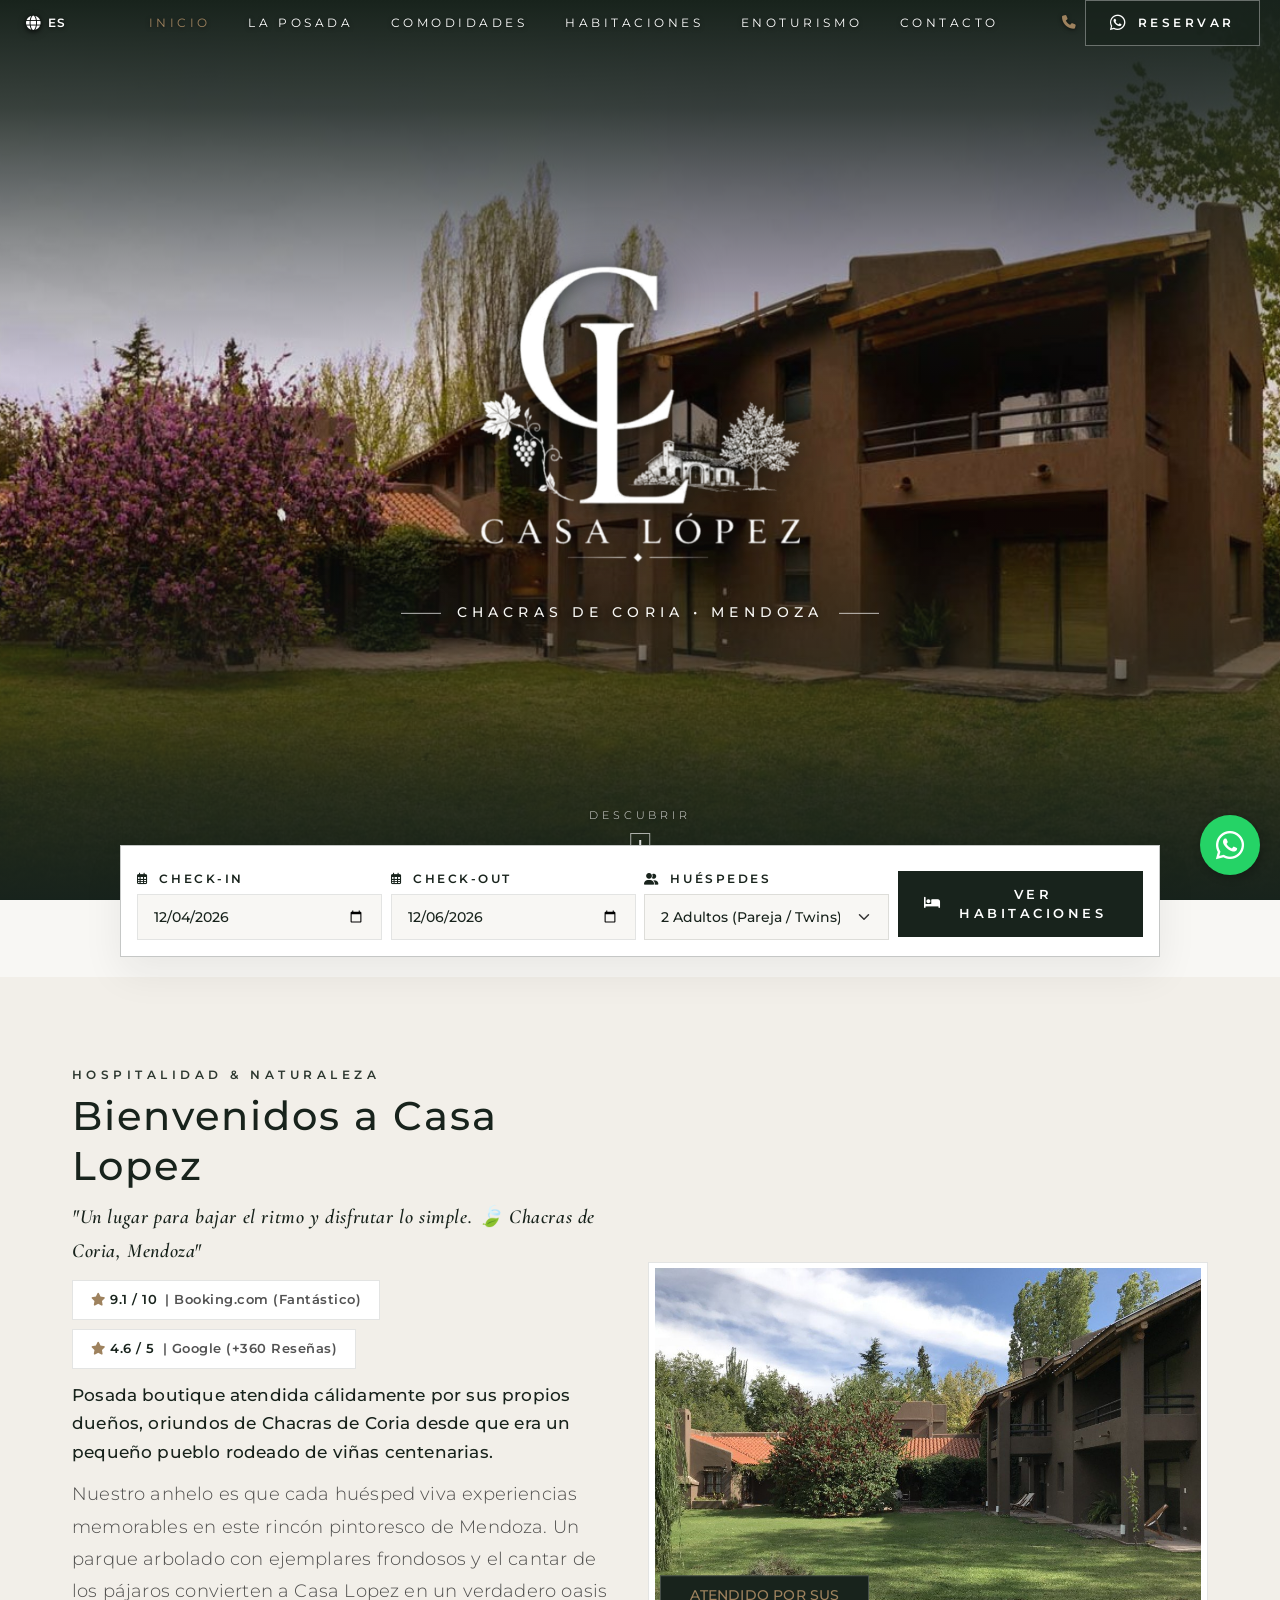
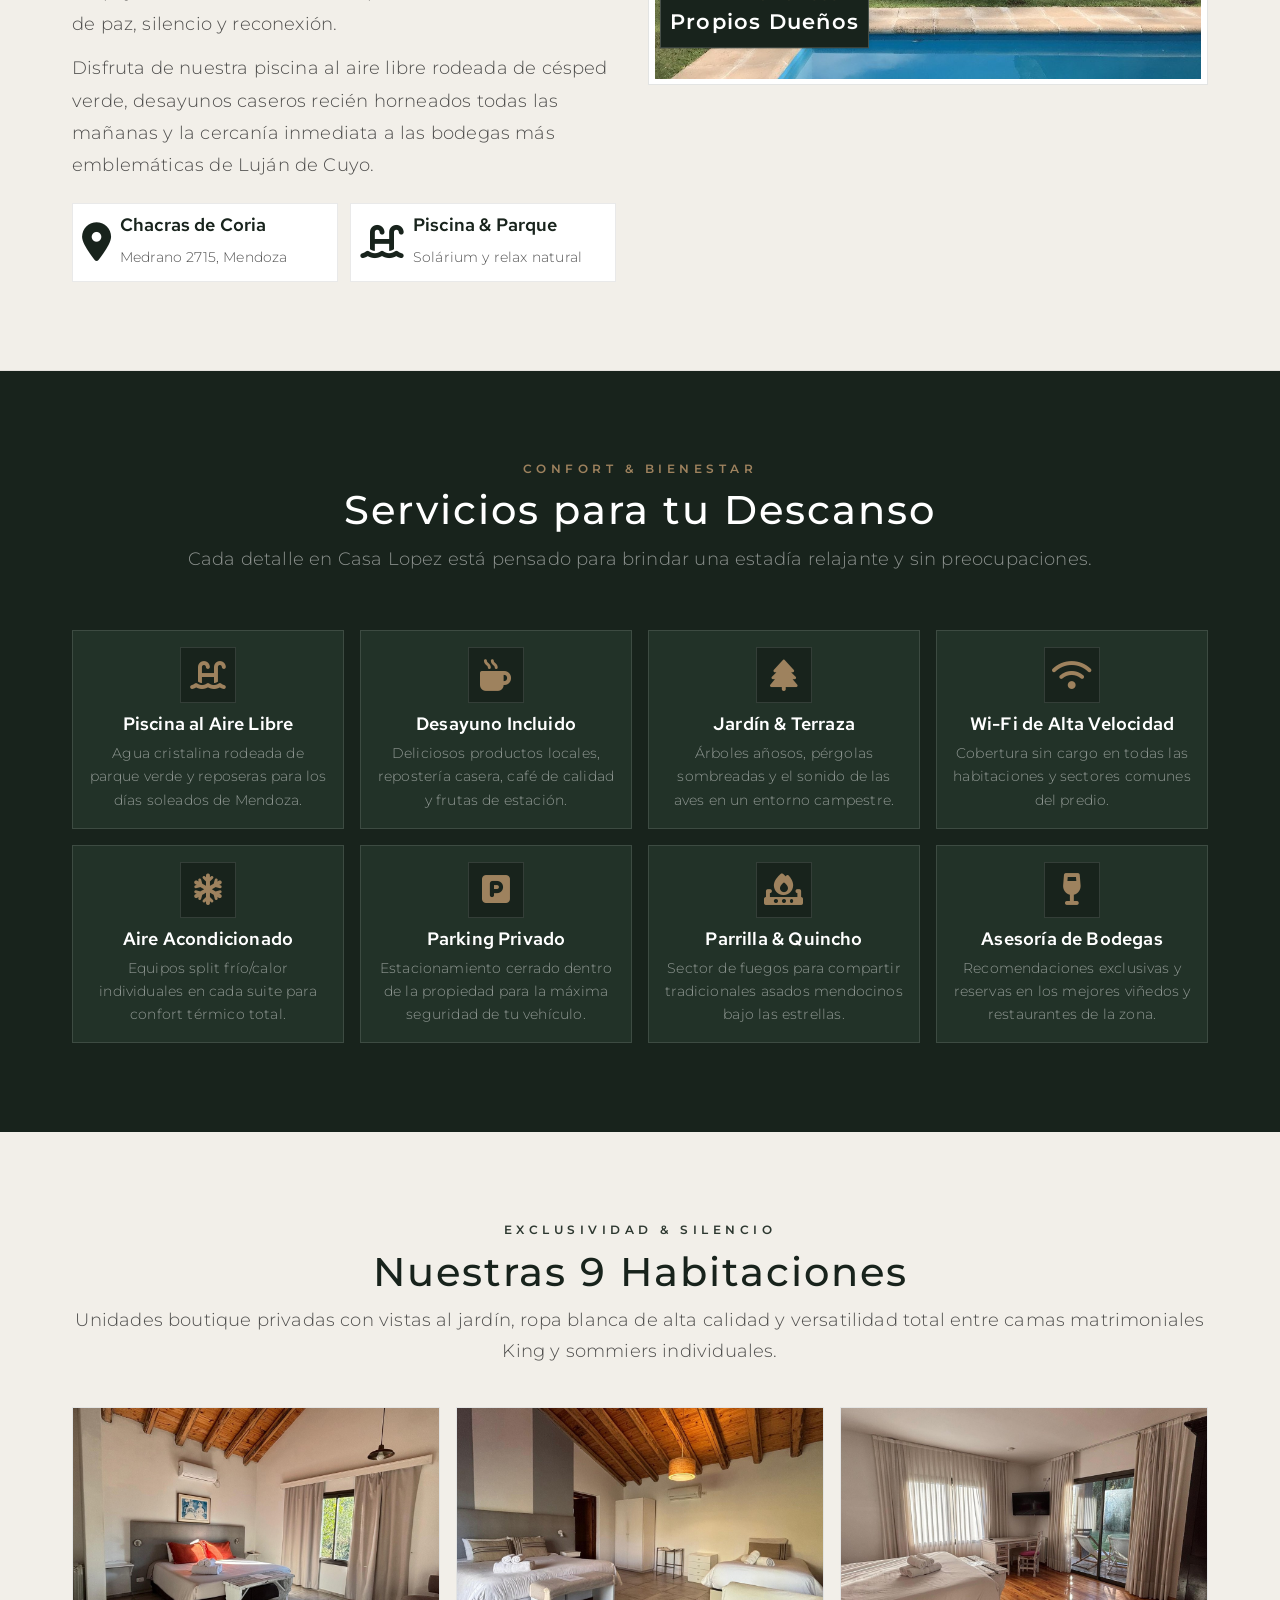
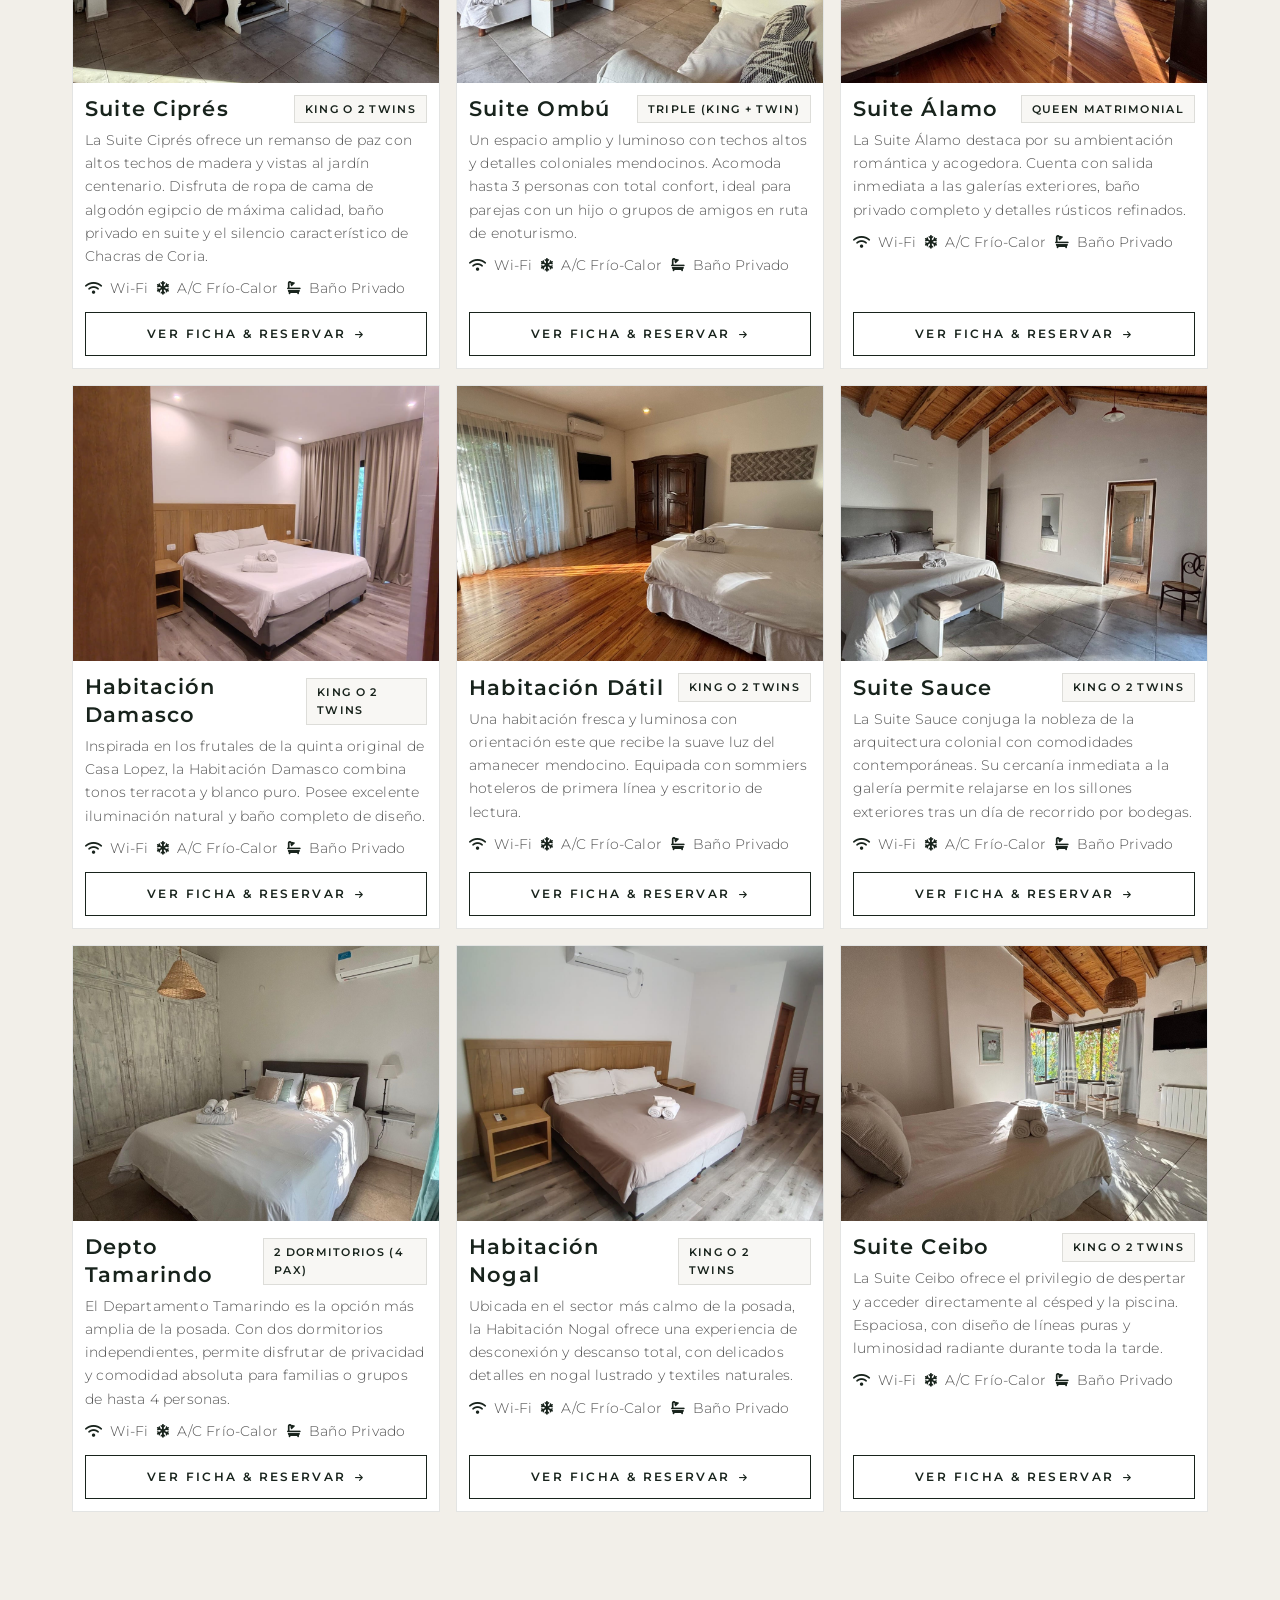
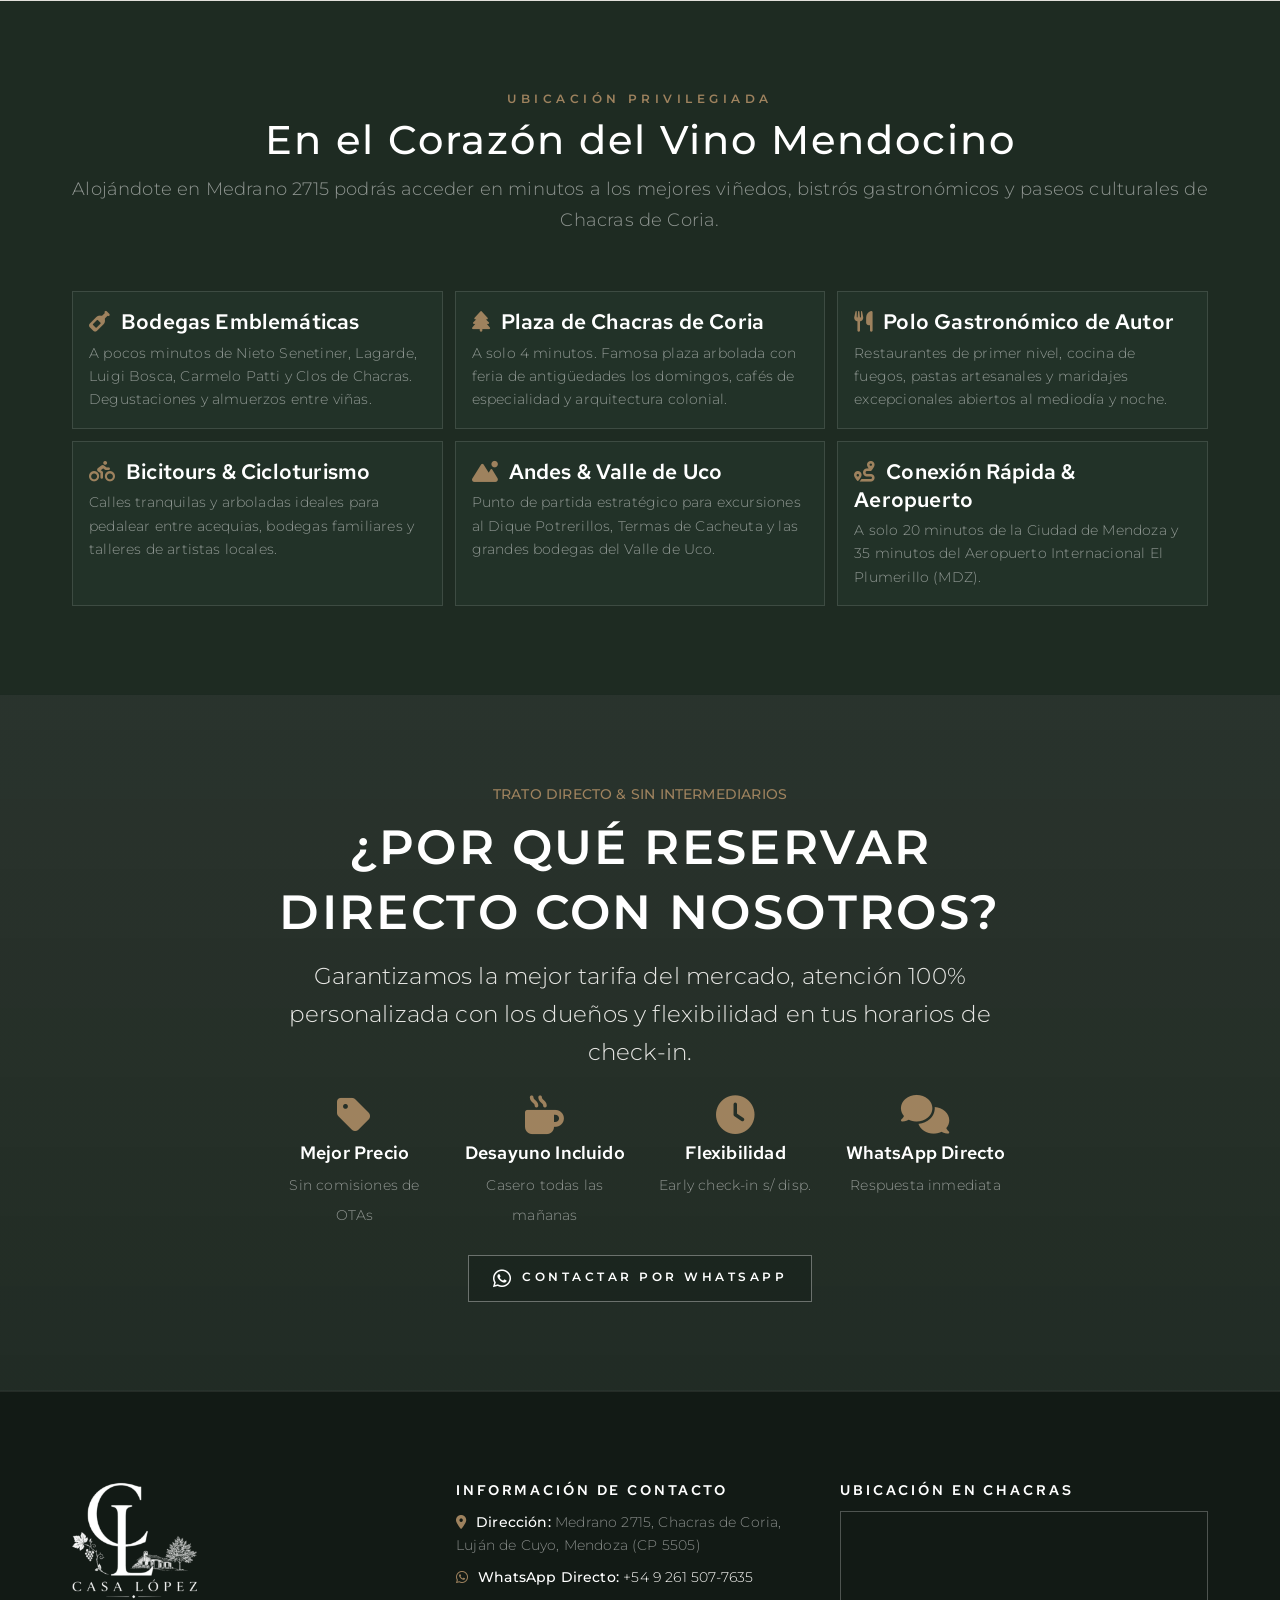
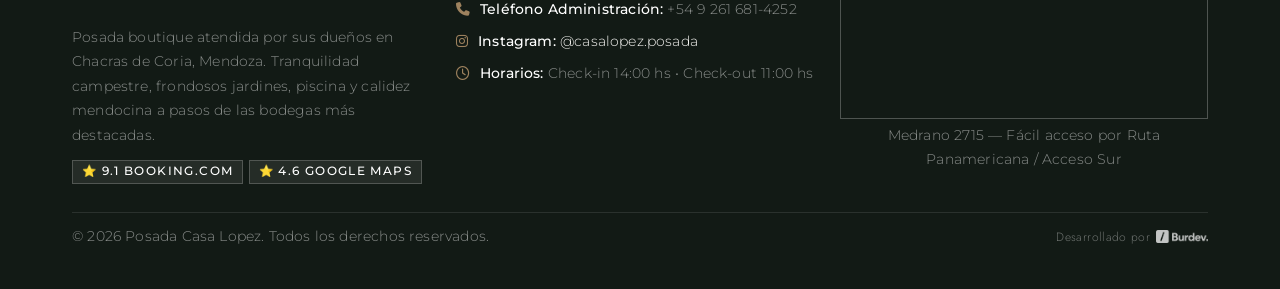
<file: index.html>
<!DOCTYPE html>
<html lang="es" data-bs-theme="light">
<head>
    <meta charset="utf-8">
    <meta name="viewport" content="width=device-width, initial-scale=1.0">
    <title>Casa Lopez — Posada Boutique en Chacras de Coria, Mendoza</title>
    <meta name="description" content="Posada Casa Lopez en Chacras de Coria, Mendoza. Un lugar para bajar el ritmo y disfrutar lo simple. Atendida por sus dueños entre viñedos y árboles añosos. 9 habitaciones exclusivas, piscina, solárium y desayuno casero.">
    <meta name="keywords" content="Casa Lopez, Posada Casa Lopez, hotel Chacras de Coria, posada Mendoza, enoturismo Mendoza, alojamiento Lujan de Cuyo, bodegas Mendoza">
    <meta name="author" content="Burdev.">
    
    <!-- Favicon -->
    <link href="assets/img/logos/casa_lopez_completo_hd.png" rel="shortcut icon" type="image/png">
    
    <!-- Open Graph & Social Share -->
    <meta property="og:title" content="Casa Lopez — Posada Boutique en Chacras de Coria, Mendoza">
    <meta property="og:description" content="Un lugar para bajar el ritmo y disfrutar lo simple. Posada boutique atendida por sus dueños entre viñedos centenarios.">
    <meta property="og:image" content="assets/img/hero/posada-pano.jpg">
    <meta property="og:type" content="website">
    
    <!-- Google Fonts: Cormorant Garamond & Montserrat -->
    <link rel="preconnect" href="https://fonts.googleapis.com">
    <link rel="preconnect" href="https://fonts.gstatic.com" crossorigin>
    <link href="https://fonts.googleapis.com/css2?family=Cormorant+Garamond:ital,wght@0,400;0,500;0,600;0,700;1,400;1,600&family=Montserrat:wght@300;400;500;600;700&family=Jost:ital,wght@0,300;0,400;0,500;0,600;1,400&display=swap" rel="stylesheet">
    
    <!-- Icons & Theme Stylesheets -->
    <link href="assets/fonts/hotel-icons/hotel-icons.min.css" rel="stylesheet">
    <link rel="stylesheet" href="https://cdnjs.cloudflare.com/ajax/libs/font-awesome/6.4.2/css/all.min.css">
    <link href="assets/css/plugins.css" rel="stylesheet">
    <link href="assets/css/theme.css" rel="stylesheet">
    <!-- Estilos Sharp Architectural & Nature-Luxury -->
    <link href="assets/css/crillon-luxury.css" rel="stylesheet">
</head>

<body class="vh-100 vw-100">
    <!-- Preloader Luxury -->
    <div id="preloader" class="preloader-luxury">
        <div class="preloader-ambient-glow"></div>
        <div class="preloader-content">
            <div class="preloader-logo-wrap">
                <img src="assets/img/logos/casa_lopez_completo_hd.png" alt="Posada Casa Lopez" class="preloader-luxury-logo">
            </div>
            <div class="preloader-progress-track">
                <div class="preloader-progress-bar"></div>
            </div>
            <p class="preloader-caption">CHACRAS DE CORIA &bull; MENDOZA</p>
        </div>
    </div>
    <!-- /Preloader Luxury -->

    <!-- Header / Navbar Principal (Estilo Crillon Le Brave) -->
    <header id="header" class="fixed-top">
        <div class="header-navbar d-flex align-items-center">
            <div class="container-fluid px-lg-6">
                <nav class="navbar navbar-expand-xl py-0">
                    <!-- Selector de Idioma (Desktop Izquierda en Hero / Móvil) -->
                    <div class="lang-switch-desktop-left align-items-center me-3 me-xl-4">
                        <div class="dropdown lang-dropdown d-inline-flex align-items-center">
                            <button class="btn btn-lang-clean dropdown-toggle" type="button" aria-expanded="false" aria-label="Seleccionar idioma">
                                <i class="fa-solid fa-globe lang-globe"></i>
                                <span class="active-lang-text">ES</span>
                            </button>
                            <ul class="dropdown-menu dropdown-menu-dark lang-dropdown-menu">
                                <li><button type="button" class="dropdown-item lang-btn active" data-lang="es">Español (ES)</button></li>
                                <li><button type="button" class="dropdown-item lang-btn" data-lang="en">English (EN)</button></li>
                                <li><button type="button" class="dropdown-item lang-btn" data-lang="pt">Português (PT)</button></li>
                            </ul>
                        </div>
                    </div>

                    <!-- Brand (Visible en Scroll / Móvil) -->
                    <a class="navbar-brand d-inline-flex align-items-center me-4" href="#hero">
                        <img src="assets/img/logos/casa_lopez_completo_hd.png" alt="Posada Casa Lopez" class="brand-text-logo" style="width: auto; filter: drop-shadow(0px 2px 8px rgba(0,0,0,0.7));">
                    </a>

                    <!-- Mobile Toggler -->
                    <button class="navbar-toggler border-0 shadow-none" type="button" data-bs-toggle="offcanvas" data-bs-target="#offcanvasNavbar" aria-controls="offcanvasNavbar">
                        <i class="fa-solid fa-bars fs-3 text-white"></i>
                    </button>

                    <!-- Offcanvas / Desktop Nav Menu -->
                    <div class="offcanvas offcanvas-navbar offcanvas-start border-end-0" tabindex="-1" id="offcanvasNavbar">
                        <div class="offcanvas-header border-bottom d-flex justify-content-between align-items-center" style="border-color: rgba(255, 255, 255, 0.12) !important;">
                            <a href="#hero" class="d-inline-flex align-items-center">
                                <img src="assets/img/logos/casa_lopez_completo_hd.png" alt="Casa Lopez" style="max-height: 42px; width: auto; filter: drop-shadow(0 2px 6px rgba(0,0,0,0.6));">
                            </a>
                            <div class="d-flex align-items-center gap-3">
                                <div class="dropdown lang-dropdown d-inline-flex align-items-center">
                                    <button class="btn btn-lang-clean dropdown-toggle" type="button" aria-expanded="false" aria-label="Seleccionar idioma">
                                        <i class="fa-solid fa-globe lang-globe"></i>
                                        <span class="active-lang-text">ES</span>
                                    </button>
                                    <ul class="dropdown-menu dropdown-menu-dark dropdown-menu-end lang-dropdown-menu">
                                        <li><button type="button" class="dropdown-item lang-btn active" data-lang="es">Español (ES)</button></li>
                                        <li><button type="button" class="dropdown-item lang-btn" data-lang="en">English (EN)</button></li>
                                        <li><button type="button" class="dropdown-item lang-btn" data-lang="pt">Português (PT)</button></li>
                                    </ul>
                                </div>
                                <button type="button" class="btn-close btn-close-white" data-bs-dismiss="offcanvas" aria-label="Cerrar"></button>
                            </div>
                        </div>
                        <div class="offcanvas-body align-items-center">
                            <ul class="navbar-nav mx-auto gap-2 gap-xl-3">
                                <li class="nav-item">
                                    <a class="nav-link active" href="#hero" data-i18n="nav_home">Inicio</a>
                                </li>
                                <li class="nav-item">
                                    <a class="nav-link" href="#about" data-i18n="nav_about">La Posada</a>
                                </li>
                                <li class="nav-item">
                                    <a class="nav-link" href="#facilities" data-i18n="nav_facilities">Comodidades</a>
                                </li>
                                <li class="nav-item">
                                    <a class="nav-link" href="#rooms" data-i18n="nav_rooms">Habitaciones</a>
                                </li>
                                <li class="nav-item">
                                    <a class="nav-link" href="#services" data-i18n="nav_wine">Enoturismo</a>
                                </li>
                                <li class="nav-item">
                                    <a class="nav-link" href="#footer" data-i18n="nav_contact">Contacto</a>
                                </li>
                            </ul>

                            <!-- Header Actions / Direct CTA -->
                            <div class="d-flex align-items-center gap-3 mt-4 mt-xl-0">
                                <!-- Selector de Idioma (Desktop Derecha al hacer Scroll) -->
                                <div class="lang-switch-desktop-right align-items-center me-1">
                                    <div class="dropdown lang-dropdown d-inline-flex align-items-center">
                                        <button class="btn btn-lang-clean dropdown-toggle" type="button" aria-expanded="false" aria-label="Seleccionar idioma">
                                            <i class="fa-solid fa-globe lang-globe"></i>
                                            <span class="active-lang-text">ES</span>
                                        </button>
                                        <ul class="dropdown-menu dropdown-menu-dark dropdown-menu-end lang-dropdown-menu">
                                            <li><button type="button" class="dropdown-item lang-btn active" data-lang="es">Español (ES)</button></li>
                                            <li><button type="button" class="dropdown-item lang-btn" data-lang="en">English (EN)</button></li>
                                            <li><button type="button" class="dropdown-item lang-btn" data-lang="pt">Português (PT)</button></li>
                                        </ul>
                                    </div>
                                </div>
                                <a href="tel:+5492615077635" class="header-phone-link text-white text-decoration-none d-none d-md-flex align-items-center gap-2 small">
                                    <i class="fa-solid fa-phone text-gold"></i>
                                    <span class="d-none d-xxl-inline">+54 9 261 507-7635</span>
                                </a>
                                <a href="https://wa.me/5492615077635?text=Hola%20Posada%20Casa%20Lopez!%20Quisiera%20consultar%20disponibilidad%20para%20una%20estadia." target="_blank" rel="noopener" class="btn-clb-reserve">
                                    <i class="fa-brands fa-whatsapp fs-6"></i>
                                    <span data-i18n="btn_reserve">Reservar</span>
                                </a>
                            </div>
                        </div>
                    </div>
                </nav>
            </div>
        </div>
    </header>
    <!-- /Header -->

    <main>
        <!-- ==============================================================
             HERO SECTION (EXTRAÍDO DE CRILLON LE BRAVE)
             - Slider fotográfico continuo en fade
             - Sin texto "The art of living in Provence"
             - Logo en HD centrado en el medio
             ============================================================== -->
        <section id="hero">
            <!-- Slider Slides -->
            <div class="hero-crillon-slider">
                <div class="hero-slide-item active" style="background-image: url('assets/img/hero/posada-pano.jpg');"></div>
                <div class="hero-slide-item" style="background-image: url('assets/img/hero/hero-slide-2.jpg');"></div>
                <div class="hero-slide-item" style="background-image: url('assets/img/hero/posada-garden.jpg');"></div>
                <div class="hero-slide-item" style="background-image: url('assets/img/hero/hero-slide-3.jpg');"></div>
                <div class="hero-slide-item" style="background-image: url('assets/img/hero/posada-main.jpg');"></div>
            </div>

            <!-- Overlay Cinematográfico Crillon Le Brave -->
            <div class="hero-crillon-overlay"></div>

            <!-- Center Stage: LOGO Y SUBTÍTULO CENTRADOS AL MEDIO -->
            <div class="hero-center-stage">
                <div class="hero-logo-wrapper">
                    <img src="assets/img/logos/casa_lopez_completo_hd.png" alt="Posada Casa Lopez - Chacras de Coria" class="hero-main-logo">
                    <p class="hero-sub-subtitle" data-i18n="hero_subtitle">Chacras de Coria • Mendoza</p>
                </div>
            </div>

            <!-- Indicador Scroll hacia abajo -->
            <a href="#bookingBar" class="hero-scroll-indicator">
                <span data-i18n="hero_discover">Descubrir</span>
                <div class="hero-scroll-icon"></div>
            </a>
        </section>
        <!-- /Hero Section -->

        <!-- ==============================================================
             BARRA DE RESERVAS FLOTANTE & STICKY (ESTILO CRILLON LE BRAVE)
             ============================================================== -->
        <div id="bookingBar" class="booking-placeholder"></div>
        <div id="checkRoomTop" class="check-room-top pb-6">
            <div class="container">
                <div class="row justify-content-center">
                    <div class="col-12 col-xl-11">
                        <div class="card booking-luxury-card p-4 p-md-5">
                            <form id="bookingInquiryForm" class="row g-3 align-items-center" onsubmit="handleViewRooms(event)">
                                <!-- Check-in -->
                                <div class="col-12 col-md-4 col-lg-3">
                                    <label class="form-label small text-uppercase fw-semibold mb-1">
                                        <i class="fa-regular fa-calendar-days me-1"></i> <span data-i18n="book_checkin">Check-in</span>
                                    </label>
                                    <input type="date" id="inputCheckIn" class="form-control" required>
                                </div>

                                <!-- Check-out -->
                                <div class="col-12 col-md-4 col-lg-3">
                                    <label class="form-label small text-uppercase fw-semibold mb-1">
                                        <i class="fa-regular fa-calendar-days me-1"></i> <span data-i18n="book_checkout">Check-out</span>
                                    </label>
                                    <input type="date" id="inputCheckOut" class="form-control" required>
                                </div>

                                <!-- Huéspedes & Habitación -->
                                <div class="col-12 col-md-4 col-lg-3">
                                    <label class="form-label small text-uppercase fw-semibold mb-1">
                                        <i class="fa-solid fa-user-group me-1"></i> <span data-i18n="book_guests">Huéspedes</span>
                                    </label>
                                    <select id="selectGuests" class="form-select">
                                        <option value="1 Huésped">1 Adulto</option>
                                        <option value="2 Huéspedes (Pareja)" selected>2 Adultos (Pareja / Twins)</option>
                                        <option value="3 Huéspedes">3 Adultos</option>
                                        <option value="4 Huéspedes (Familia)">4 Personas (Familia)</option>
                                        <option value="Grupo / Evento">+5 Personas (Grupo)</option>
                                    </select>
                                </div>

                                <!-- Botón Ver Habitaciones -->
                                <div class="col-12 col-lg-3 mt-md-4 mt-lg-3 pt-md-2">
                                    <button type="submit" class="btn btn-search-booking w-100 d-flex align-items-center justify-content-center gap-2">
                                        <i class="fa-solid fa-bed"></i>
                                        <span data-i18n="book_btn">Ver Habitaciones</span>
                                    </button>
                                </div>
                            </form>
                        </div>
                    </div>
                </div>
            </div>
        </div>
        <!-- /Barra de Reservas -->

        <!-- ==============================================================
             SECCIÓN NOSOTROS: LA POSADA CASA LOPEZ
             ============================================================== -->
        <section id="about" class="pt-16 pb-16 bg-stone-surface">
            <div class="container">
                <div class="row align-items-center g-5">
                    <div class="col-lg-6">
                        <div class="pe-lg-5">
                            <span class="section-tag d-block mb-2" data-i18n="about_tag">Hospitalidad & Naturaleza</span>
                            <h2 class="section-title mb-3" data-i18n="about_title">Bienvenidos a Casa Lopez</h2>
                            
                            <!-- Frase Identitaria de Instagram @casalopez.posada -->
                            <p class="fst-italic text-navy mb-4 title-editorial" style="font-size: 1.25rem;">
                                <span data-i18n="about_quote">"Un lugar para bajar el ritmo y disfrutar lo simple. 🍃 Chacras de Coria, Mendoza"</span>
                            </p>

                            <!-- Badges de Reputación Reales -->
                            <div class="d-flex flex-wrap gap-3 mb-4">
                                <div class="badge-rating">
                                    <span class="text-navy"><i class="fa-solid fa-star text-gold"></i> 9.1 / 10</span>
                                    <span class="text-muted">| Booking.com (Fantástico)</span>
                                </div>
                                <div class="badge-rating">
                                    <span class="text-navy"><i class="fa-solid fa-star text-gold"></i> 4.6 / 5</span>
                                    <span class="text-muted">| Google (+360 Reseñas)</span>
                                </div>
                            </div>

                            <p class="lead mb-4" style="font-size: 1.05rem; line-height: 1.7; color: var(--clb-text-navy); font-weight: 500;">
                                <span data-i18n="about_lead">Posada boutique atendida cálidamente por sus propios dueños, oriundos de Chacras de Coria desde que era un pequeño pueblo rodeado de viñas centenarias.</span>
                            </p>
                            <p class="text-muted mb-4" style="line-height: 1.8;">
                                <span data-i18n="about_p1">Nuestro anhelo es que cada huésped viva experiencias memorables en este rincón pintoresco de Mendoza. Un parque arbolado con ejemplares frondosos y el cantar de los pájaros convierten a Casa Lopez en un verdadero oasis de paz, silencio y reconexión.</span>
                            </p>
                            <p class="text-muted mb-5" style="line-height: 1.8;">
                                <span data-i18n="about_p2">Disfruta de nuestra piscina al aire libre rodeada de césped verde, desayunos caseros recién horneados todas las mañanas y la cercanía inmediata a las bodegas más emblemáticas de Luján de Cuyo.</span>
                            </p>

                            <!-- Mini Features -->
                            <div class="row g-4 pt-2">
                                <div class="col-sm-6">
                                    <div class="d-flex align-items-center p-3 bg-white border border-opacity-10 shadow-none">
                                        <i class="fa-solid fa-location-dot fs-2 text-navy me-3"></i>
                                        <div>
                                            <h6 class="fw-bold mb-1 text-navy">Chacras de Coria</h6>
                                            <small class="text-muted">Medrano 2715, Mendoza</small>
                                        </div>
                                    </div>
                                </div>
                                <div class="col-sm-6">
                                    <div class="d-flex align-items-center p-3 bg-white border border-opacity-10 shadow-none">
                                        <i class="fa-solid fa-water-ladder fs-2 text-navy me-3"></i>
                                        <div>
                                            <h6 class="fw-bold mb-1 text-navy" data-i18n="about_feat_pool_title">Piscina & Parque</h6>
                                            <small class="text-muted" data-i18n="about_feat_pool_sub">Solárium y relax natural</small>
                                        </div>
                                    </div>
                                </div>
                            </div>
                        </div>
                    </div>

                    <!-- Foto Destacada de la Posada -->
                    <div class="col-lg-6">
                        <div class="position-relative">
                            <div class="card-luxury overflow-hidden p-2">
                                <img src="assets/img/rooms/posada-main.jpg" class="img-fluid w-100" alt="Jardín y fachada de Casa Lopez" style="max-height: 520px; object-fit: cover;">
                            </div>
                            <!-- Floating Seal -->
                            <div class="position-absolute bottom-0 start-0 translate-middle-y p-3 shadow-sm ms-4 border text-center" style="background: var(--clb-primary); border-color: rgba(255, 255, 255, 0.2) !important;">
                                <span class="d-block text-gold text-uppercase small letter-spacing-1 fw-semibold" data-i18n="about_owners_badge_1">Atendido por sus</span>
                                <span class="h5 fw-bold text-white mb-0 serif-font" data-i18n="about_owners_badge_2">Propios Dueños</span>
                            </div>
                        </div>
                    </div>
                </div>
            </div>
        </section>
        <!-- /Sección Nosotros -->

        <!-- ==============================================================
             SECCIÓN COMODIDADES & INSTALACIONES (FONDO VERDE BOTÁNICO)
             ============================================================== -->
        <section id="facilities" class="pt-16 pb-16 text-center position-relative bg-botanical-dark text-white">
            <div class="container">
                <div class="max-w-2xl mx-auto mb-12">
                    <span class="section-tag text-gold d-block mb-2" data-i18n="fac_tag">Confort & Bienestar</span>
                    <h2 class="section-title text-white mb-3" data-i18n="fac_title">Servicios para tu Descanso</h2>
                    <p class="text-white-50 fs-6"><span data-i18n="fac_desc">Cada detalle en Casa Lopez está pensado para brindar una estadía relajante y sin preocupaciones.</span></p>
                </div>

                <div class="row g-4 g-lg-5 justify-content-center">
                    <!-- Facility 1: Piscina -->
                    <div class="col-6 col-md-4 col-lg-3">
                        <div class="facility-card-dark h-100 p-4 p-lg-5 text-center">
                            <div class="facility-icon-badge-dark mx-auto mb-3">
                                <i class="fa-solid fa-water-ladder fs-3"></i>
                            </div>
                            <h5 class="fw-bold mb-2 text-white fs-6" data-i18n="fac_pool_title">Piscina al Aire Libre</h5>
                            <p class="text-white-50 small mb-0 d-none d-sm-block"><span data-i18n="fac_pool_desc">Agua cristalina rodeada de parque verde y reposeras para los días soleados de Mendoza.</span></p>
                        </div>
                    </div>

                    <!-- Facility 2: Desayuno -->
                    <div class="col-6 col-md-4 col-lg-3">
                        <div class="facility-card-dark h-100 p-4 p-lg-5 text-center">
                            <div class="facility-icon-badge-dark mx-auto mb-3">
                                <i class="fa-solid fa-mug-hot fs-3"></i>
                            </div>
                            <h5 class="fw-bold mb-2 text-white fs-6" data-i18n="fac_breakfast_title">Desayuno Incluido</h5>
                            <p class="text-white-50 small mb-0 d-none d-sm-block"><span data-i18n="fac_breakfast_desc">Deliciosos productos locales, repostería casera, café de calidad y frutas de estación.</span></p>
                        </div>
                    </div>

                    <!-- Facility 3: Parque & Jardín -->
                    <div class="col-6 col-md-4 col-lg-3">
                        <div class="facility-card-dark h-100 p-4 p-lg-5 text-center">
                            <div class="facility-icon-badge-dark mx-auto mb-3">
                                <i class="fa-solid fa-tree fs-3"></i>
                            </div>
                            <h5 class="fw-bold mb-2 text-white fs-6" data-i18n="fac_garden_title">Jardín & Terraza</h5>
                            <p class="text-white-50 small mb-0 d-none d-sm-block"><span data-i18n="fac_garden_desc">Árboles añosos, pérgolas sombreadas y el sonido de las aves en un entorno campestre.</span></p>
                        </div>
                    </div>

                    <!-- Facility 4: WiFi -->
                    <div class="col-6 col-md-4 col-lg-3">
                        <div class="facility-card-dark h-100 p-4 p-lg-5 text-center">
                            <div class="facility-icon-badge-dark mx-auto mb-3">
                                <i class="fa-solid fa-wifi fs-3"></i>
                            </div>
                            <h5 class="fw-bold mb-2 text-white fs-6" data-i18n="fac_wifi_title">Wi-Fi de Alta Velocidad</h5>
                            <p class="text-white-50 small mb-0 d-none d-sm-block"><span data-i18n="fac_wifi_desc">Cobertura sin cargo en todas las habitaciones y sectores comunes del predio.</span></p>
                        </div>
                    </div>

                    <!-- Facility 5: Climatización -->
                    <div class="col-6 col-md-4 col-lg-3">
                        <div class="facility-card-dark h-100 p-4 p-lg-5 text-center">
                            <div class="facility-icon-badge-dark mx-auto mb-3">
                                <i class="fa-solid fa-snowflake fs-3"></i>
                            </div>
                            <h5 class="fw-bold mb-2 text-white fs-6" data-i18n="fac_ac_title">Aire Acondicionado</h5>
                            <p class="text-white-50 small mb-0 d-none d-sm-block"><span data-i18n="fac_ac_desc">Equipos split frío/calor individuales en cada suite para confort térmico total.</span></p>
                        </div>
                    </div>

                    <!-- Facility 6: Parking -->
                    <div class="col-6 col-md-4 col-lg-3">
                        <div class="facility-card-dark h-100 p-4 p-lg-5 text-center">
                            <div class="facility-icon-badge-dark mx-auto mb-3">
                                <i class="fa-solid fa-square-parking fs-3"></i>
                            </div>
                            <h5 class="fw-bold mb-2 text-white fs-6" data-i18n="fac_parking_title">Parking Privado</h5>
                            <p class="text-white-50 small mb-0 d-none d-sm-block"><span data-i18n="fac_parking_desc">Estacionamiento cerrado dentro de la propiedad para la máxima seguridad de tu vehículo.</span></p>
                        </div>
                    </div>

                    <!-- Facility 7: Parrilla -->
                    <div class="col-6 col-md-4 col-lg-3">
                        <div class="facility-card-dark h-100 p-4 p-lg-5 text-center">
                            <div class="facility-icon-badge-dark mx-auto mb-3">
                                <i class="fa-solid fa-fire-burner fs-3"></i>
                            </div>
                            <h5 class="fw-bold mb-2 text-white fs-6">Parrilla & Quincho</h5>
                            <p class="text-white-50 small mb-0 d-none d-sm-block">Sector de fuegos para compartir tradicionales asados mendocinos bajo las estrellas.</p>
                        </div>
                    </div>

                    <!-- Facility 8: Enoturismo -->
                    <div class="col-6 col-md-4 col-lg-3">
                        <div class="facility-card-dark h-100 p-4 p-lg-5 text-center">
                            <div class="facility-icon-badge-dark mx-auto mb-3">
                                <i class="fa-solid fa-wine-glass fs-3"></i>
                            </div>
                            <h5 class="fw-bold mb-2 text-white fs-6" data-i18n="fac_wine_title">Asesoría de Bodegas</h5>
                            <p class="text-white-50 small mb-0 d-none d-sm-block">Recomendaciones exclusivas y reservas en los mejores viñedos y restaurantes de la zona.</p>
                        </div>
                    </div>
                </div>
            </div>
        </section>
        <!-- /Sección Comodidades -->

        <!-- ==============================================================
             SECCIÓN HABITACIONES: CATÁLOGO DE LAS 9 UNIDADES REALES
             ============================================================== -->
        <section id="rooms" class="pt-16 pb-16 bg-stone-surface">
            <div class="container">
                <div class="text-center max-w-2xl mx-auto mb-10">
                    <span class="section-tag d-block mb-2">Exclusividad & Silencio</span>
                    <h2 class="section-title mb-3">Nuestras 9 Habitaciones</h2>
                    <p class="text-muted">Unidades boutique privadas con vistas al jardín, ropa blanca de alta calidad y versatilidad total entre camas matrimoniales King y sommiers individuales.</p>
                </div>

                <!-- Banner dinámico de fechas activas -->
                <div id="availabilityBanner" class="alert d-none align-items-center justify-content-between mb-8 p-3 p-md-4 bg-white border border-dark border-opacity-10 shadow-sm" style="border-left: 5px solid var(--clb-primary) !important;">
                    <div class="d-flex align-items-center gap-3">
                        <i class="fa-solid fa-calendar-check text-gold fs-4"></i>
                        <span id="availabilityBannerText" class="small fw-semibold text-navy"></span>
                    </div>
                    <span class="badge bg-botanical-dark text-white text-uppercase py-2 px-3 d-none d-md-inline-block" style="letter-spacing: 0.12em; font-size: 0.72rem;">Mejor Tarifa Online</span>
                </div>

                <div class="row g-4 g-lg-5">
                    <!-- Room 1: Suite Ciprés -->
                    <div class="col-md-6 col-lg-4">
                        <div class="card card-luxury room-card-clickable h-100 overflow-hidden" onclick="goToRoomDetail('cipres')">
                            <div class="overflow-hidden">
                                <img src="assets/img/rooms/cypres.jpg" class="card-img-top room-card-img w-100" alt="Suite Ciprés">
                            </div>
                            <div class="card-body p-4 d-flex flex-column justify-content-between">
                                <div>
                                    <div class="d-flex justify-content-between align-items-center mb-2">
                                        <h4 class="h5 fw-bold mb-0 text-navy">Suite Ciprés</h4>
                                        <span class="room-badge-bed">King o 2 Twins</span>
                                    </div>
                                    <p class="text-muted small mb-3">Dos cómodos sommiers individuales unibles en Cama King matrimonial. Vista directa al parque y calma ininterrumpida.</p>
                                    <ul class="list-unstyled d-flex flex-wrap gap-3 text-muted small mb-4">
                                        <li><i class="fa-solid fa-wifi text-navy me-1"></i> Wi-Fi</li>
                                        <li><i class="fa-solid fa-snowflake text-navy me-1"></i> A/C Frío-Calor</li>
                                        <li><i class="fa-solid fa-bath text-navy me-1"></i> Baño Privado</li>
                                    </ul>
                                </div>
                                <a href="javascript:void(0)" onclick="goToRoomDetail('cipres'); event.stopPropagation();" class="btn-room-action w-100 justify-content-center">
                                    <span data-i18n="room_btn_view">Ver Ficha & Reservar</span>
                                    <i class="fa-solid fa-arrow-right small"></i>
                                </a>
                            </div>
                        </div>
                    </div>

                    <!-- Room 2: Suite Ombú -->
                    <div class="col-md-6 col-lg-4">
                        <div class="card card-luxury room-card-clickable h-100 overflow-hidden" onclick="goToRoomDetail('ombu')">
                            <div class="overflow-hidden">
                                <img src="assets/img/rooms/ombu.jpg" class="card-img-top room-card-img w-100" alt="Suite Ombú">
                            </div>
                            <div class="card-body p-4 d-flex flex-column justify-content-between">
                                <div>
                                    <div class="d-flex justify-content-between align-items-center mb-2">
                                        <h4 class="h5 fw-bold mb-0 text-navy">Suite Ombú</h4>
                                        <span class="room-badge-bed">Hasta 3 Pax</span>
                                    </div>
                                    <p class="text-muted small mb-3">1 Cama Matrimonial King separable + 1 Cama Individual de plaza y media. Gran amplitud, ideal para familias reducidas o amigos.</p>
                                    <ul class="list-unstyled d-flex flex-wrap gap-3 text-muted small mb-4">
                                        <li><i class="fa-solid fa-wifi text-navy me-1"></i> Wi-Fi</li>
                                        <li><i class="fa-solid fa-snowflake text-navy me-1"></i> A/C Frío-Calor</li>
                                        <li><i class="fa-solid fa-bath text-navy me-1"></i> Baño Privado</li>
                                    </ul>
                                </div>
                                <a href="javascript:void(0)" onclick="goToRoomDetail('ombu'); event.stopPropagation();" class="btn-room-action w-100 justify-content-center">
                                    <span data-i18n="room_btn_view">Ver Ficha & Reservar</span>
                                    <i class="fa-solid fa-arrow-right small"></i>
                                </a>
                            </div>
                        </div>
                    </div>

                    <!-- Room 3: Suite Álamo -->
                    <div class="col-md-6 col-lg-4">
                        <div class="card card-luxury room-card-clickable h-100 overflow-hidden" onclick="goToRoomDetail('alamo')">
                            <div class="overflow-hidden">
                                <img src="assets/img/rooms/alamo.jpg" class="card-img-top room-card-img w-100" alt="Suite Álamo">
                            </div>
                            <div class="card-body p-4 d-flex flex-column justify-content-between">
                                <div>
                                    <div class="d-flex justify-content-between align-items-center mb-2">
                                        <h4 class="h5 fw-bold mb-0 text-navy">Suite Álamo</h4>
                                        <span class="room-badge-bed">Queen Matrimonial</span>
                                    </div>
                                    <p class="text-muted small mb-3">1 Cama Queen matrimonial fija. Nuestra suite más íntima y romántica, perfecta para parejas en viaje de bodas o escapada de enoturismo.</p>
                                    <ul class="list-unstyled d-flex flex-wrap gap-3 text-muted small mb-4">
                                        <li><i class="fa-solid fa-wifi text-navy me-1"></i> Wi-Fi</li>
                                        <li><i class="fa-solid fa-snowflake text-navy me-1"></i> A/C Frío-Calor</li>
                                        <li><i class="fa-solid fa-bath text-navy me-1"></i> Baño Privado</li>
                                    </ul>
                                </div>
                                <a href="javascript:void(0)" onclick="goToRoomDetail('alamo'); event.stopPropagation();" class="btn-room-action w-100 justify-content-center">
                                    <span data-i18n="room_btn_view">Ver Ficha & Reservar</span>
                                    <i class="fa-solid fa-arrow-right small"></i>
                                </a>
                            </div>
                        </div>
                    </div>

                    <!-- Room 4: Habitación Damasco -->
                    <div class="col-md-6 col-lg-4">
                        <div class="card card-luxury room-card-clickable h-100 overflow-hidden" onclick="goToRoomDetail('damasco')">
                            <div class="overflow-hidden">
                                <img src="assets/img/rooms/damasco.jpg" class="card-img-top room-card-img w-100" alt="Habitación Damasco">
                            </div>
                            <div class="card-body p-4 d-flex flex-column justify-content-between">
                                <div>
                                    <div class="d-flex justify-content-between align-items-center mb-2">
                                        <h4 class="h5 fw-bold mb-0 text-navy">Habitación Damasco</h4>
                                        <span class="room-badge-bed">King o 2 Twins</span>
                                    </div>
                                    <p class="text-muted small mb-3">1 Cama King separable en 2 camas individuales sommier. Cálidos tonos terrosos y ventanal con ventilación natural.</p>
                                    <ul class="list-unstyled d-flex flex-wrap gap-3 text-muted small mb-4">
                                        <li><i class="fa-solid fa-wifi text-navy me-1"></i> Wi-Fi</li>
                                        <li><i class="fa-solid fa-snowflake text-navy me-1"></i> A/C Frío-Calor</li>
                                        <li><i class="fa-solid fa-bath text-navy me-1"></i> Baño Privado</li>
                                    </ul>
                                </div>
                                <a href="javascript:void(0)" onclick="goToRoomDetail('damasco'); event.stopPropagation();" class="btn-room-action w-100 justify-content-center">
                                    <span data-i18n="room_btn_view">Ver Ficha & Reservar</span>
                                    <i class="fa-solid fa-arrow-right small"></i>
                                </a>
                            </div>
                        </div>
                    </div>

                    <!-- Room 5: Habitación Dátil -->
                    <div class="col-md-6 col-lg-4">
                        <div class="card card-luxury room-card-clickable h-100 overflow-hidden" onclick="goToRoomDetail('datil')">
                            <div class="overflow-hidden">
                                <img src="assets/img/rooms/datil.jpg" class="card-img-top room-card-img w-100" alt="Habitación Dátil">
                            </div>
                            <div class="card-body p-4 d-flex flex-column justify-content-between">
                                <div>
                                    <div class="d-flex justify-content-between align-items-center mb-2">
                                        <h4 class="h5 fw-bold mb-0 text-navy">Habitación Dátil</h4>
                                        <span class="room-badge-bed">King o 2 Twins</span>
                                    </div>
                                    <p class="text-muted small mb-3">1 Cama King separable en 2 sommiers individuales. Gran entrada de luz solar matutina y tranquilidad sonora.</p>
                                    <ul class="list-unstyled d-flex flex-wrap gap-3 text-muted small mb-4">
                                        <li><i class="fa-solid fa-wifi text-navy me-1"></i> Wi-Fi</li>
                                        <li><i class="fa-solid fa-snowflake text-navy me-1"></i> A/C Frío-Calor</li>
                                        <li><i class="fa-solid fa-bath text-navy me-1"></i> Baño Privado</li>
                                    </ul>
                                </div>
                                <a href="javascript:void(0)" onclick="goToRoomDetail('datil'); event.stopPropagation();" class="btn-room-action w-100 justify-content-center">
                                    <span data-i18n="room_btn_view">Ver Ficha & Reservar</span>
                                    <i class="fa-solid fa-arrow-right small"></i>
                                </a>
                            </div>
                        </div>
                    </div>

                    <!-- Room 6: Suite Sauce -->
                    <div class="col-md-6 col-lg-4">
                        <div class="card card-luxury room-card-clickable h-100 overflow-hidden" onclick="goToRoomDetail('sauce')">
                            <div class="overflow-hidden">
                                <img src="assets/img/rooms/sauce.jpg" class="card-img-top room-card-img w-100" alt="Suite Sauce">
                            </div>
                            <div class="card-body p-4 d-flex flex-column justify-content-between">
                                <div>
                                    <div class="d-flex justify-content-between align-items-center mb-2">
                                        <h4 class="h5 fw-bold mb-0 text-navy">Suite Sauce</h4>
                                        <span class="room-badge-bed">King o 2 Twins</span>
                                    </div>
                                    <p class="text-muted small mb-3">1 Cama King separable en 2 sommiers individuales. Inmediata cercanía a la galería exterior para disfrutar de lecturas al aire libre.</p>
                                    <ul class="list-unstyled d-flex flex-wrap gap-3 text-muted small mb-4">
                                        <li><i class="fa-solid fa-wifi text-navy me-1"></i> Wi-Fi</li>
                                        <li><i class="fa-solid fa-snowflake text-navy me-1"></i> A/C Frío-Calor</li>
                                        <li><i class="fa-solid fa-bath text-navy me-1"></i> Baño Privado</li>
                                    </ul>
                                </div>
                                <a href="javascript:void(0)" onclick="goToRoomDetail('sauce'); event.stopPropagation();" class="btn-room-action w-100 justify-content-center">
                                    <span data-i18n="room_btn_view">Ver Ficha & Reservar</span>
                                    <i class="fa-solid fa-arrow-right small"></i>
                                </a>
                            </div>
                        </div>
                    </div>

                    <!-- Room 7: Depto Tamarindo -->
                    <div class="col-md-6 col-lg-4">
                        <div class="card card-luxury room-card-clickable h-100 overflow-hidden" onclick="goToRoomDetail('tamarindo')">
                            <div class="overflow-hidden">
                                <img src="assets/img/rooms/tamarindo.jpg" class="card-img-top room-card-img w-100" alt="Departamento Tamarindo">
                            </div>
                            <div class="card-body p-4 d-flex flex-column justify-content-between">
                                <div>
                                    <div class="d-flex justify-content-between align-items-center mb-2">
                                        <h4 class="h5 fw-bold mb-0 text-navy">Depto Tamarindo</h4>
                                        <span class="room-badge-bed">2 Dormitorios (4 Pax)</span>
                                    </div>
                                    <p class="text-muted small mb-3">Unidad especial con dos dormitorios separados: 1 con cama matrimonial Queen + 1 con 2 sommiers individuales. Ideal familias.</p>
                                    <ul class="list-unstyled d-flex flex-wrap gap-3 text-muted small mb-4">
                                        <li><i class="fa-solid fa-wifi text-navy me-1"></i> Wi-Fi</li>
                                        <li><i class="fa-solid fa-snowflake text-navy me-1"></i> A/C Frío-Calor</li>
                                        <li><i class="fa-solid fa-bath text-navy me-1"></i> Baño Privado</li>
                                    </ul>
                                </div>
                                <a href="javascript:void(0)" onclick="goToRoomDetail('tamarindo'); event.stopPropagation();" class="btn-room-action w-100 justify-content-center">
                                    <span data-i18n="room_btn_view">Ver Ficha & Reservar</span>
                                    <i class="fa-solid fa-arrow-right small"></i>
                                </a>
                            </div>
                        </div>
                    </div>

                    <!-- Room 8: Habitación Nogal -->
                    <div class="col-md-6 col-lg-4">
                        <div class="card card-luxury room-card-clickable h-100 overflow-hidden" onclick="goToRoomDetail('nogal')">
                            <div class="overflow-hidden">
                                <img src="assets/img/rooms/nogal.jpg" class="card-img-top room-card-img w-100" alt="Habitación Nogal">
                            </div>
                            <div class="card-body p-4 d-flex flex-column justify-content-between">
                                <div>
                                    <div class="d-flex justify-content-between align-items-center mb-2">
                                        <h4 class="h5 fw-bold mb-0 text-navy">Habitación Nogal</h4>
                                        <span class="room-badge-bed">King o 2 Twins</span>
                                    </div>
                                    <p class="text-muted small mb-3">1 Cama King separable en 2 camas individuales sommier. Entorno sumamente silencioso que garantiza un descanso reparador.</p>
                                    <ul class="list-unstyled d-flex flex-wrap gap-3 text-muted small mb-4">
                                        <li><i class="fa-solid fa-wifi text-navy me-1"></i> Wi-Fi</li>
                                        <li><i class="fa-solid fa-snowflake text-navy me-1"></i> A/C Frío-Calor</li>
                                        <li><i class="fa-solid fa-bath text-navy me-1"></i> Baño Privado</li>
                                    </ul>
                                </div>
                                <a href="javascript:void(0)" onclick="goToRoomDetail('nogal'); event.stopPropagation();" class="btn-room-action w-100 justify-content-center">
                                    <span data-i18n="room_btn_view">Ver Ficha & Reservar</span>
                                    <i class="fa-solid fa-arrow-right small"></i>
                                </a>
                            </div>
                        </div>
                    </div>

                    <!-- Room 9: Suite Ceibo -->
                    <div class="col-md-6 col-lg-4">
                        <div class="card card-luxury room-card-clickable h-100 overflow-hidden" onclick="goToRoomDetail('ceibo')">
                            <div class="overflow-hidden">
                                <img src="assets/img/rooms/ceibo.jpg" class="card-img-top room-card-img w-100" alt="Suite Ceibo">
                            </div>
                            <div class="card-body p-4 d-flex flex-column justify-content-between">
                                <div>
                                    <div class="d-flex justify-content-between align-items-center mb-2">
                                        <h4 class="h5 fw-bold mb-0 text-navy">Suite Ceibo</h4>
                                        <span class="room-badge-bed">King o 2 Twins</span>
                                    </div>
                                    <p class="text-muted small mb-3">1 Cama King separable en 2 camas individuales sommier. Decoración artesanal con maderas nobles y textiles mendocinos.</p>
                                    <ul class="list-unstyled d-flex flex-wrap gap-3 text-muted small mb-4">
                                        <li><i class="fa-solid fa-wifi text-navy me-1"></i> Wi-Fi</li>
                                        <li><i class="fa-solid fa-snowflake text-navy me-1"></i> A/C Frío-Calor</li>
                                        <li><i class="fa-solid fa-bath text-navy me-1"></i> Baño Privado</li>
                                    </ul>
                                </div>
                                <a href="javascript:void(0)" onclick="goToRoomDetail('ceibo'); event.stopPropagation();" class="btn-room-action w-100 justify-content-center">
                                    <span data-i18n="room_btn_view">Ver Ficha & Reservar</span>
                                    <i class="fa-solid fa-arrow-right small"></i>
                                </a>
                            </div>
                        </div>
                    </div>
                </div>
            </div>
        </section>
        <!-- /Sección Habitaciones -->

        <!-- ==============================================================
             SECCIÓN ENOTURISMO & ATRACTIVOS (FONDO VERDE BOTÁNICO)
             ============================================================== -->
        <section id="services" class="pt-16 pb-16 position-relative bg-botanical-surface text-white">
            <div class="container">
                <div class="text-center max-w-2xl mx-auto mb-12">
                    <span class="section-tag text-gold d-block mb-2">Ubicación Privilegiada</span>
                    <h2 class="section-title text-white mb-3">En el Corazón del Vino Mendocino</h2>
                    <p class="text-white-50">Alojándote en Medrano 2715 podrás acceder en minutos a los mejores viñedos, bistrós gastronómicos y paseos culturales de Chacras de Coria.</p>
                </div>

                <div class="row g-4">
                    <div class="col-md-4">
                        <div class="p-4 p-lg-5 card-luxury-dark h-100">
                            <h5 class="fw-bold mb-2 text-white"><i class="fa-solid fa-wine-bottle text-gold me-2"></i> Bodegas Emblemáticas</h5>
                            <p class="text-white-50 mb-0 small">A pocos minutos de Nieto Senetiner, Lagarde, Luigi Bosca, Carmelo Patti y Clos de Chacras. Degustaciones y almuerzos entre viñas.</p>
                        </div>
                    </div>

                    <div class="col-md-4">
                        <div class="p-4 p-lg-5 card-luxury-dark h-100">
                            <h5 class="fw-bold mb-2 text-white"><i class="fa-solid fa-tree text-gold me-2"></i> Plaza de Chacras de Coria</h5>
                            <p class="text-white-50 mb-0 small">A solo 4 minutos. Famosa plaza arbolada con feria de antigüedades los domingos, cafés de especialidad y arquitectura colonial.</p>
                        </div>
                    </div>

                    <div class="col-md-4">
                        <div class="p-4 p-lg-5 card-luxury-dark h-100">
                            <h5 class="fw-bold mb-2 text-white"><i class="fa-solid fa-utensils text-gold me-2"></i> Polo Gastronómico de Autor</h5>
                            <p class="text-white-50 mb-0 small">Restaurantes de primer nivel, cocina de fuegos, pastas artesanales y maridajes excepcionales abiertos al mediodía y noche.</p>
                        </div>
                    </div>

                    <div class="col-md-4">
                        <div class="p-4 p-lg-5 card-luxury-dark h-100">
                            <h5 class="fw-bold mb-2 text-white"><i class="fa-solid fa-person-biking text-gold me-2"></i> Bicitours & Cicloturismo</h5>
                            <p class="text-white-50 mb-0 small">Calles tranquilas y arboladas ideales para pedalear entre acequias, bodegas familiares y talleres de artistas locales.</p>
                        </div>
                    </div>

                    <div class="col-md-4">
                        <div class="p-4 p-lg-5 card-luxury-dark h-100">
                            <h5 class="fw-bold mb-2 text-white"><i class="fa-solid fa-mountain-sun text-gold me-2"></i> Andes & Valle de Uco</h5>
                            <p class="text-white-50 mb-0 small">Punto de partida estratégico para excursiones al Dique Potrerillos, Termas de Cacheuta y las grandes bodegas del Valle de Uco.</p>
                        </div>
                    </div>

                    <div class="col-md-4">
                        <div class="p-4 p-lg-5 card-luxury-dark h-100">
                            <h5 class="fw-bold mb-2 text-white"><i class="fa-solid fa-route text-gold me-2"></i> Conexión Rápida & Aeropuerto</h5>
                            <p class="text-white-50 mb-0 small">A solo 20 minutos de la Ciudad de Mendoza y 35 minutos del Aeropuerto Internacional El Plumerillo (MDZ).</p>
                        </div>
                    </div>
                </div>
            </div>
        </section>
        <!-- /Sección Enoturismo -->

        <!-- ==============================================================
             BANNER DE BENEFICIOS POR RESERVA DIRECTA
             ============================================================== -->
        <section id="directBenefits" class="position-relative py-16 text-center text-white" style="background: linear-gradient(rgba(24, 35, 28, 0.92), rgba(24, 35, 28, 0.96)), url('assets/img/hero/posada-pano.jpg') center/cover no-repeat fixed;">
            <div class="container">
                <div class="row justify-content-center">
                    <div class="col-12 col-xl-8 col-lg-10">
                        <span class="text-gold text-uppercase fw-semibold small letter-spacing-2 d-block mb-3">Trato Directo & Sin Intermediarios</span>
                        <h2 class="display-5 fw-bold text-uppercase text-white mb-4" style="letter-spacing: 0.05em;">¿Por qué reservar directo con nosotros?</h2>
                        <p class="lead mb-5" style="color: #F8F7F4; opacity: 0.92;">
                            Garantizamos la mejor tarifa del mercado, atención 100% personalizada con los dueños y flexibilidad en tus horarios de check-in.
                        </p>
                        
                        <div class="row g-4 text-center justify-content-center mb-5">
                            <div class="col-6 col-md-3">
                                <div class="p-3">
                                    <i class="fa-solid fa-tag text-gold fs-2 mb-2"></i>
                                    <h6 class="fw-bold text-white mb-1">Mejor Precio</h6>
                                    <small class="text-white-50">Sin comisiones de OTAs</small>
                                </div>
                            </div>
                            <div class="col-6 col-md-3">
                                <div class="p-3">
                                    <i class="fa-solid fa-mug-hot text-gold fs-2 mb-2"></i>
                                    <h6 class="fw-bold text-white mb-1">Desayuno Incluido</h6>
                                    <small class="text-white-50" data-i18n="ben_2_desc">Casero todas las mañanas</small>
                                </div>
                            </div>
                            <div class="col-6 col-md-3">
                                <div class="p-3">
                                    <i class="fa-solid fa-clock text-gold fs-2 mb-2"></i>
                                    <h6 class="fw-bold text-white mb-1" data-i18n="ben_3_title">Flexibilidad</h6>
                                    <small class="text-white-50" data-i18n="ben_3_desc">Early check-in s/ disp.</small>
                                </div>
                            </div>
                            <div class="col-6 col-md-3">
                                <div class="p-3">
                                    <i class="fa-solid fa-comments text-gold fs-2 mb-2"></i>
                                    <h6 class="fw-bold text-white mb-1" data-i18n="ben_4_title">WhatsApp Directo</h6>
                                    <small class="text-white-50" data-i18n="ben_4_desc">Respuesta inmediata</small>
                                </div>
                            </div>
                        </div>

                        <a href="https://wa.me/5492615077635?text=Hola%20Casa%20Lopez!%20Quiero%20consultar%20la%20tarifa%20directa%20para%20una%20reserva." target="_blank" class="btn btn-clb-reserve px-5 py-3 fs-6">
                            <i class="fa-brands fa-whatsapp fs-5"></i>
                            <span data-i18n="ben_btn">Contactar por WhatsApp</span>
                        </a>
                    </div>
                </div>
            </div>
        </section>
        <!-- /Banner Beneficios -->
    </main>

    <!-- ==============================================================
         FOOTER & CONTACTO (SIGNATURE CRILLON LE BRAVE)
         ============================================================== -->
    <footer id="footer" class="footer-crillon pt-16 pb-8">
        <div class="container">
            <div class="row g-5 mb-8">
                <!-- Columna 1: Identidad -->
                <div class="col-lg-4">
                    <img src="assets/img/logos/casa_lopez_completo_hd.png" alt="Posada Casa Lopez" style="max-height: 125px; width: auto; margin-bottom: 20px;">
                    <p class="text-white-50 mb-4 small" style="line-height: 1.8;">
                        <span data-i18n="footer_desc">Posada boutique atendida por sus dueños en Chacras de Coria, Mendoza. Tranquilidad campestre, frondosos jardines, piscina y calidez mendocina a pasos de las bodegas más destacadas.</span>
                    </p>
                    <div class="d-flex flex-wrap gap-2">
                        <span class="badge px-3 py-2 fw-semibold" style="background-color: rgba(255, 255, 255, 0.08); color: #FFFFFF; border: 1px solid rgba(255, 255, 255, 0.2); border-radius: 0; text-transform: uppercase; letter-spacing: 0.12em; font-size: 0.72rem;">⭐ 9.1 Booking.com</span>
                        <span class="badge px-3 py-2 fw-semibold" style="background-color: rgba(255, 255, 255, 0.08); color: #FFFFFF; border: 1px solid rgba(255, 255, 255, 0.2); border-radius: 0; text-transform: uppercase; letter-spacing: 0.12em; font-size: 0.72rem;">⭐ 4.6 Google Maps</span>
                    </div>
                </div>

                <!-- Columna 2: Contacto & Teléfonos -->
                <div class="col-lg-4">
                    <h5 class="fw-bold text-uppercase text-white mb-4" style="letter-spacing: 0.18rem; font-size: 0.9rem;" data-i18n="footer_contact_title">Información de Contacto</h5>
                    <ul class="list-unstyled text-white-50 mb-0 d-flex flex-column gap-3 small">
                        <li>
                            <i class="fa-solid fa-location-dot text-gold me-2"></i>
                            <strong class="text-white" data-i18n="footer_addr_lbl">Dirección:</strong> Medrano 2715, Chacras de Coria, Luján de Cuyo, Mendoza (CP 5505)
                        </li>
                        <li>
                            <i class="fa-brands fa-whatsapp text-gold me-2"></i>
                            <strong class="text-white" data-i18n="footer_wa_lbl">WhatsApp Directo:</strong> <a href="https://wa.me/5492615077635" target="_blank" class="text-decoration-none" style="color: #F8F7F4;">+54 9 261 507-7635</a>
                        </li>
                        <li>
                            <i class="fa-solid fa-phone text-gold me-2"></i>
                            <strong class="text-white" data-i18n="footer_tel_lbl">Teléfono Administración:</strong> <a href="tel:+5492616814252" class="text-white-50 text-decoration-none">+54 9 261 681-4252</a>
                        </li>
                        <li>
                            <i class="fa-brands fa-instagram text-gold me-2"></i>
                            <strong class="text-white">Instagram:</strong> <a href="https://www.instagram.com/casalopez.posada/?hl=es" target="_blank" rel="noopener" class="text-decoration-none" style="color: #F8F7F4;">@casalopez.posada</a>
                        </li>
                        <li>
                            <i class="fa-regular fa-clock text-gold me-2"></i>
                            <strong class="text-white" data-i18n="footer_hours_lbl">Horarios:</strong> <span data-i18n="footer_hours_val">Check-in 14:00 hs • Check-out 11:00 hs</span>
                        </li>
                    </ul>
                </div>

                <!-- Columna 3: Mapa Interactivo -->
                <div class="col-lg-4">
                    <h5 class="fw-bold text-uppercase text-white mb-4" style="letter-spacing: 0.18rem; font-size: 0.9rem;" data-i18n="footer_map_title">Ubicación en Chacras</h5>
                    <div class="ratio ratio-16x9 overflow-hidden shadow-none border border-white border-opacity-25">
                        <iframe src="https://maps.google.com/maps?q=Medrano%202715,%20Chacras%20de%20Coria,%20Mendoza&t=&z=15&ie=UTF8&iwloc=&output=embed" width="100%" height="200" style="border:0;" allowfullscreen="" loading="lazy"></iframe>
                    </div>
                    <small class="d-block text-white-50 mt-2 text-center"><span data-i18n="footer_map_hint">Medrano 2715 — Fácil acceso por Ruta Panamericana / Acceso Sur</span></small>
                </div>
            </div>

            <!-- Developer Signature -->
            <div class="py-4 border-top border-white border-opacity-10 text-center">
                <div class="d-flex flex-column flex-sm-row justify-content-between align-items-center gap-2">
                    <span class="text-white-50 small"><span data-i18n="footer_rights">© 2026 Posada Casa Lopez. Todos los derechos reservados.</span></span>
                    <div class="d-inline-flex justify-content-center align-items-center gap-1 opacity-75 burdev-signature">
                        <span class="text-white-50 burdev-label"><span data-i18n="footer_dev_by">Desarrollado por</span></span>
                        <a href="https://burdev.pages.dev" target="_blank" rel="noopener noreferrer" style="text-decoration: none; display: inline-flex; align-items: center;" title="Burdev.">
                            <img src="assets/img/logos/burdev-logo.png" alt="Burdev." class="burdev-img" style="height: 13px; width: auto; object-fit: contain; vertical-align: middle; margin-left: 2px;">
                        </a>
                    </div>
                </div>
            </div>
        </div>
    </footer>
    <!-- /Footer -->

    <!-- Botón WhatsApp Flotante -->
    <a href="https://wa.me/5492615077635?text=Hola%20Posada%20Casa%20Lopez!%20Quisiera%20consultar%20disponibilidad%20para%20una%20estadia." class="float btn-whatsapp" target="_blank" rel="noopener" title="Consultar por WhatsApp">
        <i class="fa-brands fa-whatsapp my-float"></i>
    </a>

    <!-- Scripts de Terceros y Tema -->
    <script src="assets/vendor/jquery/jquery-3.7.1.min.js"></script>
    <script src="assets/js/plugins.js"></script>
    <script src="assets/js/i18n.js"></script>
    <script src="assets/js/theme.js"></script>

    <!-- Script de Automatización del Hero Slider y Sticky Booking -->
    <script>
        document.addEventListener("DOMContentLoaded", function () {
            // 1. SLIDER FOTOGRÁFICO ELEGANTE
            const slides = document.querySelectorAll('.hero-slide-item');
            let currentSlide = 0;
            const slideInterval = 5500; // 5.5 segundos por foto

            if (slides.length > 1) {
                setInterval(function () {
                    slides[currentSlide].classList.remove('active');
                    currentSlide = (currentSlide + 1) % slides.length;
                    slides[currentSlide].classList.add('active');
                }, slideInterval);
            }

            // 2. NAVBAR SCROLL EFFECT
            const header = document.getElementById('header');
            window.addEventListener('scroll', function () {
                if (window.scrollY > 80) {
                    header.classList.add('header-scrolled');
                } else {
                    header.classList.remove('header-scrolled');
                }
            });

            // Cerrar menú offcanvas en mobile al pulsar cualquier enlace de sección
            const offcanvasEl = document.getElementById('offcanvasNavbar');
            if (offcanvasEl) {
                offcanvasEl.querySelectorAll('.navbar-nav .nav-link').forEach(link => {
                    link.addEventListener('click', function () {
                        if (typeof bootstrap !== 'undefined' && bootstrap.Offcanvas) {
                            const inst = bootstrap.Offcanvas.getInstance(offcanvasEl) || new bootstrap.Offcanvas(offcanvasEl);
                            if (inst) inst.hide();
                        }
                    });
                });
            }

            // 3. SET DEFAULT DATES IN INQUIRY FORM (Hoy + 2 días)
            const checkInInput = document.getElementById('inputCheckIn');
            const checkOutInput = document.getElementById('inputCheckOut');
            if (checkInInput && checkOutInput) {
                const today = new Date();
                const afterTomorrow = new Date();
                afterTomorrow.setDate(today.getDate() + 2);

                const formatDate = (date) => {
                    const y = date.getFullYear();
                    const m = String(date.getMonth() + 1).padStart(2, '0');
                    const d = String(date.getDate()).padStart(2, '0');
                    return `${y}-${m}-${d}`;
                };

                checkInInput.min = formatDate(today);
                checkInInput.value = formatDate(today);

                checkOutInput.min = formatDate(today);
                checkOutInput.value = formatDate(afterTomorrow);

                checkInInput.addEventListener('change', function () {
                    if (checkInInput.value >= checkOutInput.value) {
                        const newOut = new Date(checkInInput.value);
                        newOut.setDate(newOut.getDate() + 1);
                        checkOutInput.value = formatDate(newOut);
                    }
                });
            }
        });

        // 4. FUNCIÓN PARA VER HABITACIONES Y DESPLAZARSE CON PARÁMETROS
        function handleViewRooms(event) {
            if (event) event.preventDefault();
            const checkIn = document.getElementById('inputCheckIn').value;
            const checkOut = document.getElementById('inputCheckOut').value;
            const guests = document.getElementById('selectGuests').value;

            const banner = document.getElementById('availabilityBanner');
            const bannerText = document.getElementById('availabilityBannerText');
            if (banner && bannerText) {
                bannerText.innerHTML = `Tarifas y disponibilidad para <strong>${guests}</strong> del <strong>${checkIn}</strong> al <strong>${checkOut}</strong>. Hacé clic en cualquier suite para ver su ficha y reservar online con Mercado Pago.`;
                banner.classList.remove('d-none');
                banner.classList.add('d-flex');
            }

            const roomsSec = document.getElementById('rooms');
            if (roomsSec) {
                roomsSec.scrollIntoView({ behavior: 'smooth' });
            }
        }

        // 5. FUNCIÓN PARA IR A LA PÁGINA PROPIA DE LA HABITACIÓN CON FECHAS
        function goToRoomDetail(roomId) {
            const checkIn = document.getElementById('inputCheckIn')?.value || '';
            const checkOut = document.getElementById('inputCheckOut')?.value || '';
            const guests = encodeURIComponent(document.getElementById('selectGuests')?.value || '2 Huéspedes (Pareja)');
            window.location.href = `habitacion.html?id=${roomId}&checkin=${checkIn}&checkout=${checkOut}&guests=${guests}`;
        }
    </script>
</body>
</html>
</file>
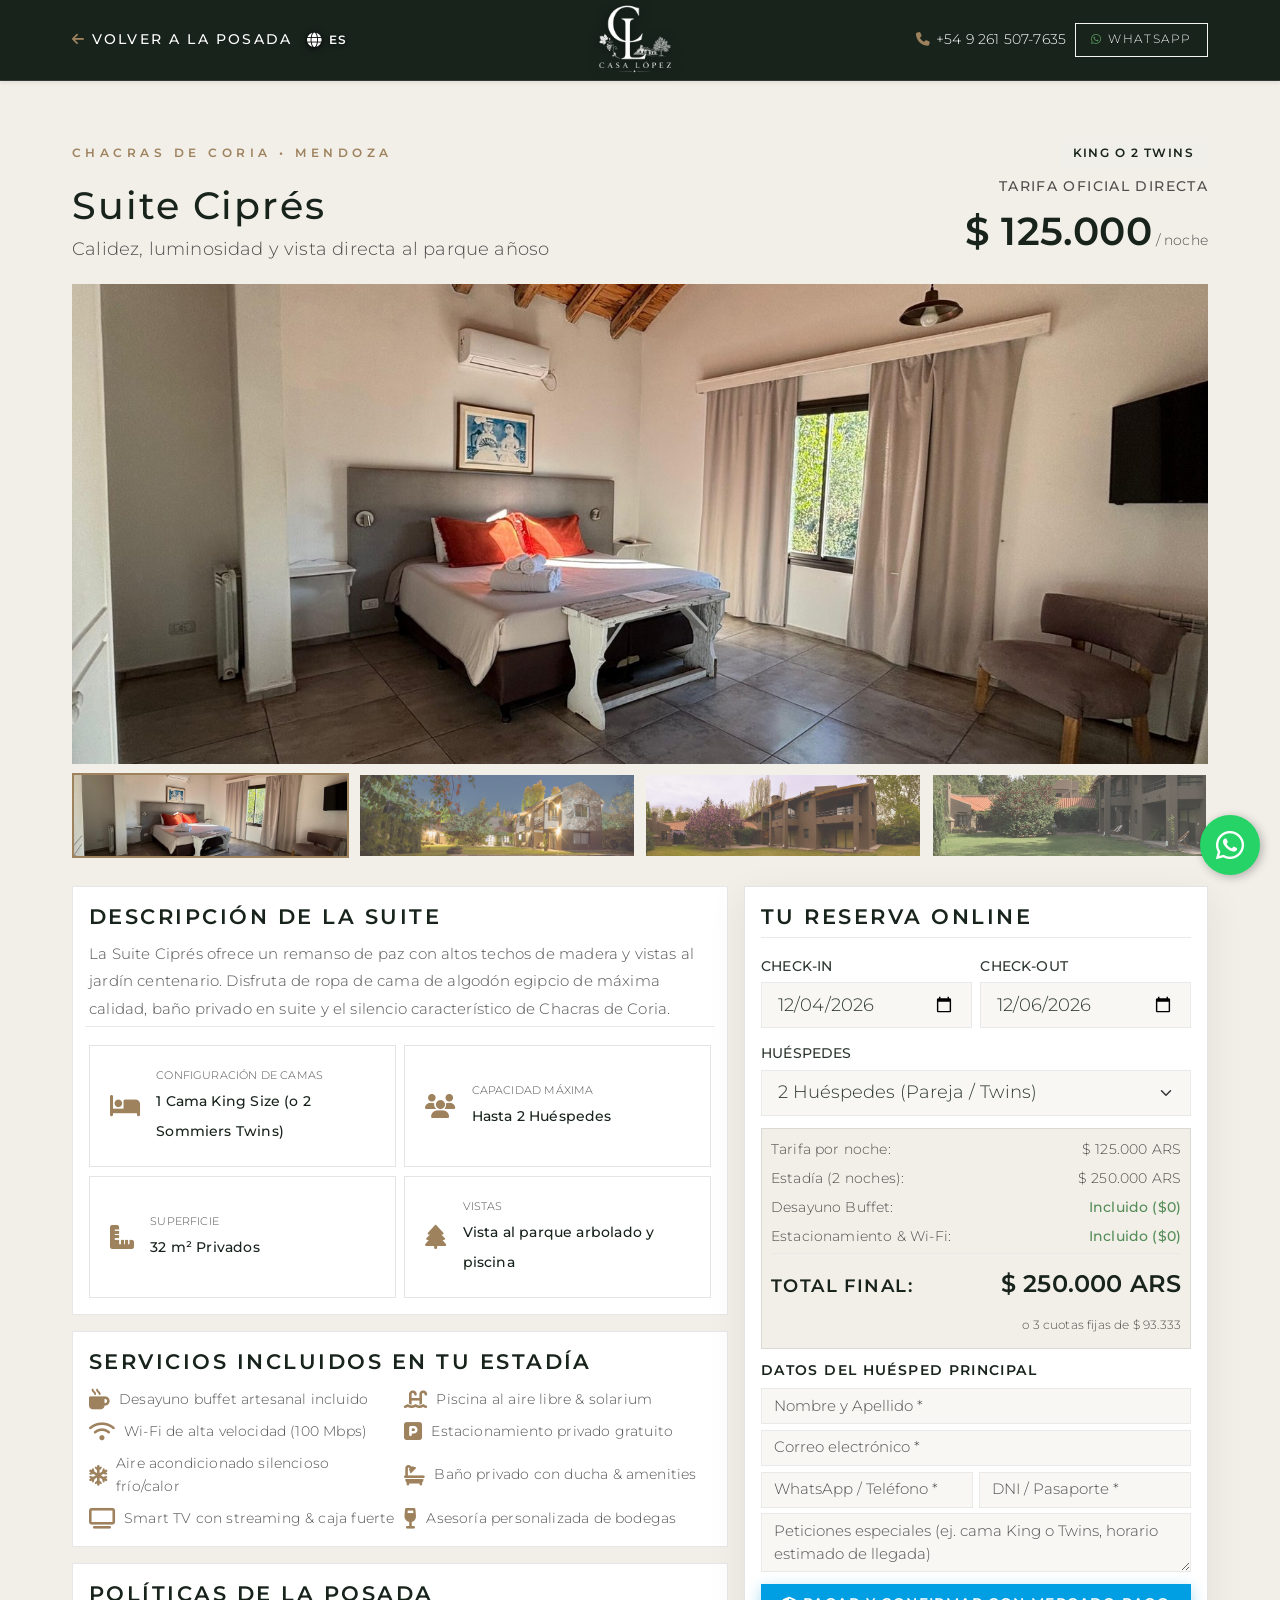
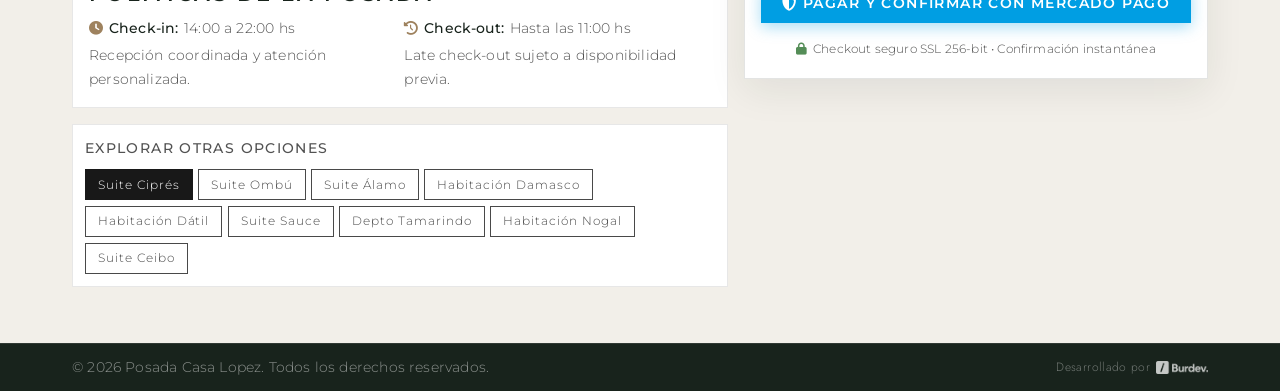
<file: habitacion.html>
<!DOCTYPE html>
<html lang="es" class="h-100">
<head>
    <meta charset="utf-8">
    <meta name="viewport" content="width=device-width, initial-scale=1">
    <title>Reserva de Habitación • Posada Casa Lopez</title>
    <meta name="description" content="Reserva directa y checkout online para Posada Casa Lopez en Chacras de Coria, Mendoza. Mejor tarifa online garantizada.">
    <link rel="shortcut icon" href="assets/img/logos/favicon.png" type="image/x-icon">

    <!-- Google Fonts -->
    <link rel="preconnect" href="https://fonts.googleapis.com">
    <link rel="preconnect" href="https://fonts.gstatic.com" crossorigin>
    <link href="https://fonts.googleapis.com/css2?family=Cinzel:wght@400;500;600;700&family=Montserrat:ital,wght@0,300;0,400;0,500;0,600;0,700;1,400&family=Cormorant+Garamond:ital,wght@0,400;0,600;1,400&display=swap" rel="stylesheet">

    <!-- FontAwesome 6 -->
    <link rel="stylesheet" href="https://cdnjs.cloudflare.com/ajax/libs/font-awesome/6.5.1/css/all.min.css">

    <!-- Google Fonts: Cormorant Garamond, Montserrat & Jost -->
    <link rel="preconnect" href="https://fonts.googleapis.com">
    <link rel="preconnect" href="https://fonts.gstatic.com" crossorigin>
    <link href="https://fonts.googleapis.com/css2?family=Cormorant+Garamond:ital,wght@0,400;0,500;0,600;0,700;1,400;1,600&family=Montserrat:wght@300;400;500;600;700&family=Jost:ital,wght@0,300;0,400;0,500;0,600;1,400&display=swap" rel="stylesheet">

    <!-- CSS Plugins & Base -->
    <link href="assets/css/plugins.css" rel="stylesheet">
    <link href="assets/css/theme.css" rel="stylesheet">
    <link href="assets/css/crillon-luxury.css" rel="stylesheet">
</head>
<body class="bg-stone-surface d-flex flex-column h-100">

    <!-- Preloader Luxury -->
    <div id="preloader" class="preloader-luxury">
        <div class="preloader-ambient-glow"></div>
        <div class="preloader-content">
            <div class="preloader-logo-wrap">
                <img src="assets/img/logos/casa_lopez_completo_hd.png" alt="Posada Casa Lopez" class="preloader-luxury-logo">
            </div>
            <div class="preloader-progress-track">
                <div class="preloader-progress-bar"></div>
            </div>
            <p class="preloader-caption">CHACRAS DE CORIA &bull; MENDOZA</p>
        </div>
    </div>
    <!-- /Preloader Luxury -->

    <!-- Header Superior -->
    <header class="room-detail-header sticky-top shadow-sm">
        <div class="container">
            <div class="d-flex align-items-center justify-content-between">
                <div class="d-flex align-items-center gap-3">
                    <a href="index.html#rooms" class="d-inline-flex align-items-center gap-2 text-white text-decoration-none small text-uppercase fw-semibold" style="letter-spacing: 0.16em;">
                        <i class="fa-solid fa-arrow-left text-gold"></i>
                        <span data-i18n="room_back_link">Volver a la Posada</span>
                    </a>
                    <div class="dropdown lang-dropdown d-inline-flex align-items-center">
                        <button class="btn btn-lang-clean dropdown-toggle" type="button" aria-expanded="false" aria-label="Seleccionar idioma">
                            <i class="fa-solid fa-globe lang-globe"></i>
                            <span class="active-lang-text">ES</span>
                        </button>
                        <ul class="dropdown-menu dropdown-menu-dark lang-dropdown-menu">
                            <li><button type="button" class="dropdown-item lang-btn active" data-lang="es">Español (ES)</button></li>
                            <li><button type="button" class="dropdown-item lang-btn" data-lang="en">English (EN)</button></li>
                            <li><button type="button" class="dropdown-item lang-btn" data-lang="pt">Português (PT)</button></li>
                        </ul>
                    </div>
                </div>

                <a href="index.html" class="d-inline-flex align-items-center">
                    <img src="assets/img/logos/casa_lopez_completo_hd.png" alt="Posada Casa Lopez" class="room-header-logo" style="width: auto; filter: drop-shadow(0 2px 6px rgba(0,0,0,0.6));">
                </a>

                <div class="d-flex align-items-center gap-3">
                    <a href="tel:+5492615077635" class="text-white text-decoration-none d-none d-md-flex align-items-center gap-2 small">
                        <i class="fa-solid fa-phone text-gold"></i>
                        <span class="d-none d-lg-inline">+54 9 261 507-7635</span>
                    </a>
                    <a href="https://wa.me/5492615077635" target="_blank" rel="noopener" class="btn btn-outline-light btn-sm text-uppercase d-none d-sm-inline-flex align-items-center gap-2" style="font-size: 0.72rem; letter-spacing: 0.14em; padding: 7px 15px;">
                        <i class="fa-brands fa-whatsapp text-success"></i>
                        <span>WhatsApp</span>
                    </a>
                </div>
            </div>
        </div>
    </header>

    <!-- Main Content -->
    <main class="flex-shrink-0 py-8 py-lg-12">
        <div class="container">

            <!-- Breadcrumb / Header Titular de la Suite -->
            <div class="mb-6">
                <div class="d-flex flex-wrap align-items-center justify-content-between gap-3 mb-2">
                    <span class="section-tag text-gold d-inline-block">Chacras de Coria • Mendoza</span>
                    <span id="roomBadgePill" class="room-spec-pill">King o 2 Twins</span>
                </div>
                <div class="d-flex flex-column flex-md-row justify-content-between align-items-md-end gap-3">
                    <div>
                        <h1 id="roomTitle" class="section-title text-navy mb-1" style="font-size: 2.4rem;">Suite Ciprés</h1>
                        <p id="roomTagline" class="text-muted mb-0 fs-6">Calma absoluta con vista directa al parque centenario</p>
                    </div>
                    <div class="text-md-end">
                        <span class="small text-muted text-uppercase d-block fw-semibold" style="letter-spacing: 0.1em;">Tarifa Oficial Directa</span>
                        <div class="d-inline-flex align-items-baseline gap-1">
                            <span id="roomPriceHeader" class="fs-2 fw-bold text-navy">$125.000</span>
                            <span class="text-muted small">/ noche</span>
                        </div>
                    </div>
                </div>
            </div>

            <!-- Galería de Fotos -->
            <div class="mb-8">
                <div class="card overflow-hidden shadow-none border-0 mb-3">
                    <img id="roomMainPhoto" src="assets/img/rooms/cypres.jpg" class="room-gallery-main-img" alt="Foto Habitación">
                </div>
                <div id="roomThumbnailsContainer" class="row g-2 g-md-3">
                    <!-- Miniaturas dinámicas -->
                </div>
            </div>

            <!-- Contenido Principal: Información a la izquierda + Card de Checkout a la derecha -->
            <div class="row g-4 g-xl-5">

                <!-- Columna Izquierda: Descripción y Detalles -->
                <div class="col-lg-7">
                    <!-- Resumen Arquitectónico -->
                    <div class="bg-white p-4 p-md-5 border border-dark border-opacity-10 mb-5">
                        <h3 class="h5 fw-bold text-navy text-uppercase mb-3" style="letter-spacing: 0.12em;">Descripción de la Suite</h3>
                        <p id="roomDescriptionText" class="text-muted mb-4 leading-relaxed" style="font-size: 0.96rem; line-height: 1.8;">
                            La Suite Ciprés es un refugio de serenidad absoluta. Diseñada bajo un concepto de sofisticación sobria, combina materiales nobles, pisos atérmicos y grandes ventanales con vista abierta a la vegetación de Chacras de Coria.
                        </p>

                        <div class="row g-3 pt-3 border-top">
                            <div class="col-sm-6">
                                <div class="room-highlight-box h-100">
                                    <i class="fa-solid fa-bed text-gold fs-4"></i>
                                    <div>
                                        <small class="text-muted d-block text-uppercase" style="font-size: 0.7rem;">Configuración de Camas</small>
                                        <strong id="roomBedDetail" class="text-navy small">1 Cama King o 2 Twins</strong>
                                    </div>
                                </div>
                            </div>
                            <div class="col-sm-6">
                                <div class="room-highlight-box h-100">
                                    <i class="fa-solid fa-users text-gold fs-4"></i>
                                    <div>
                                        <small class="text-muted d-block text-uppercase" style="font-size: 0.7rem;">Capacidad Máxima</small>
                                        <strong id="roomCapacityDetail" class="text-navy small">Hasta 2 Huéspedes</strong>
                                    </div>
                                </div>
                            </div>
                            <div class="col-sm-6">
                                <div class="room-highlight-box h-100">
                                    <i class="fa-solid fa-ruler-combined text-gold fs-4"></i>
                                    <div>
                                        <small class="text-muted d-block text-uppercase" style="font-size: 0.7rem;">Superficie</small>
                                        <strong id="roomSizeDetail" class="text-navy small">32 m² Privados</strong>
                                    </div>
                                </div>
                            </div>
                            <div class="col-sm-6">
                                <div class="room-highlight-box h-100">
                                    <i class="fa-solid fa-tree text-gold fs-4"></i>
                                    <div>
                                        <small class="text-muted d-block text-uppercase" style="font-size: 0.7rem;">Vistas</small>
                                        <strong id="roomViewDetail" class="text-navy small">Vista al Parque y Piscina</strong>
                                    </div>
                                </div>
                            </div>
                        </div>
                    </div>

                    <!-- Servicios & Comodidades Incluidas -->
                    <div class="bg-white p-4 p-md-5 border border-dark border-opacity-10 mb-5">
                        <h3 class="h5 fw-bold text-navy text-uppercase mb-4" style="letter-spacing: 0.12em;">Servicios Incluidos en tu Estadía</h3>
                        <div class="row g-3">
                            <div class="col-sm-6 d-flex align-items-center gap-3">
                                <i class="fa-solid fa-mug-hot text-gold fs-5"></i>
                                <span class="small text-muted">Desayuno buffet artesanal incluido</span>
                            </div>
                            <div class="col-sm-6 d-flex align-items-center gap-3">
                                <i class="fa-solid fa-water-ladder text-gold fs-5"></i>
                                <span class="small text-muted">Piscina al aire libre & solarium</span>
                            </div>
                            <div class="col-sm-6 d-flex align-items-center gap-3">
                                <i class="fa-solid fa-wifi text-gold fs-5"></i>
                                <span class="small text-muted">Wi-Fi de alta velocidad (100 Mbps)</span>
                            </div>
                            <div class="col-sm-6 d-flex align-items-center gap-3">
                                <i class="fa-solid fa-square-parking text-gold fs-5"></i>
                                <span class="small text-muted">Estacionamiento privado gratuito</span>
                            </div>
                            <div class="col-sm-6 d-flex align-items-center gap-3">
                                <i class="fa-solid fa-snowflake text-gold fs-5"></i>
                                <span class="small text-muted">Aire acondicionado silencioso frío/calor</span>
                            </div>
                            <div class="col-sm-6 d-flex align-items-center gap-3">
                                <i class="fa-solid fa-bath text-gold fs-5"></i>
                                <span class="small text-muted">Baño privado con ducha & amenities</span>
                            </div>
                            <div class="col-sm-6 d-flex align-items-center gap-3">
                                <i class="fa-solid fa-tv text-gold fs-5"></i>
                                <span class="small text-muted">Smart TV con streaming & caja fuerte</span>
                            </div>
                            <div class="col-sm-6 d-flex align-items-center gap-3">
                                <i class="fa-solid fa-wine-glass text-gold fs-5"></i>
                                <span class="small text-muted">Asesoría personalizada de bodegas</span>
                            </div>
                        </div>
                    </div>

                    <!-- Horarios y Políticas -->
                    <div class="bg-white p-4 p-md-5 border border-dark border-opacity-10 mb-5">
                        <h3 class="h5 fw-bold text-navy text-uppercase mb-3" style="letter-spacing: 0.12em;">Políticas de la Posada</h3>
                        <div class="row g-3 small text-muted">
                            <div class="col-sm-6">
                                <div class="d-flex align-items-center gap-2 mb-1">
                                    <i class="fa-solid fa-clock text-gold"></i>
                                    <strong class="text-navy">Check-in:</strong> 14:00 a 22:00 hs
                                </div>
                                <p class="mb-0">Recepción coordinada y atención personalizada.</p>
                            </div>
                            <div class="col-sm-6">
                                <div class="d-flex align-items-center gap-2 mb-1">
                                    <i class="fa-solid fa-clock-rotate-left text-gold"></i>
                                    <strong class="text-navy">Check-out:</strong> Hasta las 11:00 hs
                                </div>
                                <p class="mb-0">Late check-out sujeto a disponibilidad previa.</p>
                            </div>
                        </div>
                    </div>

                    <!-- Cambiar de habitación selector rápido -->
                    <div class="border border-dark border-opacity-10 p-4 bg-white">
                        <span class="small text-muted text-uppercase fw-semibold d-block mb-3" style="letter-spacing: 0.1em;">Explorar otras opciones</span>
                        <div class="d-flex flex-wrap gap-2" id="otherRoomsPills">
                            <!-- Inyectado por JS -->
                        </div>
                    </div>
                </div>

                <!-- Columna Derecha: Tarjeta de Fechas, Resumen y Checkout -->
                <div class="col-lg-5">
                    <div class="card booking-checkout-box p-4 p-md-5 sticky-top" style="top: 95px; z-index: 10;">
                        <h3 class="h5 fw-bold text-navy text-uppercase mb-4 pb-2 border-bottom" style="letter-spacing: 0.12em;">Tu Reserva Online</h3>

                        <!-- Formulario de Selección de Fechas -->
                        <form id="roomReservationForm" onsubmit="handleStartPayment(event)">
                            <div class="row g-3 mb-4">
                                <div class="col-6">
                                    <label class="form-label small text-uppercase fw-semibold mb-1">Check-in</label>
                                    <input type="date" id="bookingCheckIn" class="form-control" required>
                                </div>
                                <div class="col-6">
                                    <label class="form-label small text-uppercase fw-semibold mb-1">Check-out</label>
                                    <input type="date" id="bookingCheckOut" class="form-control" required>
                                </div>
                                <div class="col-12">
                                    <label class="form-label small text-uppercase fw-semibold mb-1">Huéspedes</label>
                                    <select id="bookingGuests" class="form-select">
                                        <option value="1">1 Huésped</option>
                                        <option value="2" selected>2 Huéspedes (Pareja / Twins)</option>
                                        <option value="3">3 Huéspedes</option>
                                        <option value="4">4 Huéspedes (Familia)</option>
                                    </select>
                                </div>
                            </div>

                            <!-- Desglose de Precios -->
                            <div class="p-3 bg-stone-surface mb-4 border border-dark border-opacity-10">
                                <div class="d-flex justify-content-between small text-muted mb-2">
                                    <span>Tarifa por noche:</span>
                                    <span id="summaryRatePerNight">$125.000 ARS</span>
                                </div>
                                <div class="d-flex justify-content-between small text-muted mb-2">
                                    <span>Estadía (<span id="summaryNights">2</span> noches):</span>
                                    <span id="summarySubtotal">$250.000 ARS</span>
                                </div>
                                <div class="d-flex justify-content-between small text-muted mb-2">
                                    <span>Desayuno Buffet:</span>
                                    <span class="text-success fw-semibold">Incluido ($0)</span>
                                </div>
                                <div class="d-flex justify-content-between small text-muted mb-3 pb-2 border-bottom">
                                    <span>Estacionamiento & Wi-Fi:</span>
                                    <span class="text-success fw-semibold">Incluido ($0)</span>
                                </div>
                                <div class="d-flex justify-content-between align-items-baseline">
                                    <span class="fw-bold text-navy text-uppercase" style="letter-spacing: 0.08em;">Total Final:</span>
                                    <span id="summaryTotal" class="fs-4 fw-bold text-navy">$250.000 ARS</span>
                                </div>
                                <div class="text-end mt-1">
                                    <small id="summaryInstallmentHint" class="text-muted" style="font-size: 0.78rem;">o hasta 3 cuotas fijas con tarjeta</small>
                                </div>
                            </div>

                            <!-- Datos del Huésped -->
                            <div class="mb-4">
                                <h4 class="small fw-bold text-navy text-uppercase mb-3" style="letter-spacing: 0.1em;">Datos del Huésped Principal</h4>
                                <div class="row g-2">
                                    <div class="col-12">
                                        <input type="text" id="guestName" class="form-control form-control-sm" placeholder="Nombre y Apellido *" required>
                                    </div>
                                    <div class="col-12">
                                        <input type="email" id="guestEmail" class="form-control form-control-sm" placeholder="Correo electrónico *" required>
                                    </div>
                                    <div class="col-6">
                                        <input type="tel" id="guestPhone" class="form-control form-control-sm" placeholder="WhatsApp / Teléfono *" required>
                                    </div>
                                    <div class="col-6">
                                        <input type="text" id="guestDni" class="form-control form-control-sm" placeholder="DNI / Pasaporte *" required>
                                    </div>
                                    <div class="col-12">
                                        <textarea id="guestNotes" class="form-control form-control-sm" rows="2" placeholder="Peticiones especiales (ej. cama King o Twins, horario estimado de llegada)"></textarea>
                                    </div>
                                </div>
                            </div>

                            <!-- Botón de Pago con Mercado Pago -->
                            <button type="submit" class="btn btn-mp-checkout w-100 py-3 d-flex align-items-center justify-content-center gap-2">
                                <i class="fa-solid fa-shield-halved"></i>
                                <span>Pagar y Confirmar con Mercado Pago</span>
                            </button>

                            <!-- Garantías -->
                            <div class="text-center mt-3">
                                <div class="d-inline-flex align-items-center gap-2 text-muted" style="font-size: 0.76rem;">
                                    <i class="fa-solid fa-lock text-success"></i>
                                    <span>Checkout seguro SSL 256-bit • Confirmación instantánea</span>
                                </div>
                            </div>
                        </form>
                    </div>
                </div>

            </div>

        </div>
    </main>

    <!-- Footer -->
    <footer class="mt-auto py-4 bg-botanical-dark text-white border-top border-white border-opacity-10">
        <div class="container">
            <div class="d-flex flex-column flex-sm-row justify-content-between align-items-center gap-2 text-center text-sm-start">
                <span class="text-white-50 small"><span data-i18n="footer_rights">© 2026 Posada Casa Lopez. Todos los derechos reservados.</span></span>
                <div class="d-inline-flex justify-content-center align-items-center gap-1 opacity-75 burdev-signature">
                    <span class="text-white-50 burdev-label"><span data-i18n="footer_dev_by">Desarrollado por</span></span>
                    <a href="https://burdev.pages.dev" target="_blank" rel="noopener noreferrer" style="text-decoration: none; display: inline-flex; align-items: center;" title="Burdev.">
                        <img src="assets/img/logos/burdev-logo.png" alt="Burdev." class="burdev-img" style="height: 13px; width: auto; object-fit: contain; vertical-align: middle; margin-left: 2px;">
                    </a>
                </div>
            </div>
        </div>
    </footer>

    <!-- Botón WhatsApp Flotante -->
    <a href="https://wa.me/5492615077635?text=Hola%20Posada%20Casa%20Lopez!%20Quisiera%20consultar%20disponibilidad." class="float btn-whatsapp" target="_blank" rel="noopener" title="Consultar por WhatsApp">
        <i class="fa-brands fa-whatsapp my-float"></i>
    </a>

    <!-- ==============================================================
         MODAL DE CHECKOUT MERCADO PAGO (SIMULACIÓN OFICIAL)
         ============================================================== -->
    <div class="modal fade modal-mp" id="mpCheckoutModal" tabindex="-1" aria-labelledby="mpModalLabel" aria-hidden="true" data-bs-backdrop="static">
        <div class="modal-dialog modal-dialog-centered" style="max-width: 520px;">
            <div class="modal-content">

                <!-- Header Modal MP -->
                <div class="modal-header d-flex align-items-center justify-content-between">
                    <div class="d-flex align-items-center gap-2">
                        <i class="fa-solid fa-handshake-simple fs-4"></i>
                        <div>
                            <h5 class="modal-title fw-bold fs-6 mb-0" id="mpModalLabel">Mercado Pago Checkout</h5>
                            <small class="opacity-75" style="font-size: 0.72rem;">Pasarela oficial segura</small>
                        </div>
                    </div>
                    <button type="button" class="btn-close btn-close-white" data-bs-dismiss="modal" aria-label="Cerrar"></button>
                </div>

                <!-- Body Modal MP -->
                <div class="modal-body p-4">

                    <!-- Pantalla 1: Formulario de Pago -->
                    <div id="mpStepForm">
                        <div class="p-3 bg-light rounded mb-4 d-flex justify-content-between align-items-center">
                            <div>
                                <small class="text-muted text-uppercase d-block" style="font-size: 0.7rem;">Pagas a Posada Casa Lopez</small>
                                <strong id="mpModalRoomName" class="text-dark small">Suite Ciprés (2 noches)</strong>
                            </div>
                            <div class="text-end">
                                <span id="mpModalTotalAmount" class="fs-4 fw-bold text-primary">$250.000</span>
                                <small class="d-block text-muted" style="font-size: 0.7rem;">ARS</small>
                            </div>
                        </div>

                        <!-- Selector de Método -->
                        <div class="mb-4 mp-method-selector">
                            <label class="form-label small text-muted text-uppercase fw-semibold mb-2">Seleccioná cómo querés pagar</label>
                            <div class="row g-2">
                                <div class="col-6">
                                    <input type="radio" class="btn-check" name="mpMethod" id="methodCard" value="card" checked onchange="toggleMpMethod('card')">
                                    <label class="btn btn-outline-mp w-100 p-3 text-start h-100" for="methodCard">
                                        <i class="fa-regular fa-credit-card d-block fs-5 mb-1 text-primary"></i>
                                        <span class="d-block small fw-bold">Tarjeta</span>
                                        <small class="text-muted" style="font-size: 0.7rem;">Crédito o Débito</small>
                                    </label>
                                </div>
                                <div class="col-6">
                                    <input type="radio" class="btn-check" name="mpMethod" id="methodAccount" value="account" onchange="toggleMpMethod('account')">
                                    <label class="btn btn-outline-mp w-100 p-3 text-start h-100" for="methodAccount">
                                        <i class="fa-solid fa-wallet d-block fs-5 mb-1 text-primary"></i>
                                        <span class="d-block small fw-bold">Mercado Pago</span>
                                        <small class="text-muted" style="font-size: 0.7rem;">Saldo o QR</small>
                                    </label>
                                </div>
                            </div>
                        </div>

                        <!-- Bloque Tarjeta de Crédito/Débito -->
                        <div id="mpCardBlock">
                            <div class="mb-3">
                                <label class="form-label small text-muted text-uppercase fw-semibold mb-1">Número de Tarjeta</label>
                                <div class="input-group">
                                    <input type="text" id="mpCardNumber" class="form-control mp-input" placeholder="1234 5678 9012 3456" maxlength="19" oninput="formatCardNumber(this)">
                                    <span class="input-group-text bg-white border-start-0" id="cardBrandIcon">
                                        <i class="fa-regular fa-credit-card text-muted"></i>
                                    </span>
                                </div>
                            </div>

                            <div class="mb-3">
                                <label class="form-label small text-muted text-uppercase fw-semibold mb-1">Nombre y Apellido del Titular</label>
                                <input type="text" id="mpCardHolder" class="form-control mp-input" placeholder="Como figura en la tarjeta">
                            </div>

                            <div class="row g-2 mb-3">
                                <div class="col-6">
                                    <label class="form-label small text-muted text-uppercase fw-semibold mb-1">Vencimiento</label>
                                    <input type="text" id="mpCardExpiry" class="form-control mp-input" placeholder="MM/AA" maxlength="5" oninput="formatExpiry(this)">
                                </div>
                                <div class="col-6">
                                    <label class="form-label small text-muted text-uppercase fw-semibold mb-1">Código Seg. (CVV)</label>
                                    <input type="password" id="mpCardCvv" class="form-control mp-input" placeholder="123" maxlength="4">
                                </div>
                            </div>

                            <div class="mb-3">
                                <label class="form-label small text-muted text-uppercase fw-semibold mb-1">DNI del Titular</label>
                                <input type="text" id="mpCardDni" class="form-control mp-input" placeholder="Documento Nacional de Identidad">
                            </div>

                            <div class="mb-4">
                                <label class="form-label small text-muted text-uppercase fw-semibold mb-1">Plan de Cuotas</label>
                                <select id="mpInstallmentSelect" class="form-select mp-input">
                                    <!-- Inyectado dinámicamente según el total -->
                                </select>
                            </div>
                        </div>

                        <!-- Bloque Saldo Mercado Pago -->
                        <div id="mpAccountBlock" class="d-none mb-4">
                            <div class="p-3 border rounded text-center bg-light">
                                <i class="fa-solid fa-circle-check text-success fs-2 mb-2"></i>
                                <h6 class="fw-bold mb-1">Tu cuenta de Mercado Pago está vinculada</h6>
                                <p class="text-muted small mb-3">Saldo disponible suficiente para concretar la operación en 1 pago con acreditación instantánea.</p>
                                <span class="badge-mp-secure">Operación con respaldo Mercado Pago</span>
                            </div>
                        </div>

                        <!-- Botón Confirmar Pago -->
                        <button type="button" class="btn btn-mp-checkout w-100 py-3" onclick="processPayment()">
                            <i class="fa-solid fa-lock me-2"></i>
                            <span id="btnPayText">Confirmar y Pagar</span>
                        </button>
                    </div>

                    <!-- Pantalla 2: Procesando Pago (Spinner) -->
                    <div id="mpStepProcessing" class="d-none text-center py-5">
                        <div class="spinner-border text-primary mb-3" style="width: 3.5rem; height: 3.5rem;" role="status">
                            <span class="visually-hidden">Procesando...</span>
                        </div>
                        <h5 class="fw-bold text-dark mb-2">Procesando pago con Mercado Pago</h5>
                        <p class="text-muted small mb-0">Verificando fondos y emitiendo confirmación de reserva oficial...</p>
                    </div>

                    <!-- Pantalla 3: Pago Aprobado / Éxito -->
                    <div id="mpStepSuccess" class="d-none text-center py-4">
                        <div class="mx-auto mb-3 text-success">
                            <i class="fa-solid fa-circle-check" style="font-size: 4rem;"></i>
                        </div>
                        <h4 class="fw-bold text-dark mb-1">¡Pago Aprobado y Reserva Confirmada!</h4>
                        <p class="text-muted small mb-4">Tu estadía en Posada Casa Lopez ha quedado garantizada.</p>

                        <div class="bg-light p-3 rounded text-start mb-4 border">
                            <div class="d-flex justify-content-between mb-2">
                                <span class="small text-muted">Código de Reserva:</span>
                                <strong id="resBookingCode" class="text-primary">#CL-8429-MP</strong>
                            </div>
                            <div class="d-flex justify-content-between mb-2">
                                <span class="small text-muted">Titular:</span>
                                <strong id="resGuestName" class="text-dark">Juan Pérez</strong>
                            </div>
                            <div class="d-flex justify-content-between mb-2">
                                <span class="small text-muted">Habitación:</span>
                                <strong id="resRoomName" class="text-dark">Suite Ciprés</strong>
                            </div>
                            <div class="d-flex justify-content-between mb-2">
                                <span class="small text-muted">Fechas:</span>
                                <strong id="resDates" class="text-dark">23/09/2026 - 25/09/2026</strong>
                            </div>
                            <div class="d-flex justify-content-between pt-2 border-top">
                                <span class="small fw-bold text-dark">Total Abonado:</span>
                                <strong id="resTotalPaid" class="text-success">$250.000 ARS</strong>
                            </div>
                        </div>

                        <!-- Botón WhatsApp Directo para Notificar a la Posada -->
                        <a id="btnSendWaConfirmation" href="#" target="_blank" rel="noopener" class="btn btn-success w-100 py-3 mb-2 d-flex align-items-center justify-content-center gap-2 fw-semibold">
                            <i class="fa-brands fa-whatsapp fs-5"></i>
                            <span>Enviar Comprobante por WhatsApp a la Posada</span>
                        </a>

                        <a href="index.html" class="btn btn-outline-dark w-100 py-2 small text-uppercase" style="letter-spacing: 0.1em;">
                            Volver al Inicio
                        </a>
                    </div>

                </div>

                <!-- Footer Modal MP -->
                <div class="modal-footer bg-light py-2 px-4 justify-content-between">
                    <small class="text-muted" style="font-size: 0.72rem;">Mercado Pago Pasarela Segura</small>
                    <div class="d-flex gap-2">
                        <i class="fa-brands fa-cc-visa text-muted fs-5"></i>
                        <i class="fa-brands fa-cc-mastercard text-muted fs-5"></i>
                        <i class="fa-brands fa-cc-amex text-muted fs-5"></i>
                    </div>
                </div>

            </div>
        </div>
    </div>

    <!-- Scripts -->
    <script src="assets/vendor/jquery/jquery-3.7.1.min.js">
        window.addEventListener('casalopez:langchange', function () {
            if (currentRoomId) {
                loadRoom(currentRoomId);
                buildOtherRoomsPills();
                recalculateBooking();
            }
        });

    </script>
    <script src="assets/js/plugins.js">
        window.addEventListener('casalopez:langchange', function () {
            if (currentRoomId) {
                loadRoom(currentRoomId);
                buildOtherRoomsPills();
                recalculateBooking();
            }
        });

    </script>
    <script src="assets/js/theme.js">
        window.addEventListener('casalopez:langchange', function () {
            if (currentRoomId) {
                loadRoom(currentRoomId);
                buildOtherRoomsPills();
                recalculateBooking();
            }
        });

    </script>

    <!-- Script del Motor de Reservas y Mercado Pago -->
    <script>
        // 1. BASE DE DATOS DE LAS 9 HABITACIONES REALES
        const ROOMS = {
            'cipres': {
                name: 'Suite Ciprés',
                badge: 'King o 2 Twins',
                tagline: 'Calma absoluta con vista directa al parque centenario',
                price: 125000,
                maxGuests: 2,
                size: '32 m²',
                bed: '1 Cama King Size matrimonial (o 2 Sommiers Twins)',
                view: 'Vista directa al parque y piscina',
                desc: 'La Suite Ciprés es un refugio de serenidad absoluta. Diseñada bajo un concepto de sofisticación sobria, combina materiales nobles, pisos atérmicos y grandes ventanales con vista abierta a la vegetación de Chacras de Coria. Su configuración flexible permite disfrutar de una generosa cama King Size o dos sommiers individuales de alta densidad.',
                img: 'assets/img/rooms/cypres.jpg',
                gallery: [
                    'assets/img/rooms/cypres.jpg',
                    'assets/img/rooms/posada-garden.jpg',
                    'assets/img/rooms/posada-pano.jpg',
                    'assets/img/rooms/posada-main.jpg'
                ]
            },
            'ombu': {
                name: 'Suite Ombú',
                badge: 'Hasta 3 Huéspedes',
                tagline: 'Espacio y confort para parejas o grupos reducidos',
                price: 145000,
                maxGuests: 3,
                size: '38 m²',
                bed: '1 Cama King Size + 1 Sommier Individual',
                view: 'Vista al jardín interior',
                desc: 'Amplia, luminosa y versátil, la Suite Ombú ofrece una cómoda distribución para hasta tres huéspedes. Cuenta con una cama matrimonial King Size y un sommier individual adicional, ideal para una escapada familiar o de amigos en el corazón de la ruta del vino mendocina.',
                img: 'assets/img/rooms/ombu.jpg',
                gallery: [
                    'assets/img/rooms/ombu.jpg',
                    'assets/img/rooms/posada-garden.jpg',
                    'assets/img/rooms/posada-main.jpg',
                    'assets/img/rooms/posada-pano.jpg'
                ]
            },
            'alamo': {
                name: 'Suite Álamo',
                badge: 'Queen Matrimonial',
                tagline: 'Nuestra suite más romántica e íntima',
                price: 120000,
                maxGuests: 2,
                size: '30 m²',
                bed: '1 Cama Queen Size Matrimonial',
                view: 'Vista a la galería tradicional y viñas',
                desc: 'La Suite Álamo es la opción predilecta de parejas en viaje de bodas o escapadas de fin de semana. Su atmósfera cálida con detalles en madera y lino natural crea una experiencia acogedora con salida directa a la galería exterior.',
                img: 'assets/img/rooms/alamo.jpg',
                gallery: [
                    'assets/img/rooms/alamo.jpg',
                    'assets/img/rooms/posada-garden.jpg',
                    'assets/img/rooms/posada-pano.jpg',
                    'assets/img/rooms/posada-main.jpg'
                ]
            },
            'damasco': {
                name: 'Habitación Damasco',
                badge: 'King o 2 Twins',
                tagline: 'Cálidos tonos terrosos y ventilación natural',
                price: 115000,
                maxGuests: 2,
                size: '28 m²',
                bed: '1 Cama King Size (o 2 Sommiers Twins)',
                view: 'Vista a patios internos y arboleda',
                desc: 'Inspirada en los frutales de la quinta original de Casa Lopez, la Habitación Damasco combina tonos terracota y blanco puro. Posee excelente iluminación natural, baño completo de diseño y aislamiento acústico para un descanso ininterrumpido.',
                img: 'assets/img/rooms/damasco.jpg',
                gallery: [
                    'assets/img/rooms/damasco.jpg',
                    'assets/img/rooms/posada-garden.jpg',
                    'assets/img/rooms/posada-main.jpg',
                    'assets/img/rooms/posada-pano.jpg'
                ]
            },
            'datil': {
                name: 'Habitación Dátil',
                badge: 'King o 2 Twins',
                tagline: 'Luminosidad matutina y tranquilidad sonora',
                price: 118000,
                maxGuests: 2,
                size: '29 m²',
                bed: '1 Cama King Size (o 2 Sommiers Twins)',
                view: 'Vista al patio colonial y jardines',
                desc: 'Una habitación fresca y luminosa con orientación este que recibe la suave luz del amanecer mendocino. Equipada con sommiers hoteleros de primera línea y escritorio de lectura.',
                img: 'assets/img/rooms/datil.jpg',
                gallery: [
                    'assets/img/rooms/datil.jpg',
                    'assets/img/rooms/posada-garden.jpg',
                    'assets/img/rooms/posada-pano.jpg',
                    'assets/img/rooms/posada-main.jpg'
                ]
            },
            'sauce': {
                name: 'Suite Sauce',
                badge: 'King o 2 Twins',
                tagline: 'Inmediata cercanía a la galería para disfrutar al aire libre',
                price: 128000,
                maxGuests: 2,
                size: '34 m²',
                bed: '1 Cama King Size (o 2 Sommiers Twins)',
                view: 'Vista a los sauces añosos y parque',
                desc: 'La Suite Sauce conjuga la nobleza de la arquitectura colonial con comodidades contemporáneas. Su cercanía inmediata a la galería permite relajarse en los sillones exteriores tras un día de recorrido por bodegas.',
                img: 'assets/img/rooms/sauce.jpg',
                gallery: [
                    'assets/img/rooms/sauce.jpg',
                    'assets/img/rooms/posada-garden.jpg',
                    'assets/img/rooms/posada-main.jpg',
                    'assets/img/rooms/posada-pano.jpg'
                ]
            },
            'tamarindo': {
                name: 'Departamento Tamarindo',
                badge: '2 Dormitorios (Hasta 4 Pax)',
                tagline: 'Unidad residencial de 2 ambientes para familias',
                price: 185000,
                maxGuests: 4,
                size: '52 m²',
                bed: 'Dormitorio 1: Cama Queen | Dormitorio 2: 2 Sommiers Twins',
                view: 'Vista panorámica al parque y piscina',
                desc: 'El Departamento Tamarindo es la opción más amplia de la posada. Con dos dormitorios independientes, permite disfrutar de privacidad y comodidad absoluta para familias o grupos de hasta 4 personas.',
                img: 'assets/img/rooms/tamarindo.jpg',
                gallery: [
                    'assets/img/rooms/tamarindo.jpg',
                    'assets/img/rooms/posada-garden.jpg',
                    'assets/img/rooms/posada-pano.jpg',
                    'assets/img/rooms/posada-main.jpg'
                ]
            },
            'nogal': {
                name: 'Habitación Nogal',
                badge: 'King o 2 Twins',
                tagline: 'Silencio profundo y entorno verde reparador',
                price: 115000,
                maxGuests: 2,
                size: '28 m²',
                bed: '1 Cama King Size (o 2 Sommiers Twins)',
                view: 'Vista al jardín posterior y nogales',
                desc: 'Ubicada en el sector más calmo de la posada, la Habitación Nogal ofrece una experiencia de desconexión y descanso total, con delicados detalles en nogal lustrado y textiles naturales.',
                img: 'assets/img/rooms/nogal.jpg',
                gallery: [
                    'assets/img/rooms/nogal.jpg',
                    'assets/img/rooms/posada-garden.jpg',
                    'assets/img/rooms/posada-main.jpg',
                    'assets/img/rooms/posada-pano.jpg'
                ]
            },
            'ceibo': {
                name: 'Suite Ceibo',
                badge: 'King o 2 Twins',
                tagline: 'Salida directa al parque, solarium y piscina',
                price: 130000,
                maxGuests: 2,
                size: '35 m²',
                bed: '1 Cama King Size (o 2 Sommiers Twins)',
                view: 'Acceso directo a solarium y piscina',
                desc: 'La Suite Ceibo destaca por su ubicación estratégica con salida directa a la piscina y al solarium. Decorada con elementos de diseño local y textiles de abrigo, es una de las unidades más solicitadas en temporada de verano.',
                img: 'assets/img/rooms/ceibo.jpg',
                gallery: [
                    'assets/img/rooms/ceibo.jpg',
                    'assets/img/rooms/posada-garden.jpg',
                    'assets/img/rooms/posada-pano.jpg',
                    'assets/img/rooms/posada-main.jpg'
                ]
            }
        };

        // Formateador de moneda en ARS
        const formatARS = (amount) => {
            return new Intl.NumberFormat('es-AR', {
                style: 'currency',
                currency: 'ARS',
                maximumFractionDigits: 0
            }).format(amount);
        };

        let currentRoomId = 'cipres';
        let currentCalculatedTotal = 0;
        let currentNights = 1;

        // 2. INICIALIZACIÓN
        document.addEventListener('DOMContentLoaded', function () {
            const urlParams = new URLSearchParams(window.location.search);
            const roomIdParam = urlParams.get('id');
            const checkInParam = urlParams.get('checkin');
            const checkOutParam = urlParams.get('checkout');
            const guestsParam = urlParams.get('guests');

            if (roomIdParam && ROOMS[roomIdParam]) {
                currentRoomId = roomIdParam;
            }

            // Inicializar fechas
            const today = new Date();
            const afterTomorrow = new Date();
            afterTomorrow.setDate(today.getDate() + 2);

            const formatDate = (date) => {
                const y = date.getFullYear();
                const m = String(date.getMonth() + 1).padStart(2, '0');
                const d = String(date.getDate()).padStart(2, '0');
                return `${y}-${m}-${d}`;
            };

            const inInput = document.getElementById('bookingCheckIn');
            const outInput = document.getElementById('bookingCheckOut');
            const guestsSelect = document.getElementById('bookingGuests');

            inInput.min = formatDate(today);
            outInput.min = formatDate(today);

            inInput.value = checkInParam && checkInParam >= formatDate(today) ? checkInParam : formatDate(today);
            outInput.value = checkOutParam && checkOutParam > inInput.value ? checkOutParam : formatDate(afterTomorrow);

            if (guestsParam) {
                const guestNum = guestsParam.replace(/\D/g, '') || '2';
                guestsSelect.value = guestNum <= '4' ? guestNum : '2';
            }

            // Listeners de cambio de fechas
            inInput.addEventListener('change', function () {
                if (inInput.value >= outInput.value) {
                    const newOut = new Date(inInput.value);
                    newOut.setDate(newOut.getDate() + 1);
                    outInput.value = formatDate(newOut);
                }
                recalculateBooking();
            });

            outInput.addEventListener('change', function () {
                if (outInput.value <= inInput.value) {
                    const newIn = new Date(outInput.value);
                    newIn.setDate(newIn.getDate() - 1);
                    inInput.value = formatDate(newIn);
                }
                recalculateBooking();
            });

            guestsSelect.addEventListener('change', recalculateBooking);

            // Cargar datos de la habitación
            loadRoom(currentRoomId);
            buildOtherRoomsPills();
        });

        // 3. CARGAR DATOS DE LA HABITACIÓN EN LA PANTALLA
        function loadRoom(id) {
            currentRoomId = id;
            const room = ROOMS[id] || ROOMS['cipres'];

            const lang = (window.CasaLopezI18n && window.CasaLopezI18n.getLanguage()) || 'es';
            const rI18n = (window.CasaLopezI18n && window.CasaLopezI18n.rooms_data && window.CasaLopezI18n.rooms_data[lang] && window.CasaLopezI18n.rooms_data[lang][id]) || {};

            const name = rI18n.name || room.name;
            const tagline = rI18n.tagline || room.tagline;
            const badge = rI18n.badge || room.badge;
            const desc = rI18n.desc || room.desc;
            const bed = rI18n.bed || room.bed;
            const view = rI18n.view || room.view;
            const capacity = lang === 'en' ? `Up to ${room.maxGuests} Guests` : (lang === 'pt' ? `Até ${room.maxGuests} Hóspedes` : `Hasta ${room.maxGuests} Huéspedes`);
            const size = lang === 'en' ? `${room.size} Private` : (lang === 'pt' ? `${room.size} Privativos` : `${room.size} Privados`);

            document.title = `${name} • Posada Casa Lopez`;
            document.getElementById('roomTitle').textContent = name;
            document.getElementById('roomTagline').textContent = tagline;
            document.getElementById('roomBadgePill').textContent = badge;
            document.getElementById('roomPriceHeader').textContent = formatARS(room.price);
            document.getElementById('roomDescriptionText').textContent = desc;
            document.getElementById('roomBedDetail').textContent = bed;
            document.getElementById('roomCapacityDetail').textContent = capacity;
            document.getElementById('roomSizeDetail').textContent = size;
            document.getElementById('roomViewDetail').textContent = view;

            // Galería de imágenes
            const mainImg = document.getElementById('roomMainPhoto');
            mainImg.src = room.img;
            mainImg.alt = room.name;

            const thumbsContainer = document.getElementById('roomThumbnailsContainer');
            thumbsContainer.innerHTML = '';
            room.gallery.forEach((photoUrl, idx) => {
                const col = document.createElement('div');
                col.className = 'col-3';
                col.innerHTML = `
                    <img src="${photoUrl}" class="room-thumb-item ${idx === 0 ? 'active' : ''}" alt="Miniatura ${idx + 1}" onclick="switchMainPhoto('${photoUrl}', this)">
                `;
                thumbsContainer.appendChild(col);
            });

            // Actualizar selector de huéspedes máximo permitido
            const guestsSelect = document.getElementById('bookingGuests');
            Array.from(guestsSelect.options).forEach(opt => {
                const val = parseInt(opt.value);
                opt.disabled = val > room.maxGuests;
            });
            if (parseInt(guestsSelect.value) > room.maxGuests) {
                guestsSelect.value = String(room.maxGuests);
            }

            recalculateBooking();
        }

        // 4. CAMBIO DE FOTO PRINCIPAL
        function switchMainPhoto(src, el) {
            const mainImg = document.getElementById('roomMainPhoto');
            mainImg.style.opacity = '0.3';
            setTimeout(() => {
                mainImg.src = src;
                mainImg.style.opacity = '1';
            }, 150);

            document.querySelectorAll('.room-thumb-item').forEach(thumb => thumb.classList.remove('active'));
            if (el) el.classList.add('active');
        }

        // 5. RECÁLCULO DINÁMICO DE NOCHES Y TOTAL
        function recalculateBooking() {
            const room = ROOMS[currentRoomId] || ROOMS['cipres'];
            const inDate = new Date(document.getElementById('bookingCheckIn').value);
            const outDate = new Date(document.getElementById('bookingCheckOut').value);

            let diffTime = outDate.getTime() - inDate.getTime();
            let nights = Math.ceil(diffTime / (1000 * 60 * 60 * 24));
            if (nights <= 0) nights = 1;
            currentNights = nights;

            const subtotal = room.price * nights;
            currentCalculatedTotal = subtotal;

            document.getElementById('summaryRatePerNight').textContent = `${formatARS(room.price)} ARS`;
            document.getElementById('summaryNights').textContent = nights;
            document.getElementById('summarySubtotal').textContent = `${formatARS(subtotal)} ARS`;
            document.getElementById('summaryTotal').textContent = `${formatARS(subtotal)} ARS`;

            const cuota3 = Math.round((subtotal * 1.12) / 3);
            const lang = (window.CasaLopezI18n && window.CasaLopezI18n.getLanguage()) || 'es';
            const installmentPrefix = lang === 'en' ? 'or 3 installments of ' : (lang === 'pt' ? 'ou 3 parcelas fixas de ' : 'o 3 cuotas fijas de ');
            document.getElementById('summaryInstallmentHint').textContent = `${installmentPrefix}${formatARS(cuota3)}`;
        }

        // 6. PILLS DE OTRAS HABITACIONES
        function buildOtherRoomsPills() {
            const container = document.getElementById('otherRoomsPills');
            container.innerHTML = '';
            const lang = (window.CasaLopezI18n && window.CasaLopezI18n.getLanguage()) || 'es';
            const roomsData = (window.CasaLopezI18n && window.CasaLopezI18n.rooms_data && window.CasaLopezI18n.rooms_data[lang]) || {};

            Object.keys(ROOMS).forEach(key => {
                const r = ROOMS[key];
                const rName = (roomsData[key] && roomsData[key].name) || r.name;
                const btn = document.createElement('button');
                btn.type = 'button';
                btn.className = `btn btn-sm ${key === currentRoomId ? 'btn-dark' : 'btn-outline-secondary'}`;
                btn.style.fontSize = '0.75rem';
                btn.style.letterSpacing = '0.08em';
                btn.textContent = rName;
                btn.onclick = () => {
                    const checkIn = document.getElementById('bookingCheckIn').value;
                    const checkOut = document.getElementById('bookingCheckOut').value;
                    const guests = document.getElementById('bookingGuests').value;
                    history.pushState(null, '', `habitacion.html?id=${key}&checkin=${checkIn}&checkout=${checkOut}&guests=${guests}`);
                    loadRoom(key);
                    buildOtherRoomsPills();
                };
                container.appendChild(btn);
            });
        }

        // 7. INICIAR CHECKOUT MERCADO PAGO (ABRIR MODAL)
        function handleStartPayment(event) {
            event.preventDefault();

            const guestName = document.getElementById('guestName').value.trim();
            const guestEmail = document.getElementById('guestEmail').value.trim();
            const guestPhone = document.getElementById('guestPhone').value.trim();
            const guestDni = document.getElementById('guestDni').value.trim();

            if (!guestName || !guestEmail || !guestPhone || !guestDni) {
                alert('Por favor complete todos los datos del huésped para continuar.');
                return;
            }

            const room = ROOMS[currentRoomId] || ROOMS['cipres'];

            document.getElementById('mpModalRoomName').textContent = `${room.name} (${currentNights} ${currentNights === 1 ? 'noche' : 'noches'})`;
            document.getElementById('mpModalTotalAmount').textContent = formatARS(currentCalculatedTotal);
            document.getElementById('btnPayText').textContent = `Pagar ${formatARS(currentCalculatedTotal)} con Mercado Pago`;

            document.getElementById('mpCardHolder').value = guestName.toUpperCase();
            document.getElementById('mpCardDni').value = guestDni;

            const selectCuotas = document.getElementById('mpInstallmentSelect');
            const total = currentCalculatedTotal;
            const c1 = total;
            const c3 = Math.round((total * 1.12) / 3);
            const c6 = Math.round((total * 1.22) / 6);

            selectCuotas.innerHTML = `
                <option value="1">1 cuota de ${formatARS(c1)} (Sin interés)</option>
                <option value="3">3 cuotas fijas de ${formatARS(c3)} (CFT: 12.0%)</option>
                <option value="6">6 cuotas fijas de ${formatARS(c6)} (CFT: 22.0%)</option>
            `;

            document.getElementById('mpStepForm').classList.remove('d-none');
            document.getElementById('mpStepProcessing').classList.add('d-none');
            document.getElementById('mpStepSuccess').classList.add('d-none');

            const modal = new bootstrap.Modal(document.getElementById('mpCheckoutModal'));
            modal.show();
        }

        // 8. ALTERNAR MÉTODO EN MODAL (Tarjeta vs Cuenta MP)
        function toggleMpMethod(method) {
            const cardBlock = document.getElementById('mpCardBlock');
            const accountBlock = document.getElementById('mpAccountBlock');
            const btnPayText = document.getElementById('btnPayText');

            if (method === 'card') {
                cardBlock.classList.remove('d-none');
                accountBlock.classList.add('d-none');
                btnPayText.textContent = `Pagar ${formatARS(currentCalculatedTotal)} con Tarjeta`;
            } else {
                cardBlock.classList.add('d-none');
                accountBlock.classList.remove('d-none');
                btnPayText.textContent = `Pagar ${formatARS(currentCalculatedTotal)} con Saldo MP`;
            }
        }

        // 9. FORMATEO DE TARJETA Y DETECCIÓN DE EMISOR
        function formatCardNumber(input) {
            let val = input.value.replace(/\D/g, '');
            let formatted = val.match(/.{1,4}/g)?.join(' ') || '';
            input.value = formatted;

            const iconSpan = document.getElementById('cardBrandIcon');
            if (val.startsWith('4')) {
                iconSpan.innerHTML = '<i class="fa-brands fa-cc-visa text-primary fs-5"></i>';
            } else if (val.startsWith('5')) {
                iconSpan.innerHTML = '<i class="fa-brands fa-cc-mastercard text-warning fs-5"></i>';
            } else if (val.startsWith('3')) {
                iconSpan.innerHTML = '<i class="fa-brands fa-cc-amex text-info fs-5"></i>';
            } else {
                iconSpan.innerHTML = '<i class="fa-regular fa-credit-card text-muted"></i>';
            }
        }

        function formatExpiry(input) {
            let val = input.value.replace(/\D/g, '');
            if (val.length >= 2) {
                input.value = val.substring(0, 2) + '/' + val.substring(2, 4);
            } else {
                input.value = val;
            }
        }

        // 10. SIMULAR PROCESAMIENTO Y APROBACIÓN DE MERCADO PAGO
        function processPayment() {
            document.getElementById('mpStepForm').classList.add('d-none');
            document.getElementById('mpStepProcessing').classList.remove('d-none');

            setTimeout(() => {
                const room = ROOMS[currentRoomId] || ROOMS['cipres'];
                const guestName = document.getElementById('guestName').value.trim();
                const checkIn = document.getElementById('bookingCheckIn').value;
                const checkOut = document.getElementById('bookingCheckOut').value;
                const guests = document.getElementById('bookingGuests').value;

                const randomNum = Math.floor(1000 + Math.random() * 9000);
                const bookingCode = `CL-2026-${randomNum}`;

                document.getElementById('resBookingCode').textContent = bookingCode;
                document.getElementById('resGuestName').textContent = guestName;
                document.getElementById('resRoomName').textContent = room.name;
                document.getElementById('resDates').textContent = `${checkIn} al ${checkOut} (${currentNights} noches)`;
                document.getElementById('resTotalPaid').textContent = `${formatARS(currentCalculatedTotal)} ARS`;

                const waMessage = `¡Hola Posada Casa Lopez! Acabo de abonar y confirmar mi reserva online:%0A%0A` +
                    `• *Código de Reserva:* ${bookingCode}%0A` +
                    `• *Titular:* ${guestName}%0A` +
                    `• *Habitación:* ${room.name}%0A` +
                    `• *Fechas:* ${checkIn} al ${checkOut} (${currentNights} noches)%0A` +
                    `• *Huéspedes:* ${guests}%0A` +
                    `• *Total Abonado:* ${formatARS(currentCalculatedTotal)} (Mercado Pago)%0A%0A` +
                    `Adjunto mis datos para la coordinación de la llegada. ¡Muchas gracias!`;

                const waUrl = `https://wa.me/5492615077635?text=${waMessage}`;
                document.getElementById('btnSendWaConfirmation').href = waUrl;

                document.getElementById('mpStepProcessing').classList.add('d-none');
                document.getElementById('mpStepSuccess').classList.remove('d-none');
            }, 2200);
        }

        // Luxury preloader transition
        window.addEventListener('load', function () {
            const preloader = document.getElementById('preloader');
            if (preloader) {
                setTimeout(function () {
                    preloader.classList.add('preloader-hidden');
                    setTimeout(function () {
                        if (preloader.parentNode) preloader.remove();
                    }, 850);
                }, 550);
            }
        });
        // Safety timeout
        setTimeout(function () {
            const preloader = document.getElementById('preloader');
            if (preloader && !preloader.classList.contains('preloader-hidden')) {
                preloader.classList.add('preloader-hidden');
                setTimeout(function () {
                    if (preloader.parentNode) preloader.remove();
                }, 850);
            }
        }, 3000);
    
        window.addEventListener('casalopez:langchange', function () {
            if (currentRoomId) {
                loadRoom(currentRoomId);
                buildOtherRoomsPills();
                recalculateBooking();
            }
        });

    </script>
    <script src="assets/vendor/jquery/jquery-3.7.1.min.js"></script>
    <script src="assets/js/plugins.js"></script>
    <script src="assets/js/i18n.js"></script>
</body>
</html>
</file>
<file: assets/css/plugins.css>
.countdown {
    display: inline-flex;
    align-items: center;
    list-style: none;
    padding-left: 0;
    text-align: center
}
.countdown .date-time {
    display: block;
    min-width: 90px;
    background-color: rgba(var(--bs-white-rgb), 0.15);
    padding: .5rem;
}
.countdown .date-time:not(:last-child) {
    margin-right: 1rem
}
.countdown .date-time .num {
    font-size: 2.15rem;
    display: block;
    font-weight: 500;
    line-height: 1.1
}
.countdown .date-time .word {
    font-size: .85rem;
    display: block;
    text-transform: uppercase
}
@media(max-width:576.98px) {
    .countdown .date-time {
        min-width: 70px
    }
    .countdown .date-time:not(:last-child) {
        margin-right: .5rem
    }
    .countdown .date-time .num {
        font-size: 1.85rem
    }
    .countdown .date-time .word {
        font-size: .75rem
    }
}
.dselect-wrapper .form-select {
    padding-left: .75rem;
    display: flex;
    align-items: center;
    flex-wrap: wrap;
    gap: .25rem;
    text-align: left
}
.dselect-wrapper .form-select.dselect-clearable {
    padding-right: 3.25rem
}
.dselect-wrapper .form-select.form-select-sm {
    padding-left: .5rem
}
.dselect-wrapper .form-select.form-select-sm.dselect-clearable {
    padding-right: 3.125rem
}
.dselect-wrapper .form-select.form-select-lg {
    padding-left: 1rem
}
.dselect-wrapper .form-select.form-select-lg.dselect-clearable {
    padding-right: 3.375rem
}
.dselect-wrapper .dropdown-menu {
    padding: .375rem;
    width: 100%
}
.dselect-wrapper .dropdown-menu>.flex-column {
    gap: .375rem
}
.dselect-wrapper .form-select-sm+.dropdown-menu {
    padding: .25rem;
    font-size: .875rem
}
.dselect-wrapper .form-select-lg+.dropdown-menu {
    padding: .5rem;
    font-size: 1.25rem
}
.dselect-wrapper .dropdown-item,
.dselect-wrapper .dropdown-header {
    padding-left: .375rem;
    padding-right: .375rem
}
.dselect-wrapper .form-select-sm+.dropdown-menu .dropdown-item,
.dselect-wrapper .form-select-sm+.dropdown-menu .dropdown-header {
    padding-left: .25rem;
    padding-right: .25rem
}
.dselect-wrapper .form-select-lg+.dropdown-menu .dropdown-item,
.dselect-wrapper .form-select-lg+.dropdown-menu .dropdown-header {
    padding-left: .5rem;
    padding-right: .5rem
}
.dselect-wrapper .form-control {
    border-radius: 0;
    box-shadow: none !important;
    border-color: #ced4da !important;
    padding: .25rem calc(0.375rem - 1px);
    font-size: inherit
}
.dselect-wrapper .form-select-sm+.dropdown-menu .form-control {
    padding: calc(0.25rem - 1px) calc(0.25rem - 1px)
}
.dselect-wrapper .form-select-lg+.dropdown-menu .form-control {
    padding: .25rem calc(0.5rem - 1px)
}
.dselect-wrapper .dselect-no-results {
    padding: .25rem .375rem
}
.dselect-wrapper .form-select-sm+.dropdown-menu .dselect-no-results {
    padding: calc(0.25rem - 1px) .25rem
}
.dselect-wrapper .form-select-lg+.dropdown-menu .dselect-no-results {
    padding: .25rem .5rem
}
.dselect-wrapper .dselect-tag {
    background-color: #6c757d;
    color: #f8f9fa;
    padding-left: calc(0.5rem+14px);
    padding-right: .5rem;
    border-radius: .25rem;
    height: calc(1.5 * 1rem);
    line-height: calc((1.5 * 1rem) - 1px);
    position: relative
}
.dselect-wrapper .form-select-sm .dselect-tag {
    height: auto;
    line-height: inherit
}
.dselect-wrapper .form-select-lg .dselect-tag {
    height: calc(1.5 * 1.25rem);
    line-height: calc(1.5 * 1.25rem)
}
.dselect-wrapper .dselect-tag-remove {
    position: absolute;
    left: .25rem;
    top: 50%;
    margin-top: -7px;
    color: rgba(248, 249, 250, 0.35);
    transition: color .15s ease-in-out
}
@media(prefers-reduced-motion:reduce) {
    .dselect-wrapper .dselect-tag-remove {
        transition: none
    }
}
.dselect-wrapper .dselect-tag-remove:hover {
    color: #f8f9fa
}
.dselect-wrapper .dselect-placeholder {
    color: #6c757d
}
.dselect-wrapper .dropdown-header~.dropdown-item {
    padding-left: .75rem;
    padding-right: .75rem
}
.dselect-wrapper .form-select-sm+.dropdown-menu .dropdown-header {
    font-size: .85em
}
.dselect-wrapper .form-select-sm+.dropdown-menu .dropdown-header~.dropdown-item {
    padding-left: .5rem;
    padding-right: .5rem
}
.dselect-wrapper .form-select-lg+.dropdown-menu .dropdown-header {
    font-size: .85em
}
.dselect-wrapper .form-select-lg+.dropdown-menu .dropdown-header~.dropdown-item {
    padding-left: 1rem;
    padding-right: 1rem
}
.dselect-wrapper .dselect-clear {
    position: absolute;
    padding: 0;
    border: 0;
    box-shadow: none;
    top: 0;
    bottom: 0;
    right: 2.25rem;
    display: flex;
    align-items: center;
    color: #6c757d;
    cursor: pointer
}
.dselect-wrapper .dselect-clear:hover {
    color: inherit
}
.dselect-wrapper .dselect-clear svg {
    width: .625rem;
    height: .625rem
}
.dselect-wrapper [data-dselect-text=""]~.dselect-clear {
    display: none
}
.was-validated .form-select:invalid+.dselect-wrapper .form-select,
.form-select.is-invalid+.dselect-wrapper .form-select {
    border-color: var(--bs-danger);
    box-shadow: none
}
.was-validated .form-select:valid+.dselect-wrapper .form-select,
.form-select.is-valid+.dselect-wrapper .form-select {
    border-color: var(--bs-success);
    box-shadow: none
}
.flatpickr-calendar.noCalendar.hasTime .flatpickr-time,
.numInputWrapper {
    height: auto
}
.flatpickr-calendar {
    background: #fff;
    opacity: 0;
    display: block;
    text-align: center;
    visibility: hidden;
    padding: .75rem;
    direction: ltr;
    border: 0;
    font-size: .95rem;
    line-height: 24px;
    border-radius: var(--bs-border-radius);
    position: absolute;
    max-width: 300px;
    width: 100%;
    -webkit-box-sizing: border-box;
    box-sizing: border-box;
    -ms-touch-action: manipulation;
    touch-action: manipulation;
    -webkit-box-shadow: var(--bs-box-shadow);
    box-shadow: var(--bs-box-shadow);
    top: calc(100%+0.125rem - 1rem)
}
.numInputWrapper input,
.numInputWrapper span {
    display: inline-block
}
.flatpickr-calendar.inline,
.flatpickr-calendar.open {
    opacity: 1;
    max-height: 640px;
    visibility: visible
}
.flatpickr-calendar.open {
    z-index: 1990;
    top: calc(100%+0.125rem);
    transition: none
}
.flatpickr-calendar.inline {
    display: block;
    position: relative;
    top: .125rem
}
.flatpickr-calendar.static {
    position: absolute;
    transition: all .3s
}
.flatpickr-months .flatpickr-next-month i,
.flatpickr-months .flatpickr-prev-month i,
.flatpickr-wrapper,
.numInputWrapper {
    position: relative
}
.flatpickr-calendar.static.open {
    z-index: 999;
    display: block
}
.flatpickr-calendar.multiMonth .flatpickr-days .dayContainer:nth-child(n 1) .flatpickr-day.inRange:nth-child(7n 7) {
    -webkit-box-shadow: none !important;
    box-shadow: none !important
}
.flatpickr-calendar.multiMonth .flatpickr-days .dayContainer:nth-child(n 2) .flatpickr-day.inRange:nth-child(7n 1) {
    -webkit-box-shadow: var(--bs-box-shadow-sm);
    box-shadow: var(--bs-box-shadow-sm)
}
.flatpickr-calendar .hasTime .dayContainer,
.flatpickr-calendar .hasWeeks .dayContainer {
    border-bottom: 0;
    border-bottom-right-radius: 0;
    border-bottom-left-radius: 0
}
.flatpickr-calendar .hasWeeks .dayContainer {
    border-left: 0
}
.flatpickr-calendar.hasTime .flatpickr-time {
    height: 40px
}
.flatpickr-calendar.arrowRight:after,
.flatpickr-calendar.arrowRight:before,
.flatpickr-calendar.rightMost:after,
.flatpickr-calendar.rightMost:before {
    left: auto;
    right: 22px
}
.flatpickr-calendar.arrowCenter:after,
.flatpickr-calendar.arrowCenter:before {
    left: 50%;
    right: 50%
}
.flatpickr-calendar:before {
    border-width: 5px;
    margin: 0 -5px
}
.flatpickr-calendar:after {
    border-width: 4px;
    margin: 0 -4px
}
.flatpickr-calendar.arrowTop:after,
.flatpickr-calendar.arrowTop:before {
    bottom: 100%
}
.flatpickr-calendar.arrowTop:before {
    border-bottom-color: #e6e6e6
}
.flatpickr-calendar.arrowTop:after {
    border-bottom-color: #fff
}
.flatpickr-calendar.arrowBottom:after,
.flatpickr-calendar.arrowBottom:before {
    top: 100%
}
.flatpickr-calendar.arrowBottom:before {
    border-top-color: #e6e6e6
}
.flatpickr-calendar.arrowBottom:after {
    border-top-color: #fff
}
.flatpickr-calendar:focus,
.flatpickr-current-month .flatpickr-monthDropdown-months:active,
.flatpickr-current-month .flatpickr-monthDropdown-months:focus,
.flatpickr-current-month input.cur-year:focus,
.flatpickr-current-month input.cur-year:hover,
.flatpickr-days:focus {
    outline: 0
}
.flatpickr-months,
.flatpickr-weekdays {
    display: -webkit-box;
    display: -webkit-flex;
    display: -ms-flexbox
}
.flatpickr-months {
    display: flex
}
.flatpickr-months .flatpickr-month {
    background: 0;
    color: rgba(0, 0, 0, .9);
    fill: rgba(0, 0, 0, 0.9);
    height: 48px;
    line-height: 1;
    text-align: center;
    position: relative;
    -webkit-user-select: none;
    -moz-user-select: none;
    -ms-user-select: none;
    user-select: none;
    overflow: hidden;
    -webkit-box-flex: 1;
    -webkit-flex: 1;
    -ms-flex: 1;
    flex: 1
}
.flatpickr-months .flatpickr-next-month,
.flatpickr-months .flatpickr-prev-month {
    -webkit-user-select: none;
    -moz-user-select: none;
    -ms-user-select: none;
    user-select: none;
    text-decoration: none;
    position: absolute;
    top: 0;
    height: 40px;
    padding: 10px;
    z-index: 3;
    color: rgba(0, 0, 0, .9);
    fill: rgba(0, 0, 0, 0.9)
}
.flatpickr-months .flatpickr-next-month.flatpickr-disabled,
.flatpickr-months .flatpickr-prev-month.flatpickr-disabled {
    display: none
}
.flatpickr-months .flatpickr-next-month.flatpickr-prev-month,
.flatpickr-months .flatpickr-prev-month.flatpickr-prev-month {
    left: 0
}
.flatpickr-months .flatpickr-next-month.flatpickr-next-month,
.flatpickr-months .flatpickr-prev-month.flatpickr-next-month {
    right: 0
}
.flatpickr-months .flatpickr-next-month:hover,
.flatpickr-months .flatpickr-prev-month:hover {
    color: #959ea9
}
.flatpickr-months .flatpickr-next-month:hover svg,
.flatpickr-months .flatpickr-prev-month:hover svg {
    fill: #f64747
}
.flatpickr-months .flatpickr-next-month svg,
.flatpickr-months .flatpickr-prev-month svg {
    width: 14px;
    height: 14px
}
.flatpickr-months .flatpickr-next-month svg path,
.flatpickr-months .flatpickr-prev-month svg path {
    -webkit-transition: fill .1s;
    transition: fill .1s;
    fill: inherit
}
.numInputWrapper input {
    width: 100%
}
.numInputWrapper input::-ms-clear {
    display: none
}
.numInputWrapper input::-webkit-inner-spin-button,
.numInputWrapper input::-webkit-outer-spin-button {
    margin: 0;
    -webkit-appearance: none
}
.numInputWrapper span {
    position: absolute;
    right: 0;
    width: 16px;
    padding: 0 4px 0 2px;
    height: 50%;
    line-height: 50%;
    opacity: 0;
    border: 0;
    -webkit-box-sizing: border-box;
    box-sizing: border-box
}
.numInputWrapper span:active,
.numInputWrapper span:hover {
    color: #e45858
}
.numInputWrapper span:after {
    display: block;
    content: "";
    position: absolute
}
.numInputWrapper span.arrowUp {
    top: 3px;
    border-bottom: 0
}
.numInputWrapper span.arrowUp:after {
    border-left: 4px solid transparent;
    border-right: 4px solid transparent;
    border-bottom: 4px solid rgba(57, 57, 57, .6);
    top: 26%
}
.numInputWrapper span.arrowDown {
    top: calc(50% - 2px)
}
.numInputWrapper span.arrowDown:after {
    border-left: 4px solid transparent;
    border-right: 4px solid transparent;
    border-top: 4px solid rgba(57, 57, 57, .6);
    top: 40%
}
.numInputWrapper span svg {
    width: inherit;
    height: auto
}
.numInputWrapper span svg path {
    fill: rgba(0, 0, 0, 0.5)
}
.numInputWrapper:hover span {
    opacity: 1
}
.flatpickr-current-month {
    font-size: 1.1rem;
    font-weight: 300;
    color: inherit;
    width: 75%;
    left: 12.5%;
    line-height: 1;
    display: inline-block;
    text-align: center;
    -webkit-transform: translate3d(0, 0, 0);
    transform: translate3d(0, 0, 0);
    display: flex;
    justify-content: center;
    width: 100%
}
.flatpickr-current-month span.cur-month {
    font-family: inherit;
    font-weight: 700;
    color: inherit;
    display: inline-block;
    margin-left: .5ch;
    padding: 0
}
.flatpickr-current-month .flatpickr-monthDropdown-months,
.flatpickr-current-month input.cur-year {
    background: #f3f3f3;
    color: inherit;
    font-family: inherit;
    height: auto;
    line-height: inherit;
    vertical-align: initial;
    font-weight: 500;
    text-transform: uppercase;
    font-size: 1rem
}
.flatpickr-current-month .flatpickr-monthDropdown-months:hover,
.flatpickr-current-month span.cur-month:hover {
    background: rgba(0, 0, 0, .05)
}
.flatpickr-current-month .numInputWrapper {
    width: 6ch;
    display: inline-block
}
.flatpickr-current-month .numInputWrapper span.arrowUp:after {
    border-bottom-color: rgba(0, 0, 0, .9)
}
.flatpickr-current-month .numInputWrapper span.arrowDown:after {
    border-top-color: rgba(0, 0, 0, .9)
}
.flatpickr-current-month input.cur-year {
    -webkit-box-sizing: border-box;
    box-sizing: border-box;
    margin: 0;
    display: inline-block;
    border: 0;
    border-radius: var(--bs-border-radius);
    -webkit-appearance: textfield;
    -moz-appearance: textfield;
    appearance: textfield;
    padding: .3rem
}
.flatpickr-day,
.flatpickr-time input.flatpickr-minute,
.flatpickr-time input.flatpickr-second {
    font-weight: 400
}
.flatpickr-current-month input.cur-year[disabled],
.flatpickr-current-month input.cur-year[disabled]:hover {
    font-size: 100%;
    color: rgba(0, 0, 0, .5);
    background: 0;
    pointer-events: none
}
.flatpickr-current-month .flatpickr-monthDropdown-months {
    appearance: menulist;
    border: 0;
    border-radius: var(--bs-border-radius);
    box-sizing: border-box;
    margin: -1px .5rem 0 0;
    outline: 0;
    padding: .25rem;
    position: relative;
    -webkit-box-sizing: border-box;
    -webkit-appearance: menulist;
    -moz-appearance: menulist;
    width: auto
}
.flatpickr-current-month .flatpickr-monthDropdown-months .flatpickr-monthDropdown-month {
    background-color: transparent;
    outline: 0;
    padding: 0
}
.flatpickr-weekdays {
    background: 0;
    text-align: center;
    overflow: hidden;
    width: 100%;
    display: flex;
    -webkit-box-align: center;
    -webkit-align-items: center;
    -ms-flex-align: center;
    align-items: center;
    height: 28px
}
.flatpickr-weekdays .flatpickr-weekdaycontainer {
    display: -webkit-box;
    display: -webkit-flex;
    display: -ms-flexbox;
    display: flex;
    -webkit-box-flex: 1;
    -webkit-flex: 1;
    -ms-flex: 1;
    flex: 1
}
span.flatpickr-weekday {
    background: 0;
    color: #565656;
    line-height: 1;
    margin: 0;
    text-align: center;
    display: block;
    -webkit-box-flex: 1;
    -webkit-flex: 1;
    -ms-flex: 1;
    flex: 1;
    text-transform: uppercase;
    font-size: .75rem;
    font-weight: 400
}
.dayContainer,
.flatpickr-weeks {
    padding: 1px 0 0
}
.flatpickr-days {
    position: relative;
    overflow: hidden;
    display: -webkit-box;
    display: -webkit-flex;
    display: -ms-flexbox;
    display: flex;
    -webkit-box-align: start;
    -webkit-align-items: flex-start;
    -ms-flex-align: start;
    align-items: flex-start;
    width: auto
}
.dayContainer {
    padding: 0;
    outline: 0;
    text-align: left;
    width: auto;
    -webkit-box-sizing: border-box;
    box-sizing: border-box;
    display: inline-block;
    display: -ms-flexbox;
    display: -webkit-box;
    display: -webkit-flex;
    display: flex;
    -webkit-flex-wrap: wrap;
    flex-wrap: wrap;
    -ms-flex-wrap: wrap;
    -ms-flex-pack: justify;
    -webkit-justify-content: space-around;
    justify-content: space-around;
    -webkit-transform: translate3d(0, 0, 0);
    transform: translate3d(0, 0, 0);
    opacity: 1
}
.dayContainer .dayContainer {
    -webkit-box-shadow: -1px 0 0 #e6e6e6;
    box-shadow: -1px 0 0 #e6e6e6
}
.flatpickr-day {
    background: 0;
    border: 1px solid transparent;
    border-radius: var(--bs-border-radius);
    -webkit-box-sizing: border-box;
    box-sizing: border-box;
    color: #24262b;
    width: 14.2857143%;
    -webkit-flex-basis: 14.2857143%;
    -ms-flex-preferred-size: 14.2857143%;
    flex-basis: 14.2857143%;
    max-width: 40px;
    height: 34px;
    line-height: 34px;
    margin: 0;
    display: inline-block;
    position: relative;
    -webkit-box-pack: center;
    -webkit-justify-content: center;
    -ms-flex-pack: center;
    justify-content: center;
    text-align: center;
    cursor: pointer
}
.flatpickr-day.inRange,
.flatpickr-day.nextMonthDay.inRange,
.flatpickr-day.nextMonthDay.today.inRange,
.flatpickr-day.nextMonthDay:focus,
.flatpickr-day.nextMonthDay:hover,
.flatpickr-day.prevMonthDay.inRange,
.flatpickr-day.prevMonthDay.today.inRange,
.flatpickr-day.prevMonthDay:focus,
.flatpickr-day.prevMonthDay:hover,
.flatpickr-day.today.inRange,
.flatpickr-day:focus,
.flatpickr-day:hover {
    outline: 0;
    border-color: var(--bs-primary);
    background: var(--bs-primary);
    color: #fff
}
.flatpickr-day.today {
    border-color: var(--bs-gray-dark);
    background: var(--bs-gray-dark);
    color: #fff
}
.flatpickr-day.today:focus,
.flatpickr-day.today:hover {
    border-color: var(--bs-gray-500);
    background: var(--bs-gray-500);
    color: #fff
}
.flatpickr-day.endRange,
.flatpickr-day.endRange.inRange,
.flatpickr-day.endRange.nextMonthDay,
.flatpickr-day.endRange.prevMonthDay,
.flatpickr-day.endRange:focus,
.flatpickr-day.endRange:hover,
.flatpickr-day.selected,
.flatpickr-day.selected.inRange,
.flatpickr-day.selected.nextMonthDay,
.flatpickr-day.selected.prevMonthDay,
.flatpickr-day.selected:focus,
.flatpickr-day.selected:hover,
.flatpickr-day.startRange,
.flatpickr-day.startRange.inRange,
.flatpickr-day.startRange.nextMonthDay,
.flatpickr-day.startRange.prevMonthDay,
.flatpickr-day.startRange:focus,
.flatpickr-day.startRange:hover {
    background: var(--bs-primary);
    -webkit-box-shadow: none;
    box-shadow: none;
    color: #fff;
    border-color: var(--bs-primary)
}
.flatpickr-day.endRange.startRange,
.flatpickr-day.selected.startRange,
.flatpickr-day.startRange.startRange {
    border-radius: 50px 0 0 50px
}
.flatpickr-day.endRange.endRange,
.flatpickr-day.selected.endRange,
.flatpickr-day.startRange.endRange {
    border-radius: 0 50px 50px 0
}
.flatpickr-day.endRange.startRange .endRange:not(:nth-child(7n 1)),
.flatpickr-day.selected.startRange .endRange:not(:nth-child(7n 1)),
.flatpickr-day.startRange.startRange .endRange:not(:nth-child(7n 1)) {
    -webkit-box-shadow: -10px 0 0 var(--bs-gray-600);
    box-shadow: -10px 0 0 var(--bs-gray-600)
}
.flatpickr-day.endRange.startRange.endRange,
.flatpickr-day.selected.startRange.endRange,
.flatpickr-day.startRange.startRange.endRange {
    border-radius: 50px
}
.flatpickr-day.flatpickr-disabled,
.flatpickr-day.flatpickr-disabled:hover,
.flatpickr-day.nextMonthDay,
.flatpickr-day.notAllowed,
.flatpickr-day.notAllowed.nextMonthDay,
.flatpickr-day.notAllowed.prevMonthDay,
.flatpickr-day.prevMonthDay {
    color: var(--bs-tertiary-color);
    background: 0;
    border-color: transparent
}
.flatpickr-day.flatpickr-disabled,
.flatpickr-day.flatpickr-disabled:hover {
    color: var(--bs-gray-300);
    cursor: not-allowed;
    text-decoration: line-through
}
.flatpickr-day.hidden {
    visibility: hidden
}
.rangeMode .flatpickr-day {
    margin-top: 1px
}
.flatpickr-weekwrapper {
    float: left
}
.flatpickr-weekwrapper .flatpickr-weeks {
    padding: 0 12px;
    -webkit-box-shadow: var(--bs-box-shadow);
    box-shadow: var(--bs-box-shadow)
}
.flatpickr-weekwrapper .flatpickr-weekday {
    float: none;
    width: 100%;
    line-height: 28px
}
.flatpickr-weekwrapper span.flatpickr-day,
.flatpickr-weekwrapper span.flatpickr-day:hover {
    display: block;
    width: 100%;
    max-width: none;
    color: rgba(57, 57, 57, .5);
    background: 0;
    border: 0
}
.flatpickr-innerContainer {
    display: block;
    display: -webkit-box;
    display: -webkit-flex;
    display: -ms-flexbox;
    display: flex;
    -webkit-box-sizing: border-box;
    box-sizing: border-box;
    overflow: hidden
}
.flatpickr-rContainer {
    display: inline-block;
    padding: 0;
    -webkit-box-sizing: border-box;
    box-sizing: border-box
}
.flatpickr-time {
    text-align: center;
    outline: 0;
    display: block;
    height: 0;
    line-height: 48px;
    max-height: 48px;
    -webkit-box-sizing: border-box;
    box-sizing: border-box;
    overflow: hidden;
    display: -webkit-box;
    display: -webkit-flex;
    display: -ms-flexbox;
    display: flex
}
.flatpickr-time:after {
    content: "";
    display: table;
    clear: both
}
.flatpickr-time .numInputWrapper {
    -webkit-box-flex: 1;
    -webkit-flex: 1;
    -ms-flex: 1;
    flex: 1;
    width: 40%;
    height: 48px;
    float: left
}
.flatpickr-time .numInputWrapper span.arrowUp:after {
    border-bottom-color: var(--bs-gray-700)
}
.flatpickr-time .numInputWrapper span.arrowDown:after {
    border-top-color: var(--bs-gray-700)
}
.flatpickr-time.hasSeconds .numInputWrapper {
    width: 26%
}
.flatpickr-time.time24hr .numInputWrapper {
    width: 49%
}
.flatpickr-time input {
    background: 0;
    -webkit-box-shadow: none;
    box-shadow: none;
    border: 0;
    border-radius: var(--bs-border-radius);
    text-align: center;
    margin: 0;
    padding: 0;
    height: inherit;
    line-height: inherit;
    color: var(--bs-dark);
    font-size: 1rem;
    position: relative;
    -webkit-box-sizing: border-box;
    box-sizing: border-box;
    -webkit-appearance: textfield;
    -moz-appearance: textfield;
    appearance: textfield
}
.flatpickr-time input:focus {
    outline: 0;
    border: 0
}
.flatpickr-time .flatpickr-am-pm,
.flatpickr-time .flatpickr-time-separator {
    height: inherit;
    float: left;
    line-height: inherit;
    color: var(--bs-gray-400);
    font-weight: 700;
    width: 2%;
    -webkit-user-select: none;
    -moz-user-select: none;
    -ms-user-select: none;
    user-select: none;
    -webkit-align-self: center;
    -ms-flex-item-align: center;
    align-self: center
}
.flatpickr-time .flatpickr-am-pm {
    outline: 0;
    width: 18%;
    text-align: center;
    font-weight: 400
}
.flatpickr-time .flatpickr-am-pm:focus,
.flatpickr-time .flatpickr-am-pm:hover,
.flatpickr-time input:focus,
.flatpickr-time input:hover {
    background: #eee
}
.flatpickr-input[readonly] {
    cursor: pointer
}
.glightbox-container,
.glightbox-container .gslider {
    height: 100%;
    top: 0;
    overflow: hidden;
    width: 100%;
    left: 0
}
.desc-bottom .gslide-media,
.desc-top .gslide-media,
.gclose,
.glightbox-container .ginner-container,
.gnext,
.gprev {
    -webkit-box-orient: vertical;
    -webkit-box-direction: normal
}
.glightbox-container {
    position: fixed;
    z-index: 99997 !important;
    -ms-touch-action: none;
    touch-action: none;
    -webkit-text-size-adjust: 100%;
    -moz-text-size-adjust: 100%;
    -ms-text-size-adjust: 100%;
    text-size-adjust: 100%;
    -webkit-backface-visibility: hidden;
    backface-visibility: hidden;
    outline: 0
}
.glightbox-button-hidden,
.glightbox-container.inactive,
.gslide-video .plyr__poster-enabled.plyr--loading .plyr__poster,
.gslide-video.playing::before,
.zoomed .gslide-description {
    display: none
}
.glightbox-container .gcontainer {
    position: relative;
    width: 100%;
    height: 100%;
    z-index: 9999;
    overflow: hidden
}
.glightbox-container .gslider {
    -webkit-transition: -webkit-transform .4s;
    transition: transform .4s;
    transition: transform .4s, -webkit-transform .4s;
    position: relative;
    display: -webkit-box !important;
    display: -ms-flexbox !important;
    display: flex !important;
    -webkit-box-pack: center;
    -ms-flex-pack: center;
    justify-content: center;
    -webkit-box-align: center;
    -ms-flex-align: center;
    align-items: center;
    -webkit-transform: translate3d(0, 0, 0);
    transform: translate3d(0, 0, 0)
}
.glightbox-container .gslide {
    width: 100%;
    position: absolute;
    -webkit-user-select: none;
    -moz-user-select: none;
    -ms-user-select: none;
    user-select: none;
    display: -webkit-box;
    display: -ms-flexbox;
    display: flex;
    -webkit-box-align: center;
    -ms-flex-align: center;
    align-items: center;
    -webkit-box-pack: center;
    -ms-flex-pack: center;
    justify-content: center;
    opacity: 0
}
.glightbox-container .gslide.current {
    opacity: 1;
    z-index: 99999;
    position: relative
}
.glightbox-container .gslide.prev {
    opacity: 1;
    z-index: 9999
}
.glightbox-container .ginner-container.gvideo-container,
.glightbox-container .gslide-inner-content {
    width: 100%
}
.glightbox-container .ginner-container {
    position: relative;
    width: 100%;
    display: -webkit-box;
    display: -ms-flexbox;
    display: flex;
    -webkit-box-pack: center;
    -ms-flex-pack: center;
    justify-content: center;
    -ms-flex-direction: column;
    flex-direction: column;
    max-width: 100%;
    margin: auto;
    height: 100vh
}
.glightbox-container .ginner-container.desc-bottom,
.glightbox-container .ginner-container.desc-top {
    -webkit-box-orient: vertical;
    -webkit-box-direction: normal;
    -ms-flex-direction: column;
    flex-direction: column
}
.glightbox-container .ginner-container.desc-left,
.glightbox-container .ginner-container.desc-right {
    max-width: 100% !important
}
.gslide iframe,
.gslide video {
    outline: 0 !important;
    border: none;
    min-height: 165px;
    -webkit-overflow-scrolling: touch;
    -ms-touch-action: auto;
    touch-action: auto
}
.gslide:not(.current) {
    pointer-events: none
}
.gslide-image {
    -webkit-box-align: center;
    -ms-flex-align: center;
    align-items: center
}
.gslide-image img {
    max-height: 100vh;
    display: block;
    padding: 0;
    float: none;
    outline: 0;
    border: none;
    -webkit-user-select: none;
    -moz-user-select: none;
    -ms-user-select: none;
    user-select: none;
    max-width: 100vw;
    width: auto;
    height: auto;
    -o-object-fit: cover;
    object-fit: cover;
    -ms-touch-action: none;
    touch-action: none;
    margin: auto;
    min-width: 200px;
    border-radius: var(--bs-border-radius)
}
.desc-bottom .gslide-image img,
.desc-top .gslide-image img {
    width: auto
}
.desc-left .gslide-image img,
.desc-right .gslide-image img {
    width: auto;
    max-width: 100%
}
.grelative,
.gslide-image img.zoomable {
    position: relative
}
.gslide-image img.dragging,
.gslide-inline .dragging {
    cursor: -webkit-grabbing !important;
    cursor: grabbing !important;
    -webkit-transition: none;
    transition: none
}
.gslide-video {
    position: relative;
    max-width: 100vh;
    width: 100% !important
}
.gslide-video .gvideo-wrapper {
    width: 100%;
    margin: auto
}
.gslide-video::before {
    content: '';
    position: absolute;
    width: 100%;
    height: 100%;
    background: rgba(255, 0, 0, .34);
    display: none
}
.gslide-video.fullscreen {
    max-width: 100% !important;
    min-width: 100%;
    height: 75vh
}
.gslide-description.description-left,
.gslide-description.description-right,
.gslide-inline {
    max-width: 100%
}
.gslide-video.fullscreen video {
    max-width: 100% !important;
    width: 100% !important
}
.gslide-inline {
    background: #fff;
    text-align: left;
    max-height: calc(100vh - 40px);
    overflow: auto;
    margin: auto
}
.gslide-inline .ginlined-content {
    padding: 20px;
    width: 100%
}
.ginlined-content {
    overflow: auto;
    display: block !important;
    opacity: 1
}
.gslide-external {
    display: -webkit-box;
    display: -ms-flexbox;
    display: flex;
    width: 100%;
    min-width: 100%;
    background: #fff;
    padding: 0;
    overflow: auto;
    max-height: 75vh;
    height: 100%
}
.glightbox-clean .gslide-video,
.glightbox-mobile .goverlay,
.goverlay {
    background: #000
}
.gslide-media {
    display: -webkit-box;
    display: -ms-flexbox;
    display: flex;
    width: auto
}
.zoomed .gslide-media {
    -webkit-box-shadow: none !important;
    box-shadow: none !important
}
.desc-bottom .gslide-media,
.desc-top .gslide-media {
    margin: 0 auto;
    -ms-flex-direction: column;
    flex-direction: column
}
.gslide-description {
    position: relative;
    -webkit-box-flex: 1;
    -ms-flex: 1 0 100%;
    flex: 1 0 100%
}
.gslide-description.description-bottom,
.gslide-description.description-top {
    margin: 0 auto;
    width: 100%
}
.glightbox-clean .gnext,
.glightbox-clean .gprev {
    top: -100%;
    width: 40px;
    height: 50px;
    position: absolute
}
.gslide-description p {
    margin-bottom: 12px
}
.gslide-description p:last-child {
    margin-bottom: 0
}
.glightbox-mobile .glightbox-container .gslide-description {
    height: auto !important;
    width: 100%;
    position: absolute;
    bottom: 0;
    padding: 19px 11px 50px;
    max-width: 100vw !important;
    -webkit-box-ordinal-group: 3 !important;
    -ms-flex-order: 2 !important;
    order: 2 !important;
    max-height: 78vh;
    overflow: auto !important;
    background: -webkit-gradient(linear, left top, left bottom, from(rgba(0, 0, 0, 0)), to(rgba(0, 0, 0, .75)));
    background: linear-gradient(to bottom, rgba(0, 0, 0, 0) 0, rgba(0, 0, 0, .75) 100%);
    -webkit-transition: opacity .3s linear;
    transition: opacity .3s linear
}
.glightbox-mobile .glightbox-container .gslide-title {
    color: #fff;
    font-size: 1em
}
.glightbox-mobile .glightbox-container .gslide-desc {
    color: var(--bs-light)
}
.glightbox-mobile .glightbox-container .gslide-desc a {
    color: var(--bs-white);
    font-weight: 700
}
.glightbox-mobile .glightbox-container .gslide-desc * {
    color: inherit
}
.glightbox-mobile .glightbox-container .gslide-desc .desc-more {
    color: #fff;
    opacity: .4
}
.gdesc-open .gslide-media {
    -webkit-transition: opacity .5s;
    transition: opacity .5s;
    opacity: .4
}
.gdesc-open .gdesc-inner {
    padding-bottom: 30px
}
.gdesc-closed .gslide-media {
    -webkit-transition: opacity .5s;
    transition: opacity .5s;
    opacity: 1
}
.greset {
    -webkit-transition: .3s;
    transition: .3s
}
.gabsolute {
    position: absolute
}
.glightbox-desc {
    display: none !important
}
.glightbox-open {
    overflow: hidden
}
.gloader {
    height: 25px;
    width: 25px;
    -webkit-animation: .8s linear infinite lightboxLoader;
    animation: .8s linear infinite lightboxLoader;
    border: 2px solid #fff;
    border-right-color: transparent;
    border-radius: 50%;
    position: absolute;
    display: block;
    z-index: 9999;
    left: 0;
    right: 0;
    margin: 0 auto;
    top: 47%
}
.goverlay {
    width: 100%;
    height: calc(100vh + 1px);
    position: fixed;
    top: -1px;
    left: 0;
    will-change: opacity
}
.gclose,
.gnext,
.gprev {
    z-index: 99999;
    cursor: pointer;
    width: 26px;
    height: 44px;
    border: none;
    display: -webkit-box;
    display: -ms-flexbox;
    display: flex;
    -webkit-box-pack: center;
    -ms-flex-pack: center;
    justify-content: center;
    -webkit-box-align: center;
    -ms-flex-align: center;
    align-items: center;
    -ms-flex-direction: column;
    flex-direction: column
}
.gclose svg,
.gnext svg,
.gprev svg {
    display: block;
    width: 25px;
    height: auto;
    margin: 0;
    padding: 0
}
.gclose.disabled,
.gnext.disabled,
.gprev.disabled {
    opacity: .1
}
.gclose .garrow,
.gnext .garrow,
.gprev .garrow {
    stroke: #fff
}
.gbtn.focused {
    outline: #0f3d81 solid 2px
}
iframe.wait-autoplay {
    opacity: 0
}
.glightbox-closing .gclose,
.glightbox-closing .gnext,
.glightbox-closing .gprev {
    opacity: 0 !important
}
.glightbox-clean .gdesc-inner {
    padding: 20px 20px;
    text-align: center
}
.glightbox-clean .gslide-title {
    font-size: 1em;
    font-weight: 400;
    font-family: arial;
    color: #fff;
    margin-bottom: 19px;
    line-height: 1.4em
}
.glightbox-clean .gslide-desc {
    font-size: .86em;
    margin-bottom: 0;
    font-family: arial;
    line-height: 1.4em
}
.glightbox-clean .gclose,
.glightbox-clean .gnext,
.glightbox-clean .gprev {
    background-color: rgba(var(--bs-black), .75);
    border-radius: var(--bs-border-radius)
}
.glightbox-clean .gclose path,
.glightbox-clean .gnext path,
.glightbox-clean .gprev path {
    fill: #fff
}
.glightbox-clean .gprev {
    left: 30px
}
.glightbox-clean .gnext {
    right: 30px
}
.glightbox-clean .gclose {
    width: 35px;
    height: 35px;
    top: 15px;
    right: 10px;
    position: absolute
}
.glightbox-clean .gclose svg {
    width: 18px;
    height: auto
}
.glightbox-clean .gclose:hover {
    opacity: 1
}
.gfadeIn {
    -webkit-animation: .5s gfadeIn;
    animation: .5s gfadeIn
}
.gfadeOut {
    -webkit-animation: .5s gfadeOut;
    animation: .5s gfadeOut
}
.gslideOutLeft {
    -webkit-animation: .3s gslideOutLeft;
    animation: .3s gslideOutLeft
}
.gslideInLeft {
    -webkit-animation: .3s gslideInLeft;
    animation: .3s gslideInLeft
}
.gslideOutRight {
    -webkit-animation: .3s gslideOutRight;
    animation: .3s gslideOutRight
}
.gslideInRight {
    -webkit-animation: .3s gslideInRight;
    animation: .3s gslideInRight
}
.gzoomIn {
    -webkit-animation: .5s gzoomIn;
    animation: .5s gzoomIn
}
.gzoomOut {
    -webkit-animation: .5s gzoomOut;
    animation: .5s gzoomOut
}
@-webkit-keyframes lightboxLoader {
    0% {
        -webkit-transform: rotate(0);
        transform: rotate(0)
    }
    100% {
        -webkit-transform: rotate(360deg);
        transform: rotate(360deg)
    }
}
@keyframes lightboxLoader {
    0% {
        -webkit-transform: rotate(0);
        transform: rotate(0)
    }
    100% {
        -webkit-transform: rotate(360deg);
        transform: rotate(360deg)
    }
}
@-webkit-keyframes gfadeIn {
    from {
        opacity: 0
    }
    to {
        opacity: 1
    }
}
@keyframes gfadeIn {
    from {
        opacity: 0
    }
    to {
        opacity: 1
    }
}
@-webkit-keyframes gfadeOut {
    from {
        opacity: 1
    }
    to {
        opacity: 0
    }
}
@keyframes gfadeOut {
    from {
        opacity: 1
    }
    to {
        opacity: 0
    }
}
@-webkit-keyframes gslideInLeft {
    from {
        opacity: 0;
        -webkit-transform: translate3d(-60%, 0, 0);
        transform: translate3d(-60%, 0, 0)
    }
    to {
        visibility: visible;
        -webkit-transform: translate3d(0, 0, 0);
        transform: translate3d(0, 0, 0);
        opacity: 1
    }
}
@keyframes gslideInLeft {
    from {
        opacity: 0;
        -webkit-transform: translate3d(-60%, 0, 0);
        transform: translate3d(-60%, 0, 0)
    }
    to {
        visibility: visible;
        -webkit-transform: translate3d(0, 0, 0);
        transform: translate3d(0, 0, 0);
        opacity: 1
    }
}
@-webkit-keyframes gslideOutLeft {
    from {
        opacity: 1;
        visibility: visible;
        -webkit-transform: translate3d(0, 0, 0);
        transform: translate3d(0, 0, 0)
    }
    to {
        -webkit-transform: translate3d(-60%, 0, 0);
        transform: translate3d(-60%, 0, 0);
        opacity: 0;
        visibility: hidden
    }
}
@keyframes gslideOutLeft {
    from {
        opacity: 1;
        visibility: visible;
        -webkit-transform: translate3d(0, 0, 0);
        transform: translate3d(0, 0, 0)
    }
    to {
        -webkit-transform: translate3d(-60%, 0, 0);
        transform: translate3d(-60%, 0, 0);
        opacity: 0;
        visibility: hidden
    }
}
@-webkit-keyframes gslideInRight {
    from {
        opacity: 0;
        visibility: visible;
        -webkit-transform: translate3d(60%, 0, 0);
        transform: translate3d(60%, 0, 0)
    }
    to {
        -webkit-transform: translate3d(0, 0, 0);
        transform: translate3d(0, 0, 0);
        opacity: 1
    }
}
@keyframes gslideInRight {
    from {
        opacity: 0;
        visibility: visible;
        -webkit-transform: translate3d(60%, 0, 0);
        transform: translate3d(60%, 0, 0)
    }
    to {
        -webkit-transform: translate3d(0, 0, 0);
        transform: translate3d(0, 0, 0);
        opacity: 1
    }
}
@-webkit-keyframes gslideOutRight {
    from {
        opacity: 1;
        visibility: visible;
        -webkit-transform: translate3d(0, 0, 0);
        transform: translate3d(0, 0, 0)
    }
    to {
        -webkit-transform: translate3d(60%, 0, 0);
        transform: translate3d(60%, 0, 0);
        opacity: 0
    }
}
@keyframes gslideOutRight {
    from {
        opacity: 1;
        visibility: visible;
        -webkit-transform: translate3d(0, 0, 0);
        transform: translate3d(0, 0, 0)
    }
    to {
        -webkit-transform: translate3d(60%, 0, 0);
        transform: translate3d(60%, 0, 0);
        opacity: 0
    }
}
@-webkit-keyframes gzoomIn {
    from {
        opacity: 0;
        -webkit-transform: scale3d(.3, .3, .3);
        transform: scale3d(.3, .3, .3)
    }
    to {
        opacity: 1
    }
}
@keyframes gzoomIn {
    from {
        opacity: 0;
        -webkit-transform: scale3d(.3, .3, .3);
        transform: scale3d(.3, .3, .3)
    }
    to {
        opacity: 1
    }
}
@-webkit-keyframes gzoomOut {
    from {
        opacity: 1
    }
    50% {
        opacity: 0;
        -webkit-transform: scale3d(.3, .3, .3);
        transform: scale3d(.3, .3, .3)
    }
    to {
        opacity: 0
    }
}
@keyframes gzoomOut {
    from {
        opacity: 1
    }
    50% {
        opacity: 0;
        -webkit-transform: scale3d(.3, .3, .3);
        transform: scale3d(.3, .3, .3)
    }
    to {
        opacity: 0
    }
}
@media (min-width:769px) {
    .glightbox-container .ginner-container {
        width: auto;
        height: auto;
        -webkit-box-orient: horizontal;
        -webkit-box-direction: normal;
        -ms-flex-direction: row;
        flex-direction: row
    }
    .glightbox-container .ginner-container.desc-left .gslide-description,
    .glightbox-container .ginner-container.desc-top .gslide-description {
        -webkit-box-ordinal-group: 1;
        -ms-flex-order: 0;
        order: 0
    }
    .glightbox-container .ginner-container.desc-left .gslide-image,
    .glightbox-container .ginner-container.desc-top .gslide-image,
    .glightbox-container .ginner-container.desc-top .gslide-image img {
        -webkit-box-ordinal-group: 2;
        -ms-flex-order: 1;
        order: 1
    }
    .gslide-image img {
        max-height: 97vh;
        max-width: 100%
    }
    .gslide-image img.zoomable {
        cursor: -webkit-zoom-in;
        cursor: zoom-in
    }
    .zoomed .gslide-image img.zoomable {
        cursor: -webkit-grab;
        cursor: grab
    }
    .gslide-inline {
        max-height: 95vh
    }
    .gslide-external {
        max-height: 100vh
    }
    .gslide-description.description-left,
    .gslide-description.description-right {
        max-width: 275px
    }
    .glightbox-open {
        height: auto
    }
    .goverlay {
        background: rgba(0, 0, 0, .92)
    }
    .glightbox-clean .gslide-media {
        -webkit-box-shadow: 1px 2px 9px 0 rgba(0, 0, 0, .65);
        box-shadow: 1px 2px 9px 0 rgba(0, 0, 0, .65);
        border-radius: .55rem
    }
    .glightbox-clean .description-left .gdesc-inner,
    .glightbox-clean .description-right .gdesc-inner {
        position: absolute;
        height: 100%;
        overflow-y: auto
    }
    .glightbox-clean .gclose,
    .glightbox-clean .gnext,
    .glightbox-clean .gprev {
        background-color: rgba(var(--bs-black), .32)
    }
    .glightbox-clean .gclose:hover,
    .glightbox-clean .gnext:hover,
    .glightbox-clean .gprev:hover {
        background-color: rgba(var(--bs-black), .7)
    }
    .glightbox-clean .gnext,
    .glightbox-clean .gprev {
        top: 45%
    }
}
@media (min-width:992px) {
    .glightbox-clean .gclose {
        opacity: .7;
        right: 20px
    }
}
@media screen and (max-height:420px) {
    .goverlay {
        background: #000
    }
}
pre code.hljs {
    display: block;
    overflow-x: auto;
    padding: 1.5em
}
code.hljs {
    padding: 3px 5px
}
.hljs {
    color: #abb2bf;
    background: #282c34
}
.hljs-comment,
.hljs-quote {
    color: #5c6370;
    font-style: italic
}
.hljs-doctag,
.hljs-formula,
.hljs-keyword {
    color: #c678dd
}
.hljs-deletion,
.hljs-name,
.hljs-section,
.hljs-selector-tag,
.hljs-subst {
    color: #e06c75
}
.hljs-literal {
    color: #56b6c2
}
.hljs-addition,
.hljs-attribute,
.hljs-meta .hljs-string,
.hljs-regexp,
.hljs-string {
    color: #98c379
}
.hljs-attr,
.hljs-number,
.hljs-selector-attr,
.hljs-selector-class,
.hljs-selector-pseudo,
.hljs-template-variable,
.hljs-type,
.hljs-variable {
    color: #d19a66
}
.hljs-bullet,
.hljs-link,
.hljs-meta,
.hljs-selector-id,
.hljs-symbol,
.hljs-title {
    color: #61aeee
}
.hljs-built_in,
.hljs-class .hljs-title,
.hljs-title.class_ {
    color: #e6c07b
}
.hljs-emphasis {
    font-style: italic
}
.hljs-strong {
    font-weight: 700
}
.hljs-link {
    text-decoration: underline
}
/* hotel-datepicker 4.6.0 */
/* Copyright 2022 Benito Lopez (http://lopezb.com) */
/* https://github.com/benitolopez/hotel-datepicker - MIT */
.datepicker__month-caption,
.datepicker__week-days {
    height: 2em;
    vertical-align: middle
}
.datepicker__clear-button,
.datepicker__close-button,
.datepicker__month-button,
.datepicker__month-day,
.datepicker__submit-button {
    transition-duration: .2s;
    transition-property: color, background-color, border-color
}
.datepicker {
    box-sizing: border-box;
    overflow: hidden;
    position: absolute;
    z-index: 10;
    margin-top: .125rem;
    background-color: var(--bs-body-bg);
    border-radius: var(--bs-border-radius);
    box-shadow: var(--bs-box-shadow);
    color: var(--bs-body-color);
    font-family: var(--bs-body-font-family);
    font-size: var(--bs-body-font-size);
    line-height: 1
}
.datepicker-right+.datepicker {
    right: 0
}
.datepicker--inline {
    position: relative
}
.datepicker__inner {
    overflow: hidden;
    padding: 1.5rem 1.25rem
}
.datepicker__month {
    border-collapse: collapse;
    text-align: center;
    width: 100%;
    font-size: 92.5%
}
.datepicker__info--feedback,
.datepicker__month--month2 {
    display: none
}
.datepicker__month-button,
.datepicker__month-day--valid {
    cursor: pointer;
    -webkit-user-select: none;
    user-select: none
}
.datepicker__month-day--lastMonth,
.datepicker__month-day--nextMonth {
    visibility: hidden
}
.datepicker__info--error,
.datepicker__info--help {
    display: block
}
datepicker__buttons {
    -webkit-user-select: none;
    user-select: none
}
.datepicker__clear-button,
.datepicker__close-button {
    cursor: pointer
}
.datepicker__tooltip {
    position: absolute
}
.datepicker__month-day--disabled,
.datepicker__month-day--no-checkin,
.datepicker__month-day--no-checkout {
    position: relative
}
.datepicker__month-caption {
    border-bottom: 1px solid var(--bs-border-color)
}
.datepicker__month-name {
    text-transform: uppercase;
    font-weight: 500;
    font-size: 95%
}
.datepicker__week-name {
    font-size: 75%;
    font-weight: 500;
    text-transform: uppercase
}
.datepicker__month-day {
    transition-timing-function: cubic-bezier(0.4, 0, 0.2, 1);
    color: var(--bs-body);
    padding: 8px;
    border: 1px solid transparent
}
.datepicker__month-day--disabled,
.datepicker__month-day--invalid {
    color: var(--bs-secondary);
    text-decoration: line-through
}
.datepicker__month-day:focus {
    outline: 0;
    background-color: var(--bs-gray-600)
}
.datepicker__month-day--no-checkin:before {
    bottom: 0;
    left: 0;
    width: 0;
    height: 0;
    content: "";
    display: block;
    position: absolute;
    z-index: -1;
    border-bottom: 8px solid var(--bs-danger);
    border-right: 8px solid transparent
}
.datepicker__month-day--no-checkout:before {
    top: 0;
    right: 0;
    width: 0;
    height: 0;
    content: "";
    display: block;
    position: absolute;
    z-index: -1;
    border-top: 8px solid var(--bs-danger);
    border-left: 8px solid transparent
}
.datepicker__month-day--no-checkin.datepicker__month-day--no-checkout:before {
    content: none
}
.datepicker__month-day--disabled:after {
    content: "\00d7";
    left: 50%;
    position: absolute;
    color: var(--bs-danger);
    font-size: 92.5%;
    top: 50%;
    transform: translate(-50%, -50%)
}
.datepicker__month-day--day-of-week-disabled,
.datepicker__month-day--no-checkin,
.datepicker__month-day--no-checkout {
    background-color: var(--gray-100)
}
.datepicker__month-day--hovering,
.datepicker__month-day--selected {
    background-color: rgba(var(--bs-primary-rgb), .15);
    color: var(--bs-primary-text);
    font-weight: 400
}
.datepicker__month-day--selected:after,
.datepicker__month-day--selected:before {
    display: none
}
.datepicker__month-day--today {
    background-color: var(--bs-gray-dark);
    color: var(--bs-white)
}
.datepicker__month-day--first-day-selected,
.datepicker__month-day--last-day-selected {
    background-color: var(--bs-primary);
    color: var(--bs-white)
}
.datepicker__month-day--last-day-selected:after {
    content: none
}
.datepicker__month-button {
    transition-timing-function: cubic-bezier(.4, 0, .2, 1);
    text-indent: -9999px;
    padding: 6px;
    align-items: center;
    justify-content: center;
    display: inline-flex
}
.datepicker__month-button:after {
    background-repeat: no-repeat;
    background-position: center;
    float: left;
    text-indent: 0;
    content: "";
    width: 1rem;
    height: 1rem
}
.datepicker__month-button--prev:after {
    background-image: url("data:image/svg+xml,%3Csvg version='1.1' xmlns='http://www.w3.org/2000/svg' xmlns:xlink='http://www.w3.org/1999/xlink' viewBox='0 0 17 17'%3E%3Cg%3E%3C/g%3E%3Cpath d='M5.207 8.471l7.146 7.147-0.707 0.707-7.853-7.854 7.854-7.853 0.707 0.707-7.147 7.146z'%3E%3C/path%3E%3C/svg%3E")
}
.datepicker__month-button--next:after {
    background-image: url("data:image/svg+xml,%3Csvg version='1.1' xmlns='http://www.w3.org/2000/svg' xmlns:xlink='http://www.w3.org/1999/xlink' viewBox='0 0 17 17'%3E%3Cg%3E%3C/g%3E%3Cpath d='M13.207 8.472l-7.854 7.854-0.707-0.707 7.146-7.146-7.146-7.148 0.707-0.707 7.854 7.854z'%3E%3C/path%3E%3C/svg%3E")
}
.datepicker__topbar {
    margin-bottom: 1rem;
    position: relative
}
.datepicker--topbar-bottom .datepicker__topbar {
    margin-bottom: 0;
    padding-top: 1rem;
    border-top: 1px solid #dcdcdc
}
.datepicker__info--selected {
    font-size: 75%;
    margin-bottom: .75rem
}
.datepicker__info--selected strong {
    color: var(--bs-primary);
    font-weight: 600
}
.datepicker__info--selected-label {
    color: #9c7c64;
}
.datepicker__info-text--selected-days {
    font-style: normal
}
.datepicker__info--error {
    color: var(--bs-danger);
    font-size: 75%;
    font-style: italic
}
.datepicker__info--help {
    color: var(--bs-dark);
    font-style: italic
}
.datepicker__clear-button,
.datepicker__close-button,
.datepicker__submit-button {
    transition-timing-function: cubic-bezier(0.4, 0, 0.2, 1);
    background-color: var(--bs-primary);
    border-radius: var(--bs-border-radius);
    border: none;
    box-shadow: none;
    font-size: 10px;
    color: var(--bs-white);
    margin-top: 20px;
    padding: 7px 13px;
    text-decoration: none;
    text-shadow: none;
    text-transform: uppercase
}
.datepicker--topbar-top .datepicker__clear-button,
.datepicker--topbar-top .datepicker__close-button,
.datepicker--topbar-top .datepicker__submit-button {
    margin-top: 0
}
.datepicker__clear-button:hover,
.datepicker__close-button:hover,
.datepicker__submit-button:hover {
    background-color: var(--bs-link-hover-color);
    color: var(--bs-white)
}
.datepicker__clear-button:disabled,
.datepicker__clear-button[disabled],
.datepicker__close-button:disabled,
.datepicker__close-button[disabled],
.datepicker__submit-button:disabled,
.datepicker__submit-button[disabled] {
    background-color: var(--bs-gray-500);
    color: var(--bs-white);
    cursor: not-allowed
}
.datepicker__clear-button+.datepicker__close-button,
.datepicker__clear-button+.datepicker__submit-button {
    margin-left: 10px
}
.datepicker__submit-button {
    width: auto
}
.datepicker__tooltip {
    background-color: var(--bs-gray-500);
    border-radius: var(--bs-border-radius);
    font-size: 65%;
    margin-top: -5px;
    padding: 5px 10px;
    color: var(--bs-white)
}
.datepicker__tooltip:after {
    border-left: 4px solid transparent;
    border-right: 4px solid transparent;
    border-top: 4px solid var(--bs-gray-500);
    bottom: -4px;
    content: "";
    left: 50%;
    margin-left: -4px;
    position: absolute
}
@media (min-width:320px) {
    .datepicker {
        width: 100%
    }
}
@media (min-width:577px) {
    .datepicker {
        width: 100%
    }
    .datepicker__months {
        overflow: hidden;
        position: relative
    }
    .datepicker__month {
        width: 200px
    }
    .datepicker__month--month1 {
        float: left
    }
    .datepicker__month--month2 {
        display: table;
        float: right
    }
    .datepicker__month-button--disabled {
        visibility: hidden
    }
    .datepicker__months:before {
        background: var(--bs-border-color);
        bottom: 0;
        content: "";
        display: block;
        left: 50%;
        position: absolute;
        top: 0;
        width: 1px
    }
}
@media (min-width:768px) {
    .datepicker {
        width: 598px
    }
    .datepicker__month {
        width: 260px
    }
    .datepicker--topbar-has-clear-button .datepicker__info,
    .datepicker--topbar-has-close-button .datepicker__info,
    .datepicker--topbar-has-submit-button .datepicker__info {
        max-width: 325px
    }
    .datepicker__buttons {
        margin-top: 0;
        position: absolute;
        right: 0;
        top: 50%;
        transform: translateY(-50%)
    }
}
@charset "UTF-8";
.plyr--full-ui input[type=range]:focus,
.plyr:focus,
.plyr__control:focus {
    outline: 0
}
@keyframes plyr-progress {
    to {
        background-position: 25px 0;
        background-position: var(--plyr-progress-loading-size, 25px) 0
    }
}
@keyframes plyr-popup {
    0% {
        opacity: .5;
        transform: translateY(10px)
    }
    to {
        opacity: 1;
        transform: translateY(0)
    }
}
@keyframes plyr-fade-in {
    0% {
        opacity: 0
    }
    to {
        opacity: 1
    }
}
.plyr {
    -moz-osx-font-smoothing: grayscale;
    -webkit-font-smoothing: antialiased;
    align-items: center;
    direction: ltr;
    display: flex;
    flex-direction: column;
    font-family: inherit;
    font-family: var(--plyr-font-family, inherit);
    font-variant-numeric: tabular-nums;
    font-weight: 400;
    font-weight: var(--plyr-font-weight-regular, 400);
    line-height: 1.7;
    line-height: var(--plyr-line-height, 1.7);
    max-width: 100%;
    min-width: 200px;
    position: relative;
    text-shadow: none;
    transition: box-shadow .3s;
    z-index: 0;
    border-radius: var(--bs-border-radius)
}
.plyr audio,
.plyr iframe,
.plyr video {
    display: block;
    height: 100%;
    width: 100%
}
.plyr button {
    font: inherit;
    line-height: inherit
}
.plyr--full-ui {
    box-sizing: border-box
}
.plyr--full-ui *,
.plyr--full-ui :after,
.plyr--full-ui :before {
    box-sizing: inherit
}
.plyr--full-ui a,
.plyr--full-ui button,
.plyr--full-ui input,
.plyr--full-ui label {
    touch-action: manipulation
}
.plyr__badge {
    background: var(--bs-gray-600);
    background: var(--bs-dark, var(--bs-gray-600));
    border-radius: 2px;
    border-radius: var(--plyr-badge-border-radius, 2px);
    color: #fff;
    color: var(--plyr-badge-text-color, #fff);
    font-size: 9px;
    font-size: var(--plyr-font-size-badge, 9px);
    line-height: 1;
    padding: 3px 4px
}
.plyr--full-ui ::-webkit-media-text-track-container {
    display: none
}
.plyr__captions {
    animation: .3s plyr-fade-in;
    bottom: 0;
    display: none;
    font-size: 13px;
    font-size: var(--plyr-font-size-small, 13px);
    left: 0;
    padding: 10px;
    padding: var(--plyr-control-spacing, 10px);
    position: absolute;
    text-align: center;
    transition: transform .4s ease-in-out;
    width: 100%
}
.plyr__menu__container,
.plyr__tooltip {
    bottom: 100%;
    box-shadow: 0 1px 2px rgba(0, 0, 0, .15);
    margin-bottom: 10px
}
.plyr [data-plyr=airplay],
.plyr [data-plyr=captions],
.plyr [data-plyr=fullscreen],
.plyr [data-plyr=pip],
.plyr--youtube.plyr--paused.plyr__poster-enabled:not(.plyr--stopped) .plyr__poster,
.plyr__captions span:empty,
.plyr__control.plyr__control--pressed .icon--not-pressed,
.plyr__control.plyr__control--pressed .label--not-pressed,
.plyr__control:not(.plyr__control--pressed) .icon--pressed,
.plyr__control:not(.plyr__control--pressed) .label--pressed,
.plyr__controls:empty,
.plyr__menu .plyr__control[aria-expanded=true] .plyr__tooltip,
a.plyr__control:after,
a.plyr__control:before {
    display: none
}
@media(min-width:480px) {
    .plyr__captions {
        font-size: 15px;
        font-size: var(--plyr-font-size-base, 15px);
        padding: 20px;
        padding: calc(var(--plyr-control-spacing, 10px)*2)
    }
}
@media(min-width:768px) {
    .plyr__captions {
        font-size: 18px;
        font-size: var(--plyr-font-size-large, 18px)
    }
}
.plyr--captions-active .plyr__captions {
    display: block
}
.plyr:not(.plyr--hide-controls) .plyr__controls:not(:empty)~.plyr__captions {
    transform: translateY(-40px);
    transform: translateY(calc(var(--plyr-control-spacing, 10px)*-4))
}
.plyr__caption {
    background: rgba(0, 0, 0, .8);
    background: var(--plyr-captions-background, rgba(0, 0, 0, .8));
    border-radius: 2px;
    -webkit-box-decoration-break: clone;
    box-decoration-break: clone;
    color: #fff;
    color: var(--plyr-captions-text-color, #fff);
    line-height: 185%;
    padding: .2em .5em;
    white-space: pre-wrap
}
.plyr__caption div {
    display: inline
}
.plyr__control {
    background: 0 0;
    border: 0;
    border-radius: 3px;
    border-radius: var(--plyr-control-radius, 3px);
    color: inherit;
    cursor: pointer;
    flex-shrink: 0;
    overflow: visible;
    padding: 7px;
    padding: calc(var(--plyr-control-spacing, 10px)*.7);
    position: relative;
    transition: .3s
}
.plyr__control svg {
    fill: currentColor;
    display: block;
    height: 18px;
    height: var(--plyr-control-icon-size, 18px);
    pointer-events: none;
    width: 18px;
    width: var(--plyr-control-icon-size, 18px)
}
.plyr__control.plyr__tab-focus {
    outline: var(--bs-primary-500) dotted 3px;
    outline: var(--plyr-tab-focus-color, var(--ht-color-primary, var(--ht-color-primary, var(--bs-primary-500)))) dotted 3px;
    outline-offset: 2px
}
a.plyr__control {
    text-decoration: none
}
.plyr--full-ui ::-webkit-media-controls {
    display: none
}
.plyr__controls {
    align-items: center;
    display: flex;
    justify-content: flex-end;
    text-align: center
}
.plyr__controls .plyr__progress__container {
    flex: 1;
    min-width: 0
}
.plyr__controls .plyr__controls__item {
    margin-left: 2.5px;
    margin-left: calc(var(--plyr-control-spacing, 10px)/4)
}
.plyr__controls .plyr__controls__item:first-child {
    margin-left: 0;
    margin-right: auto
}
.plyr__controls .plyr__controls__item.plyr__progress__container {
    padding-left: 2.5px;
    padding-left: calc(var(--plyr-control-spacing, 10px)/4)
}
.plyr__controls .plyr__controls__item.plyr__time {
    padding: 0 5px;
    padding: 0 calc(var(--plyr-control-spacing, 10px)/2)
}
.plyr__controls .plyr__controls__item.plyr__progress__container:first-child,
.plyr__controls .plyr__controls__item.plyr__time+.plyr__time,
.plyr__controls .plyr__controls__item.plyr__time:first-child {
    padding-left: 0
}
.plyr--airplay-supported [data-plyr=airplay],
.plyr--captions-enabled [data-plyr=captions],
.plyr--fullscreen-enabled [data-plyr=fullscreen],
.plyr--pip-supported [data-plyr=pip] {
    display: inline-block
}
.plyr__menu {
    display: flex;
    position: relative
}
.plyr__menu .plyr__control svg {
    transition: transform .3s
}
.plyr__menu .plyr__control[aria-expanded=true] svg {
    transform: rotate(90deg)
}
.plyr__menu__container {
    animation: .2s plyr-popup;
    background: hsla(0, 0%, 100%, .9);
    background: var(--plyr-menu-background, hsla(0, 0%, 100%, .9));
    border-radius: 4px;
    box-shadow: var(--plyr-menu-shadow, 0 1px 2px rgba(0, 0, 0, .15));
    color: var(--bs-gray-600);
    color: var(--plyr-menu-color, var(--bs-gray-600));
    font-size: 15px;
    font-size: var(--plyr-font-size-base, 15px);
    position: absolute;
    right: -3px;
    text-align: left;
    white-space: nowrap;
    z-index: 3
}
.plyr__menu__container>div {
    overflow: hidden;
    transition: height .35s cubic-bezier(.4, 0, .2, 1), width .35s cubic-bezier(.4, 0, .2, 1)
}
.plyr__menu__container:after {
    border: 4px solid transparent;
    border-top-color: hsla(0, 0%, 100%, .9);
    border: var(--plyr-menu-arrow-size, 4px) solid transparent;
    border-top-color: var(--plyr-menu-background, hsla(0, 0%, 100%, .9));
    content: "";
    height: 0;
    position: absolute;
    right: 14px;
    right: calc(var(--plyr-control-icon-size, 18px)/ 2 + var(--plyr-control-spacing, 10px)*.7 - var(--plyr-menu-arrow-size, 4px)/ 2);
    top: 100%;
    width: 0
}
.plyr__menu__container [role=menu] {
    padding: 7px;
    padding: calc(var(--plyr-control-spacing, 10px)*.7)
}
.plyr__menu__container [role=menuitem],
.plyr__menu__container [role=menuitemradio] {
    margin-top: 2px
}
.plyr__menu__container [role=menuitem]:first-child,
.plyr__menu__container [role=menuitemradio]:first-child {
    margin-top: 0
}
.plyr__menu__container .plyr__control {
    align-items: center;
    color: var(--bs-gray-600);
    color: var(--plyr-menu-color, var(--bs-gray-600));
    display: flex;
    font-size: 13px;
    font-size: var(--plyr-font-size-menu, var(--plyr-font-size-small, 13px));
    padding: 4.66667px 10.5px;
    padding: calc(var(--plyr-control-spacing, 10px)*.7/1.5) calc(var(--plyr-control-spacing, 10px)*.7*1.5);
    -webkit-user-select: none;
    user-select: none;
    width: 100%
}
.plyr__menu__container .plyr__control>span {
    align-items: inherit;
    display: flex;
    width: 100%
}
.plyr__menu__container .plyr__control:after {
    border: 4px solid transparent;
    border: var(--plyr-menu-item-arrow-size, 4px) solid transparent;
    content: "";
    position: absolute;
    top: 50%;
    transform: translateY(-50%)
}
.plyr__menu__container .plyr__control--forward {
    padding-right: 28px;
    padding-right: calc(var(--plyr-control-spacing, 10px)*.7*4)
}
.plyr__menu__container .plyr__control--forward:after {
    border-left-color: var(--bs-gray-500);
    border-left-color: var(--plyr-menu-arrow-color, var(--bs-gray-500));
    right: 6.5px;
    right: calc(var(--plyr-control-spacing, 10px)*.7*1.5 - var(--plyr-menu-item-arrow-size, 4px))
}
.plyr__menu__container .plyr__control--forward.plyr__tab-focus:after,
.plyr__menu__container .plyr__control--forward:hover:after {
    border-left-color: currentColor
}
.plyr__menu__container .plyr__control--back {
    font-weight: 400;
    font-weight: var(--plyr-font-weight-regular, 400);
    margin: 7px;
    margin: calc(var(--plyr-control-spacing, 10px)*.7);
    margin-bottom: 3.5px;
    margin-bottom: calc(var(--plyr-control-spacing, 10px)*.7/2);
    padding-left: 28px;
    padding-left: calc(var(--plyr-control-spacing, 10px)*.7*4);
    position: relative;
    width: calc(100% - 14px);
    width: calc(100% - var(--plyr-control-spacing, 10px)*.7*2)
}
.plyr__menu__container .plyr__control--back:after {
    border-right-color: var(--bs-gray-500);
    border-right-color: var(--plyr-menu-arrow-color, var(--bs-gray-500));
    left: 6.5px;
    left: calc(var(--plyr-control-spacing, 10px)*.7*1.5 - var(--plyr-menu-item-arrow-size, 4px))
}
.plyr__menu__container .plyr__control--back:before {
    background: var(--bs-gray-300);
    background: var(--plyr-menu-back-border-color, var(--bs-gray-300));
    box-shadow: 0 1px 0 #fff;
    box-shadow: 0 1px 0 var(--plyr-menu-back-border-shadow-color, #fff);
    content: "";
    height: 1px;
    left: 0;
    margin-top: 3.5px;
    margin-top: calc(var(--plyr-control-spacing, 10px)*.7/2);
    overflow: hidden;
    position: absolute;
    right: 0;
    top: 100%
}
.plyr__menu__container .plyr__control--back.plyr__tab-focus:after,
.plyr__menu__container .plyr__control--back:hover:after {
    border-right-color: currentColor
}
.plyr__menu__container .plyr__control[role=menuitemradio] {
    padding-left: 7px;
    padding-left: calc(var(--plyr-control-spacing, 10px)*.7)
}
.plyr__menu__container .plyr__control[role=menuitemradio]:after,
.plyr__menu__container .plyr__control[role=menuitemradio]:before {
    border-radius: 100%
}
.plyr__menu__container .plyr__control[role=menuitemradio]:before {
    background: rgba(0, 0, 0, .1);
    content: "";
    display: block;
    flex-shrink: 0;
    height: 16px;
    margin-right: 10px;
    margin-right: var(--plyr-control-spacing, 10px);
    transition: .3s;
    width: 16px
}
.plyr__menu__container .plyr__control[role=menuitemradio]:after {
    background: #fff;
    border: 0;
    height: 6px;
    left: 12px;
    opacity: 0;
    top: 50%;
    transform: translateY(-50%) scale(0);
    transition: transform .3s, opacity .3s;
    width: 6px
}
.plyr__menu__container .plyr__control[role=menuitemradio][aria-checked=true]:before {
    background: var(--bs-primary-500);
    background: var(--plyr-control-toggle-checked-background, var(--ht-color-primary, var(--ht-color-primary, var(--bs-primary-500))))
}
.plyr__menu__container .plyr__control[role=menuitemradio][aria-checked=true]:after {
    opacity: 1;
    transform: translateY(-50%) scale(1)
}
.plyr__menu__container .plyr__control[role=menuitemradio].plyr__tab-focus:before,
.plyr__menu__container .plyr__control[role=menuitemradio]:hover:before {
    background: rgba(35, 40, 47, .1)
}
.plyr__menu__container .plyr__menu__value {
    align-items: center;
    display: flex;
    margin-left: auto;
    margin-right: calc(-7px - -2);
    margin-right: calc(var(--plyr-control-spacing, 10px)*.7*-1 - -2);
    overflow: hidden;
    padding-left: 24.5px;
    padding-left: calc(var(--plyr-control-spacing, 10px)*.7*3.5);
    pointer-events: none
}
.plyr--full-ui input[type=range] {
    -webkit-appearance: none;
    appearance: none;
    background: 0 0;
    border: 0;
    border-radius: 26px;
    border-radius: calc(var(--plyr-range-thumb-height, 13px)*2);
    color: var(--bs-primary-500);
    color: var(--plyr-range-fill-background, var(--ht-color-primary, var(--ht-color-primary, var(--bs-primary-500))));
    display: block;
    height: 19px;
    height: calc(var(--plyr-range-thumb-active-shadow-width, 3px)*2 + var(--plyr-range-thumb-height, 13px));
    margin: 0;
    min-width: 0;
    padding: 0;
    transition: box-shadow .3s;
    width: 100%
}
.plyr--full-ui input[type=range]::-webkit-slider-runnable-track {
    background: 0 0;
    background-image: linear-gradient(90deg, currentColor 0, transparent 0);
    background-image: linear-gradient(to right, currentColor var(--value, 0), transparent var(--value, 0));
    border: 0;
    border-radius: 2.5px;
    border-radius: calc(var(--plyr-range-track-height, 5px)/2);
    height: 5px;
    height: var(--plyr-range-track-height, 5px);
    -webkit-transition: box-shadow .3s;
    transition: box-shadow .3s;
    -webkit-user-select: none;
    user-select: none
}
.plyr--full-ui input[type=range]::-webkit-slider-thumb {
    -webkit-appearance: none;
    appearance: none;
    background: #fff;
    background: var(--plyr-range-thumb-background, #fff);
    border: 0;
    border-radius: 100%;
    box-shadow: 0 1px 1px 0 0 0 1px rgba(35, 40, 47, .15) rgba(35, 40, 47, .2);
    box-shadow: var(--plyr-range-thumb-shadow, 0 1px 1px rgba(35, 40, 47, .15), 0 0 0 1px rgba(35, 40, 47, .2));
    height: 13px;
    height: var(--plyr-range-thumb-height, 13px);
    margin-top: -4px;
    margin-top: calc(var(--plyr-range-thumb-height, 13px)/ 2*-1 - var(--plyr-range-track-height, 5px)/ 2*-1);
    position: relative;
    -webkit-transition: .2s;
    transition: .2s;
    width: 13px;
    width: var(--plyr-range-thumb-height, 13px)
}
.plyr--full-ui input[type=range]::-moz-range-track {
    background: 0 0;
    border: 0;
    border-radius: 2.5px;
    border-radius: calc(var(--plyr-range-track-height, 5px)/2);
    height: 5px;
    height: var(--plyr-range-track-height, 5px);
    -moz-transition: box-shadow .3s;
    transition: box-shadow .3s;
    user-select: none
}
.plyr--full-ui input[type=range]::-moz-range-thumb {
    background: #fff;
    background: var(--plyr-range-thumb-background, #fff);
    border: 0;
    border-radius: 100%;
    box-shadow: 0 1px 1px 0 0 0 1px rgba(35, 40, 47, .15) rgba(35, 40, 47, .2);
    box-shadow: var(--plyr-range-thumb-shadow, 0 1px 1px rgba(35, 40, 47, .15), 0 0 0 1px rgba(35, 40, 47, .2));
    height: 13px;
    height: var(--plyr-range-thumb-height, 13px);
    position: relative;
    -moz-transition: .2s;
    transition: .2s;
    width: 13px;
    width: var(--plyr-range-thumb-height, 13px)
}
.plyr--full-ui input[type=range]::-moz-range-progress {
    background: currentColor;
    border-radius: 2.5px;
    border-radius: calc(var(--plyr-range-track-height, 5px)/2);
    height: 5px;
    height: var(--plyr-range-track-height, 5px)
}
.plyr--full-ui input[type=range]::-ms-track {
    color: transparent
}
.plyr--full-ui input[type=range]::-ms-fill-upper,
.plyr--full-ui input[type=range]::-ms-track {
    background: 0 0;
    border: 0;
    border-radius: 2.5px;
    border-radius: calc(var(--plyr-range-track-height, 5px)/2);
    height: 5px;
    height: var(--plyr-range-track-height, 5px);
    -ms-transition: box-shadow .3s;
    transition: box-shadow .3s;
    user-select: none
}
.plyr--full-ui input[type=range]::-ms-fill-lower {
    background: currentColor;
    border: 0;
    border-radius: 2.5px;
    border-radius: calc(var(--plyr-range-track-height, 5px)/2);
    height: 5px;
    height: var(--plyr-range-track-height, 5px);
    -ms-transition: box-shadow .3s;
    transition: box-shadow .3s;
    user-select: none
}
.plyr--full-ui input[type=range]::-ms-thumb {
    background: #fff;
    background: var(--plyr-range-thumb-background, #fff);
    border: 0;
    border-radius: 100%;
    box-shadow: 0 1px 1px 0 0 0 1px rgba(35, 40, 47, .15) rgba(35, 40, 47, .2);
    box-shadow: var(--plyr-range-thumb-shadow, 0 1px 1px rgba(35, 40, 47, .15), 0 0 0 1px rgba(35, 40, 47, .2));
    height: 13px;
    height: var(--plyr-range-thumb-height, 13px);
    margin-top: 0;
    position: relative;
    -ms-transition: .2s;
    transition: .2s;
    width: 13px;
    width: var(--plyr-range-thumb-height, 13px)
}
.plyr--full-ui input[type=range]::-ms-tooltip {
    display: none
}
.plyr--full-ui input[type=range]::-moz-focus-outer {
    border: 0
}
.plyr--full-ui input[type=range].plyr__tab-focus::-webkit-slider-runnable-track {
    outline: var(--bs-primary-500) dotted 3px;
    outline: var(--plyr-tab-focus-color, var(--ht-color-primary, var(--ht-color-primary, var(--bs-primary-500)))) dotted 3px;
    outline-offset: 2px
}
.plyr--full-ui input[type=range].plyr__tab-focus::-moz-range-track {
    outline: var(--bs-primary-500) dotted 3px;
    outline: var(--plyr-tab-focus-color, var(--ht-color-primary, var(--ht-color-primary, var(--bs-primary-500)))) dotted 3px;
    outline-offset: 2px
}
.plyr--full-ui input[type=range].plyr__tab-focus::-ms-track {
    outline: var(--bs-primary-500) dotted 3px;
    outline: var(--plyr-tab-focus-color, var(--ht-color-primary, var(--ht-color-primary, var(--bs-primary-500)))) dotted 3px;
    outline-offset: 2px
}
.plyr__poster {
    background-color: #000;
    background-color: var(--plyr-video-background, var(--plyr-video-background, #000));
    background-position: 50% 50%;
    background-repeat: no-repeat;
    background-size: contain;
    height: 100%;
    left: 0;
    opacity: 0;
    position: absolute;
    top: 0;
    transition: opacity .2s;
    width: 100%;
    z-index: 1
}
.plyr--stopped.plyr__poster-enabled .plyr__poster {
    opacity: 1
}
.plyr__time {
    font-size: 13px;
    font-size: var(--plyr-font-size-time, var(--plyr-font-size-small, 13px))
}
.plyr__time+.plyr__time:before {
    content: "⁄";
    margin-right: 10px;
    margin-right: var(--plyr-control-spacing, 10px)
}
@media(max-width:767px) {
    .plyr__time+.plyr__time {
        display: none
    }
}
.plyr__tooltip {
    background: hsla(0, 0%, 100%, .9);
    background: var(--plyr-tooltip-background, hsla(0, 0%, 100%, .9));
    border-radius: 3px;
    border-radius: var(--plyr-tooltip-radius, 3px);
    box-shadow: var(--plyr-tooltip-shadow, 0 1px 2px rgba(0, 0, 0, .15));
    color: var(--bs-gray-600);
    color: var(--plyr-tooltip-color, var(--bs-gray-600));
    font-size: 13px;
    font-size: var(--plyr-font-size-small, 13px);
    font-weight: 400;
    font-weight: var(--plyr-font-weight-regular, 400);
    left: 50%;
    line-height: 1.3;
    margin-bottom: calc(var(--plyr-control-spacing, 10px)/2*2);
    opacity: 0;
    padding: 5px 7.5px;
    padding: calc(var(--plyr-control-spacing, 10px)/2) calc(var(--plyr-control-spacing, 10px)/2*1.5);
    pointer-events: none;
    position: absolute;
    transform: translate(-50%, 10px) scale(.8);
    transform-origin: 50% 100%;
    transition: transform .2s .1s, opacity .2s .1s;
    white-space: nowrap;
    z-index: 2
}
.plyr__tooltip:before {
    border-left: 4px solid transparent;
    border-left: var(--plyr-tooltip-arrow-size, 4px) solid transparent;
    border-right: 4px solid transparent;
    border-right: var(--plyr-tooltip-arrow-size, 4px) solid transparent;
    border-top: 4px solid hsla(0, 0%, 100%, .9);
    border-top: var(--plyr-tooltip-arrow-size, 4px) solid var(--plyr-tooltip-background, hsla(0, 0%, 100%, .9));
    bottom: -4px;
    bottom: calc(var(--plyr-tooltip-arrow-size, 4px)*-1);
    content: "";
    height: 0;
    left: 50%;
    position: absolute;
    transform: translateX(-50%);
    width: 0;
    z-index: 2
}
.plyr .plyr__control.plyr__tab-focus .plyr__tooltip,
.plyr .plyr__control:hover .plyr__tooltip,
.plyr__tooltip--visible {
    opacity: 1;
    transform: translate(-50%) scale(1)
}
.plyr .plyr__control:hover .plyr__tooltip {
    z-index: 3
}
.plyr__controls>.plyr__control:first-child .plyr__tooltip,
.plyr__controls>.plyr__control:first-child+.plyr__control .plyr__tooltip {
    left: 0;
    transform: translateY(10px) scale(.8);
    transform-origin: 0 100%
}
.plyr__controls>.plyr__control:first-child .plyr__tooltip:before,
.plyr__controls>.plyr__control:first-child+.plyr__control .plyr__tooltip:before {
    left: 16px;
    left: calc(var(--plyr-control-icon-size, 18px)/ 2 + var(--plyr-control-spacing, 10px)*.7)
}
.plyr__controls>.plyr__control:last-child .plyr__tooltip {
    left: auto;
    right: 0;
    transform: translateY(10px) scale(.8);
    transform-origin: 100% 100%
}
.plyr__controls>.plyr__control:last-child .plyr__tooltip:before {
    left: auto;
    right: 16px;
    right: calc(var(--plyr-control-icon-size, 18px)/ 2 + var(--plyr-control-spacing, 10px)*.7);
    transform: translateX(50%)
}
.plyr__controls>.plyr__control:first-child .plyr__tooltip--visible,
.plyr__controls>.plyr__control:first-child+.plyr__control .plyr__tooltip--visible,
.plyr__controls>.plyr__control:first-child+.plyr__control.plyr__tab-focus .plyr__tooltip,
.plyr__controls>.plyr__control:first-child+.plyr__control:hover .plyr__tooltip,
.plyr__controls>.plyr__control:first-child.plyr__tab-focus .plyr__tooltip,
.plyr__controls>.plyr__control:first-child:hover .plyr__tooltip,
.plyr__controls>.plyr__control:last-child .plyr__tooltip--visible,
.plyr__controls>.plyr__control:last-child.plyr__tab-focus .plyr__tooltip,
.plyr__controls>.plyr__control:last-child:hover .plyr__tooltip {
    transform: translate(0) scale(1)
}
.plyr__progress {
    left: 6.5px;
    left: calc(var(--plyr-range-thumb-height, 13px)*.5);
    margin-right: 13px;
    margin-right: var(--plyr-range-thumb-height, 13px);
    position: relative
}
.plyr__progress input[type=range],
.plyr__progress__buffer {
    margin-left: -6.5px;
    margin-left: calc(var(--plyr-range-thumb-height, 13px)*-.5);
    margin-right: -6.5px;
    margin-right: calc(var(--plyr-range-thumb-height, 13px)*-.5);
    width: calc(100% + 13px);
    width: calc(100% + var(--plyr-range-thumb-height, 13px))
}
.plyr__progress input[type=range] {
    position: relative;
    z-index: 2
}
.plyr__progress .plyr__tooltip {
    font-size: 13px;
    font-size: var(--plyr-font-size-time, var(--plyr-font-size-small, 13px));
    left: 0
}
.plyr__progress__buffer {
    -webkit-appearance: none;
    background: 0 0;
    border: 0;
    border-radius: 100px;
    height: 5px;
    height: var(--plyr-range-track-height, 5px);
    left: 0;
    margin-top: -2.5px;
    margin-top: calc(var(--plyr-range-track-height, 5px)/2*-1);
    padding: 0;
    position: absolute;
    top: 50%
}
.plyr__progress__buffer::-webkit-progress-bar {
    background: 0 0
}
.plyr__progress__buffer::-webkit-progress-value {
    background: currentColor;
    border-radius: 100px;
    min-width: 5px;
    min-width: var(--plyr-range-track-height, 5px);
    -webkit-transition: width .2s;
    transition: width .2s
}
.plyr__progress__buffer::-moz-progress-bar {
    background: currentColor;
    border-radius: 100px;
    min-width: 5px;
    min-width: var(--plyr-range-track-height, 5px);
    -moz-transition: width .2s;
    transition: width .2s
}
.plyr__progress__buffer::-ms-fill {
    border-radius: 100px;
    -ms-transition: width .2s;
    transition: width .2s
}
.plyr--loading .plyr__progress__buffer {
    animation: 1s linear infinite plyr-progress;
    background-image: linear-gradient(-45deg, rgba(35, 40, 47, .6) 25%, transparent 0, transparent 50%, rgba(35, 40, 47, .6) 0, rgba(35, 40, 47, .6) 75%, transparent 0, transparent);
    background-image: linear-gradient(-45deg, var(--plyr-progress-loading-background, rgba(35, 40, 47, .6)) 25%, transparent 25%, transparent 50%, var(--plyr-progress-loading-background, rgba(35, 40, 47, .6)) 50%, var(--plyr-progress-loading-background, rgba(35, 40, 47, .6)) 75%, transparent 75%, transparent);
    background-repeat: repeat-x;
    background-size: 25px 25px;
    background-size: var(--plyr-progress-loading-size, 25px) var(--plyr-progress-loading-size, 25px);
    color: transparent
}
.plyr--video.plyr--loading .plyr__progress__buffer {
    background-color: hsla(0, 0%, 100%, .25);
    background-color: var(--plyr-video-progress-buffered-background, hsla(0, 0%, 100%, .25))
}
.plyr--audio.plyr--loading .plyr__progress__buffer {
    background-color: rgba(193, 200, 209, .6);
    background-color: var(--plyr-audio-progress-buffered-background, rgba(193, 200, 209, .6))
}
.plyr__volume {
    align-items: center;
    display: flex;
    max-width: 110px;
    min-width: 80px;
    position: relative;
    width: 20%
}
.plyr__volume input[type=range] {
    margin-left: 5px;
    margin-left: calc(var(--plyr-control-spacing, 10px)/2);
    margin-right: 5px;
    margin-right: calc(var(--plyr-control-spacing, 10px)/2);
    position: relative;
    z-index: 2
}
.plyr--is-ios .plyr__volume {
    min-width: 0;
    width: auto
}
.plyr--audio {
    display: block
}
.plyr--audio .plyr__controls {
    background: #fff;
    background: var(--plyr-audio-controls-background, #fff);
    border-radius: inherit;
    color: var(--bs-gray-600);
    color: var(--plyr-audio-control-color, var(--bs-gray-600));
    padding: 10px;
    padding: var(--plyr-control-spacing, 10px)
}
.plyr--audio .plyr__control.plyr__tab-focus,
.plyr--audio .plyr__control:hover,
.plyr--audio .plyr__control[aria-expanded=true] {
    background: var(--bs-primary-500);
    background: var(--plyr-audio-control-background-hover, var(--ht-color-primary, var(--ht-color-primary, var(--bs-primary-500))));
    color: #fff;
    color: var(--plyr-audio-control-color-hover, #fff)
}
.plyr--full-ui.plyr--audio input[type=range]::-webkit-slider-runnable-track {
    background-color: rgba(193, 200, 209, .6);
    background-color: var(--plyr-audio-range-track-background, var(--plyr-audio-progress-buffered-background, rgba(193, 200, 209, .6)))
}
.plyr--full-ui.plyr--audio input[type=range]::-moz-range-track {
    background-color: rgba(193, 200, 209, .6);
    background-color: var(--plyr-audio-range-track-background, var(--plyr-audio-progress-buffered-background, rgba(193, 200, 209, .6)))
}
.plyr--full-ui.plyr--audio input[type=range]::-ms-track {
    background-color: rgba(193, 200, 209, .6);
    background-color: var(--plyr-audio-range-track-background, var(--plyr-audio-progress-buffered-background, rgba(193, 200, 209, .6)))
}
.plyr--full-ui.plyr--audio input[type=range]:active::-webkit-slider-thumb {
    box-shadow: 0 1px 1px 0 0 0 1px rgba(35, 40, 47, .15) rgba(35, 40, 47, .2), 0 0 0 3px rgba(35, 40, 47, .1);
    box-shadow: var(--plyr-range-thumb-shadow, 0 1px 1px rgba(35, 40, 47, .15), 0 0 0 1px rgba(35, 40, 47, .2)), 0 0 0 var(--plyr-range-thumb-active-shadow-width, 3px) var(--plyr-audio-range-thumb-active-shadow-color, rgba(35, 40, 47, .1))
}
.plyr--full-ui.plyr--audio input[type=range]:active::-moz-range-thumb {
    box-shadow: 0 1px 1px 0 0 0 1px rgba(35, 40, 47, .15) rgba(35, 40, 47, .2), 0 0 0 3px rgba(35, 40, 47, .1);
    box-shadow: var(--plyr-range-thumb-shadow, 0 1px 1px rgba(35, 40, 47, .15), 0 0 0 1px rgba(35, 40, 47, .2)), 0 0 0 var(--plyr-range-thumb-active-shadow-width, 3px) var(--plyr-audio-range-thumb-active-shadow-color, rgba(35, 40, 47, .1))
}
.plyr--full-ui.plyr--audio input[type=range]:active::-ms-thumb {
    box-shadow: 0 1px 1px 0 0 0 1px rgba(35, 40, 47, .15) rgba(35, 40, 47, .2), 0 0 0 3px rgba(35, 40, 47, .1);
    box-shadow: var(--plyr-range-thumb-shadow, 0 1px 1px rgba(35, 40, 47, .15), 0 0 0 1px rgba(35, 40, 47, .2)), 0 0 0 var(--plyr-range-thumb-active-shadow-width, 3px) var(--plyr-audio-range-thumb-active-shadow-color, rgba(35, 40, 47, .1))
}
.plyr--audio .plyr__progress__buffer {
    color: rgba(193, 200, 209, .6);
    color: var(--plyr-audio-progress-buffered-background, rgba(193, 200, 209, .6))
}
.plyr--video {
    background: #000;
    background: var(--plyr-video-background, var(--plyr-video-background, #000));
    overflow: hidden
}
.plyr--video.plyr--menu-open {
    overflow: visible
}
.plyr__video-wrapper {
    border-radius: var(--bs-border-radius);
    background: #000;
    background: var(--plyr-video-background, var(--plyr-video-background, #000));
    height: 100%;
    margin: auto;
    overflow: hidden;
    position: relative;
    width: 100%
}
.plyr__video-embed,
.plyr__video-wrapper--fixed-ratio {
    aspect-ratio: 16/9
}
@supports not (aspect-ratio:16/9) {
    .plyr__video-embed,
    .plyr__video-wrapper--fixed-ratio {
        height: 0;
        padding-bottom: 56.25%;
        position: relative
    }
}
.plyr__video-embed iframe,
.plyr__video-wrapper--fixed-ratio video {
    border: 0;
    height: 100%;
    left: 0;
    position: absolute;
    top: 0;
    width: 100%
}
.plyr--full-ui .plyr__video-embed>.plyr__video-embed__container {
    padding-bottom: 240%;
    position: relative;
    transform: translateY(-38.28125%)
}
.plyr--video .plyr__controls {
    background: linear-gradient(transparent, rgba(0, 0, 0, .75));
    background: var(--plyr-video-controls-background, linear-gradient(transparent, rgba(0, 0, 0, .75)));
    border-bottom-left-radius: inherit;
    border-bottom-right-radius: inherit;
    bottom: 0;
    color: #fff;
    color: var(--plyr-video-control-color, #fff);
    left: 0;
    padding: 5px;
    padding: calc(var(--plyr-control-spacing, 10px)/2);
    padding-top: 20px;
    padding-top: calc(var(--plyr-control-spacing, 10px)*2);
    position: absolute;
    right: 0;
    transition: opacity .4s ease-in-out, transform .4s ease-in-out;
    z-index: 3
}
@media(min-width:480px) {
    .plyr--video .plyr__controls {
        padding: 10px;
        padding: var(--plyr-control-spacing, 10px);
        padding-top: 35px;
        padding-top: calc(var(--plyr-control-spacing, 10px)*3.5)
    }
}
.plyr--video.plyr--hide-controls .plyr__controls {
    opacity: 0;
    pointer-events: none;
    transform: translateY(100%)
}
.plyr--video .plyr__control.plyr__tab-focus,
.plyr--video .plyr__control:hover,
.plyr--video .plyr__control[aria-expanded=true] {
    background: var(--bs-primary-500);
    background: var(--plyr-video-control-background-hover, var(--ht-color-primary, var(--ht-color-primary, var(--bs-primary-500))));
    color: #fff;
    color: var(--plyr-video-control-color-hover, #fff)
}
.plyr__control--overlaid {
    background: var(--bs-primary-500);
    background: var(--plyr-video-control-background-hover, var(--ht-color-primary, var(--ht-color-primary, var(--bs-primary-500))));
    border: 0;
    border-radius: 100%;
    color: #fff;
    color: var(--plyr-video-control-color, #fff);
    display: none;
    left: 50%;
    opacity: .9;
    padding: 15px;
    padding: calc(var(--plyr-control-spacing, 10px)*2.8);
    position: absolute;
    top: 50%;
    transform: translate(-50%, -50%);
    transition: .3s;
    z-index: 2;
    max-width: 80px;
    max-height: 80px
}
.plyr--full-ui.plyr--video .plyr__control--overlaid,
.plyr--fullscreen-fallback .plyr__control .icon--exit-fullscreen,
.plyr__cues {
    display: block
}
.plyr__control--overlaid svg {
    left: 3px;
    position: relative
}
.plyr__control--overlaid:focus,
.plyr__control--overlaid:hover {
    opacity: 1
}
.plyr--playing .plyr__control--overlaid {
    opacity: 0;
    visibility: hidden
}
.plyr--full-ui.plyr--video .plyr__control--overlaid svg {
    height: var(--plyr-control-icon-size, 24px);
    width: var(--plyr-control-icon-size, 24px)
}
.plyr--full-ui.plyr--video input[type=range]::-webkit-slider-runnable-track {
    background-color: hsla(0, 0%, 100%, .25);
    background-color: var(--plyr-video-range-track-background, var(--plyr-video-progress-buffered-background, hsla(0, 0%, 100%, .25)))
}
.plyr--full-ui.plyr--video input[type=range]::-moz-range-track {
    background-color: hsla(0, 0%, 100%, .25);
    background-color: var(--plyr-video-range-track-background, var(--plyr-video-progress-buffered-background, hsla(0, 0%, 100%, .25)))
}
.plyr--full-ui.plyr--video input[type=range]::-ms-track {
    background-color: hsla(0, 0%, 100%, .25);
    background-color: var(--plyr-video-range-track-background, var(--plyr-video-progress-buffered-background, hsla(0, 0%, 100%, .25)))
}
.plyr--full-ui.plyr--video input[type=range]:active::-webkit-slider-thumb {
    box-shadow: 0 1px 1px 0 0 0 1px rgba(35, 40, 47, .15) rgba(35, 40, 47, .2), 0 0 0 3px rgba(255, 255, 255, .5);
    box-shadow: var(--plyr-range-thumb-shadow, 0 1px 1px rgba(35, 40, 47, .15), 0 0 0 1px rgba(35, 40, 47, .2)), 0 0 0 var(--plyr-range-thumb-active-shadow-width, 3px) var(--plyr-audio-range-thumb-active-shadow-color, hsla(0, 0%, 100%, .5))
}
.plyr--full-ui.plyr--video input[type=range]:active::-moz-range-thumb {
    box-shadow: 0 1px 1px 0 0 0 1px rgba(35, 40, 47, .15) rgba(35, 40, 47, .2), 0 0 0 3px rgba(255, 255, 255, .5);
    box-shadow: var(--plyr-range-thumb-shadow, 0 1px 1px rgba(35, 40, 47, .15), 0 0 0 1px rgba(35, 40, 47, .2)), 0 0 0 var(--plyr-range-thumb-active-shadow-width, 3px) var(--plyr-audio-range-thumb-active-shadow-color, hsla(0, 0%, 100%, .5))
}
.plyr--full-ui.plyr--video input[type=range]:active::-ms-thumb {
    box-shadow: 0 1px 1px 0 0 0 1px rgba(35, 40, 47, .15) rgba(35, 40, 47, .2), 0 0 0 3px rgba(255, 255, 255, .5);
    box-shadow: var(--plyr-range-thumb-shadow, 0 1px 1px rgba(35, 40, 47, .15), 0 0 0 1px rgba(35, 40, 47, .2)), 0 0 0 var(--plyr-range-thumb-active-shadow-width, 3px) var(--plyr-audio-range-thumb-active-shadow-color, hsla(0, 0%, 100%, .5))
}
.plyr--video .plyr__progress__buffer {
    color: hsla(0, 0%, 100%, .25);
    color: var(--plyr-video-progress-buffered-background, hsla(0, 0%, 100%, .25))
}
.plyr:-webkit-full-screen {
    background: #000;
    border-radius: 0 !important;
    height: 100%;
    margin: 0;
    width: 100%
}
.plyr:fullscreen {
    background: #000;
    border-radius: 0 !important;
    height: 100%;
    margin: 0;
    width: 100%
}
.plyr:-webkit-full-screen video {
    height: 100%
}
.plyr:fullscreen video {
    height: 100%
}
.plyr:-webkit-full-screen .plyr__control .icon--exit-fullscreen {
    display: block
}
.plyr:fullscreen .plyr__control .icon--exit-fullscreen {
    display: block
}
.plyr:-webkit-full-screen .plyr__control .icon--exit-fullscreen+svg {
    display: none
}
.plyr:fullscreen .plyr__control .icon--exit-fullscreen+svg {
    display: none
}
.plyr:-webkit-full-screen.plyr--hide-controls {
    cursor: none
}
.plyr:fullscreen.plyr--hide-controls {
    cursor: none
}
.plyr--fullscreen-fallback {
    background: #000;
    border-radius: 0 !important;
    bottom: 0;
    display: block;
    height: 100%;
    left: 0;
    margin: 0;
    position: fixed;
    right: 0;
    top: 0;
    width: 100%;
    z-index: 10000000
}
.plyr--fullscreen-fallback video {
    height: 100%
}
.plyr--fullscreen-fallback .plyr__control .icon--exit-fullscreen+svg,
.plyr__ads:empty:after {
    display: none
}
.plyr--fullscreen-fallback.plyr--hide-controls {
    cursor: none
}
@media(min-width:1024px) {
    .plyr:-webkit-full-screen .plyr__captions {
        font-size: 21px;
        font-size: var(--plyr-font-size-xlarge, 21px)
    }
    .plyr:fullscreen .plyr__captions {
        font-size: 21px;
        font-size: var(--plyr-font-size-xlarge, 21px)
    }
    .plyr--fullscreen-fallback .plyr__captions {
        font-size: 21px;
        font-size: var(--plyr-font-size-xlarge, 21px)
    }
}
.plyr__ads {
    border-radius: inherit;
    bottom: 0;
    cursor: pointer;
    left: 0;
    overflow: hidden;
    position: absolute;
    right: 0;
    top: 0;
    z-index: -1
}
.plyr__ads>div,
.plyr__ads>div iframe {
    height: 100%;
    position: absolute;
    width: 100%
}
.plyr__ads:after {
    background: #23282f;
    border-radius: 2px;
    bottom: 10px;
    bottom: var(--plyr-control-spacing, 10px);
    color: #fff;
    content: attr(data-badge-text);
    font-size: 11px;
    padding: 2px 6px;
    pointer-events: none;
    position: absolute;
    right: 10px;
    right: var(--plyr-control-spacing, 10px);
    z-index: 3
}
.plyr__cues {
    background: currentColor;
    height: 5px;
    height: var(--plyr-range-track-height, 5px);
    left: 0;
    opacity: .8;
    position: absolute;
    top: 50%;
    transform: translateY(-50%);
    width: 3px;
    z-index: 3
}
.plyr__preview-thumb {
    background-color: hsla(0, 0%, 100%, .9);
    background-color: var(--plyr-tooltip-background, hsla(0, 0%, 100%, .9));
    border-radius: 3px;
    bottom: 100%;
    box-shadow: 0 1px 2px rgba(0, 0, 0, .15);
    box-shadow: var(--plyr-tooltip-shadow, 0 1px 2px rgba(0, 0, 0, .15));
    margin-bottom: 10px;
    margin-bottom: calc(var(--plyr-control-spacing, 10px)/2*2);
    opacity: 0;
    padding: 3px;
    padding: var(--plyr-tooltip-radius, 3px);
    pointer-events: none;
    position: absolute;
    transform: translateY(10px) scale(.8);
    transform-origin: 50% 100%;
    transition: transform .2s .1s, opacity .2s .1s;
    z-index: 2
}
.plyr__preview-thumb--is-shown {
    opacity: 1;
    transform: translate(0) scale(1)
}
.plyr__preview-thumb:before {
    border-left: 4px solid transparent;
    border-left: var(--plyr-tooltip-arrow-size, 4px) solid transparent;
    border-right: 4px solid transparent;
    border-right: var(--plyr-tooltip-arrow-size, 4px) solid transparent;
    border-top: 4px solid hsla(0, 0%, 100%, .9);
    border-top: var(--plyr-tooltip-arrow-size, 4px) solid var(--plyr-tooltip-background, hsla(0, 0%, 100%, .9));
    bottom: -4px;
    bottom: calc(var(--plyr-tooltip-arrow-size, 4px)*-1);
    content: "";
    height: 0;
    left: 50%;
    position: absolute;
    transform: translateX(-50%);
    width: 0;
    z-index: 2
}
.plyr__preview-thumb__image-container {
    background: #c1c8d1;
    border-radius: 2px;
    border-radius: calc(var(--plyr-tooltip-radius, 3px) - 1px);
    overflow: hidden;
    position: relative;
    z-index: 0
}
.plyr__preview-thumb__image-container img {
    height: 100%;
    left: 0;
    max-height: none;
    max-width: none;
    position: absolute;
    top: 0;
    width: 100%
}
.plyr__preview-thumb__time-container {
    bottom: 6px;
    left: 0;
    position: absolute;
    right: 0;
    white-space: nowrap;
    z-index: 3
}
.plyr__preview-thumb__time-container span {
    background-color: rgba(0, 0, 0, .55);
    border-radius: 2px;
    border-radius: calc(var(--plyr-tooltip-radius, 3px) - 1px);
    color: #fff;
    font-size: 13px;
    font-size: var(--plyr-font-size-time, var(--plyr-font-size-small, 13px));
    padding: 3px 6px
}
.plyr__preview-scrubbing {
    bottom: 0;
    filter: blur(1px);
    height: 100%;
    left: 0;
    margin: auto;
    opacity: 0;
    overflow: hidden;
    pointer-events: none;
    position: absolute;
    right: 0;
    top: 0;
    transition: opacity .3s;
    width: 100%;
    z-index: 1
}
.plyr__preview-scrubbing--is-shown {
    opacity: 1
}
.plyr__preview-scrubbing img {
    height: 100%;
    left: 0;
    max-height: none;
    max-width: none;
    -o-object-fit: contain;
    object-fit: contain;
    position: absolute;
    top: 0;
    width: 100%
}
.plyr--no-transition {
    transition: none !important
}
.plyr__sr-only {
    clip: rect(1px, 1px, 1px, 1px);
    border: 0 !important;
    height: 1px !important;
    overflow: hidden;
    padding: 0 !important;
    position: absolute !important;
    width: 1px !important
}
.plyr [hidden] {
    display: none !important
}
/**-----------------------

 scrollCue.js - ver.2.0.0
 URL : https://prjct-samwest.github.io/scrollCue/

 created by SamWest.
 Copyright (c) 2020 SamWest.
 This plugin is released under the MIT License.
/** --------------- fadeIn */
[data-cue=fadeIn],
[data-cues=fadeIn]>* {
    opacity: 0
}
@keyframes fadeIn {
    from {
        opacity: 0
    }
    to {
        opacity: 1
    }
}
[data-cue=slideInLeft],
[data-cues=slideInLeft]>* {
    opacity: 0
}
@keyframes slideInLeft {
    from {
        opacity: 0;
        transform: translateX(-30px)
    }
    to {
        opacity: 1;
        transform: translateX(0)
    }
}
[data-cue=slideInRight],
[data-cues=slideInRight]>* {
    opacity: 0
}
@keyframes slideInRight {
    from {
        opacity: 0;
        transform: translateX(30px)
    }
    to {
        opacity: 1;
        transform: translateX(0)
    }
}
[data-cue=slideInDown],
[data-cues=slideInDown]>* {
    opacity: 0
}
@keyframes slideInDown {
    from {
        opacity: 0;
        transform: translateY(-30px)
    }
    to {
        opacity: 1;
        transform: translateY(0)
    }
}
[data-cue=slideInUp],
[data-cues=slideInUp]>* {
    opacity: 0
}
@keyframes slideInUp {
    from {
        opacity: 0;
        transform: translateY(30px)
    }
    to {
        opacity: 1;
        transform: translateY(0)
    }
}
[data-cue=zoomIn],
[data-cues=zoomIn]>* {
    opacity: 0
}
@keyframes zoomIn {
    from {
        opacity: 0;
        transform: scale(.8)
    }
    to {
        opacity: 1;
        transform: scale(1)
    }
}
[data-cue=zoomOut],
[data-cues=zoomOut]>* {
    opacity: 0
}
@keyframes zoomOut {
    from {
        opacity: 0;
        transform: scale(1.2)
    }
    to {
        opacity: 1;
        transform: scale(1)
    }
}
[data-cue=rotateIn],
[data-cues=rotateIn]>* {
    opacity: 0
}
@keyframes rotateIn {
    from {
        opacity: 0;
        transform: rotateZ(-15deg)
    }
    to {
        opacity: 1;
        transform: rotateZ(0)
    }
}
[data-cue=bounceIn],
[data-cues=bounceIn]>* {
    opacity: 0
}
@keyframes bounceIn {
    0% {
        transform: scale3d(.3, .3, .3)
    }
    20% {
        transform: scale3d(1.1, 1.1, 1.1)
    }
    40% {
        transform: scale3d(.9, .9, .9)
    }
    60% {
        opacity: 1;
        transform: scale3d(1.03, 1.03, 1.03)
    }
    80% {
        transform: scale3d(.97, .97, .97)
    }
    100% {
        opacity: 1;
        transform: scale3d(1, 1, 1)
    }
}
[data-cue=bounceInLeft],
[data-cues=bounceInLeft]>* {
    opacity: 0
}
@keyframes bounceInLeft {
    60%,
    75%,
    90%,
    from,
    to {
        animation-timing-function: cubic-bezier(0.215, 0.61, 0.355, 1)
    }
    0% {
        opacity: 0;
        transform: translate3d(-3000px, 0, 0)
    }
    60% {
        opacity: 1;
        transform: translate3d(25px, 0, 0)
    }
    75% {
        transform: translate3d(-10px, 0, 0)
    }
    90% {
        transform: translate3d(5px, 0, 0)
    }
    to {
        opacity: 1;
        transform: translate3d(0, 0, 0)
    }
}
[data-cue=bounceInRight],
[data-cues=bounceInRight]>* {
    opacity: 0
}
@keyframes bounceInRight {
    60%,
    75%,
    90%,
    from,
    to {
        animation-timing-function: cubic-bezier(0.215, 0.61, 0.355, 1)
    }
    from {
        opacity: 0;
        transform: translate3d(3000px, 0, 0)
    }
    60% {
        opacity: 1;
        transform: translate3d(-25px, 0, 0)
    }
    75% {
        transform: translate3d(10px, 0, 0)
    }
    90% {
        transform: translate3d(-5px, 0, 0)
    }
    to {
        opacity: 1;
        transform: translate3d(0, 0, 0)
    }
}
[data-cue=bounceInDown],
[data-cues=bounceInDown]>* {
    opacity: 0
}
@keyframes bounceInDown {
    60%,
    75%,
    90%,
    from,
    to {
        animation-timing-function: cubic-bezier(0.215, 0.61, 0.355, 1)
    }
    0% {
        opacity: 0;
        transform: translate3d(0, -3000px, 0)
    }
    60% {
        opacity: 1;
        transform: translate3d(0, 25px, 0)
    }
    75% {
        transform: translate3d(0, -10px, 0)
    }
    90% {
        transform: translate3d(0, 5px, 0)
    }
    to {
        opacity: 1;
        transform: translate3d(0, 0, 0)
    }
}
[data-cue=bounceInUp],
[data-cues=bounceInUp]>* {
    opacity: 0
}
@keyframes bounceInUp {
    60%,
    75%,
    90%,
    from,
    to {
        animation-timing-function: cubic-bezier(0.215, 0.61, 0.355, 1)
    }
    from {
        opacity: 0;
        transform: translate3d(0, 3000px, 0)
    }
    60% {
        opacity: 1;
        transform: translate3d(0, -20px, 0)
    }
    75% {
        transform: translate3d(0, 10px, 0)
    }
    90% {
        transform: translate3d(0, -5px, 0)
    }
    to {
        opacity: 1;
        transform: translate3d(0, 0, 0)
    }
}
[data-cue=flipInX],
[data-cues=flipInX]>* {
    opacity: 0;
    backface-visibility: visible
}
@keyframes flipInX {
    from {
        transform: perspective(400px) rotate3d(1, 0, 0, 90deg);
        animation-timing-function: ease-in;
        opacity: 0
    }
    40% {
        transform: perspective(400px) rotate3d(1, 0, 0, -20deg);
        animation-timing-function: ease-in
    }
    60% {
        transform: perspective(400px) rotate3d(1, 0, 0, 10deg);
        opacity: 1
    }
    80% {
        transform: perspective(400px) rotate3d(1, 0, 0, -5deg)
    }
    to {
        opacity: 1;
        transform: perspective(400px)
    }
}
[data-cue=flipInY],
[data-cues=flipInY]>* {
    opacity: 0;
    backface-visibility: visible
}
@keyframes flipInY {
    from {
        transform: perspective(400px) rotate3d(0, 1, 0, 90deg);
        animation-timing-function: ease-in;
        opacity: 0
    }
    40% {
        transform: perspective(400px) rotate3d(0, 1, 0, -20deg);
        animation-timing-function: ease-in
    }
    60% {
        transform: perspective(400px) rotate3d(0, 1, 0, 10deg);
        opacity: 1
    }
    80% {
        transform: perspective(400px) rotate3d(0, 1, 0, -5deg)
    }
    to {
        opacity: 1;
        transform: perspective(400px)
    }
}
/**
 * Swiper 8.4.7
 * Most modern mobile touch slider and framework with hardware accelerated transitions
 * https://swiperjs.com
 *
 * Copyright 2014-2023 Vladimir Kharlampidi
 *
 * Released under the MIT License
 *
 * Released on: January 30, 2023
 */
@font-face {
    font-family: swiper-icons;
    src: url('data:application/font-woff;charset=utf-8;base64, [base64]//wADZ2x5ZgAAAywAAADMAAAD2MHtryVoZWFkAAABbAAAADAAAAA2E2+eoWhoZWEAAAGcAAAAHwAAACQC9gDzaG10eAAAAigAAAAZAAAArgJkABFsb2NhAAAC0AAAAFoAAABaFQAUGG1heHAAAAG8AAAAHwAAACAAcABAbmFtZQAAA/gAAAE5AAACXvFdBwlwb3N0AAAFNAAAAGIAAACE5s74hXjaY2BkYGAAYpf5Hu/j+W2+MnAzMYDAzaX6QjD6/4//Bxj5GA8AuRwMYGkAPywL13jaY2BkYGA88P8Agx4j+/8fQDYfA1AEBWgDAIB2BOoAeNpjYGRgYNBh4GdgYgABEMnIABJzYNADCQAACWgAsQB42mNgYfzCOIGBlYGB0YcxjYGBwR1Kf2WQZGhhYGBiYGVmgAFGBiQQkOaawtDAoMBQxXjg/wEGPcYDDA4wNUA2CCgwsAAAO4EL6gAAeNpj2M0gyAACqxgGNWBkZ2D4/wMA+xkDdgAAAHjaY2BgYGaAYBkGRgYQiAHyGMF8FgYHIM3DwMHABGQrMOgyWDLEM1T9/w8UBfEMgLzE////P/5//f/V/xv+r4eaAAeMbAxwIUYmIMHEgKYAYjUcsDAwsLKxc3BycfPw8jEQA/[base64]/uznmfPFBNODM2K7MTQ45YEAZqGP81AmGGcF3iPqOop0r1SPTaTbVkfUe4HXj97wYE+yNwWYxwWu4v1ugWHgo3S1XdZEVqWM7ET0cfnLGxWfkgR42o2PvWrDMBSFj/IHLaF0zKjRgdiVMwScNRAoWUoH78Y2icB/yIY09An6AH2Bdu/UB+yxopYshQiEvnvu0dURgDt8QeC8PDw7Fpji3fEA4z/PEJ6YOB5hKh4dj3EvXhxPqH/SKUY3rJ7srZ4FZnh1PMAtPhwP6fl2PMJMPDgeQ4rY8YT6Gzao0eAEA409DuggmTnFnOcSCiEiLMgxCiTI6Cq5DZUd3Qmp10vO0LaLTd2cjN4fOumlc7lUYbSQcZFkutRG7g6JKZKy0RmdLY680CDnEJ+UMkpFFe1RN7nxdVpXrC4aTtnaurOnYercZg2YVmLN/d/gczfEimrE/fs/bOuq29Zmn8tloORaXgZgGa78yO9/cnXm2BpaGvq25Dv9S4E9+5SIc9PqupJKhYFSSl47+Qcr1mYNAAAAeNptw0cKwkAAAMDZJA8Q7OUJvkLsPfZ6zFVERPy8qHh2YER+3i/BP83vIBLLySsoKimrqKqpa2hp6+jq6RsYGhmbmJqZSy0sraxtbO3sHRydnEMU4uR6yx7JJXveP7WrDycAAAAAAAH//wACeNpjYGRgYOABYhkgZgJCZgZNBkYGLQZtIJsFLMYAAAw3ALgAeNolizEKgDAQBCchRbC2sFER0YD6qVQiBCv/H9ezGI6Z5XBAw8CBK/m5iQQVauVbXLnOrMZv2oLdKFa8Pjuru2hJzGabmOSLzNMzvutpB3N42mNgZGBg4GKQYzBhYMxJLMlj4GBgAYow/P/PAJJhLM6sSoWKfWCAAwDAjgbRAAB42mNgYGBkAIIbCZo5IPrmUn0hGA0AO8EFTQAA');
    font-weight: 400;
    font-style: normal
}
:root {
    --swiper-theme-color: #007aff
}
.swiper {
    margin-left: auto;
    margin-right: auto;
    position: relative;
    overflow: hidden;
    list-style: none;
    padding: 0;
    z-index: 1
}
.swiper-vertical>.swiper-wrapper {
    flex-direction: column
}
.swiper-wrapper {
    position: relative;
    width: 100%;
    height: 100%;
    z-index: 1;
    display: flex;
    transition-property: transform;
    box-sizing: content-box
}
.swiper-android .swiper-slide,
.swiper-wrapper {
    transform: translate3d(0px, 0, 0)
}
.swiper-pointer-events {
    touch-action: pan-y
}
.swiper-pointer-events.swiper-vertical {
    touch-action: pan-x
}
.swiper-slide {
    flex-shrink: 0;
    width: 100%;
    height: 100%;
    position: relative;
    transition-property: transform
}
.swiper-slide-invisible-blank {
    visibility: hidden
}
.swiper-autoheight,
.swiper-autoheight .swiper-slide {
    height: auto
}
.swiper-autoheight .swiper-wrapper {
    align-items: flex-start;
    transition-property: transform, height
}
.swiper-backface-hidden .swiper-slide {
    transform: translateZ(0);
    -webkit-backface-visibility: hidden;
    backface-visibility: hidden
}
.swiper-3d,
.swiper-3d.swiper-css-mode .swiper-wrapper {
    perspective: 1200px
}
.swiper-3d .swiper-cube-shadow,
.swiper-3d .swiper-slide,
.swiper-3d .swiper-slide-shadow,
.swiper-3d .swiper-slide-shadow-bottom,
.swiper-3d .swiper-slide-shadow-left,
.swiper-3d .swiper-slide-shadow-right,
.swiper-3d .swiper-slide-shadow-top,
.swiper-3d .swiper-wrapper {
    transform-style: preserve-3d
}
.swiper-3d .swiper-slide-shadow,
.swiper-3d .swiper-slide-shadow-bottom,
.swiper-3d .swiper-slide-shadow-left,
.swiper-3d .swiper-slide-shadow-right,
.swiper-3d .swiper-slide-shadow-top {
    position: absolute;
    left: 0;
    top: 0;
    width: 100%;
    height: 100%;
    pointer-events: none;
    z-index: 10
}
.swiper-3d .swiper-slide-shadow {
    background: rgba(0, 0, 0, .15)
}
.swiper-3d .swiper-slide-shadow-left {
    background-image: linear-gradient(to left, rgba(0, 0, 0, .5), rgba(0, 0, 0, 0))
}
.swiper-3d .swiper-slide-shadow-right {
    background-image: linear-gradient(to right, rgba(0, 0, 0, .5), rgba(0, 0, 0, 0))
}
.swiper-3d .swiper-slide-shadow-top {
    background-image: linear-gradient(to top, rgba(0, 0, 0, .5), rgba(0, 0, 0, 0))
}
.swiper-3d .swiper-slide-shadow-bottom {
    background-image: linear-gradient(to bottom, rgba(0, 0, 0, .5), rgba(0, 0, 0, 0))
}
.swiper-css-mode>.swiper-wrapper {
    overflow: auto;
    scrollbar-width: none;
    -ms-overflow-style: none
}
.swiper-css-mode>.swiper-wrapper::-webkit-scrollbar {
    display: none
}
.swiper-css-mode>.swiper-wrapper>.swiper-slide {
    scroll-snap-align: start start
}
.swiper-horizontal.swiper-css-mode>.swiper-wrapper {
    scroll-snap-type: x mandatory
}
.swiper-vertical.swiper-css-mode>.swiper-wrapper {
    scroll-snap-type: y mandatory
}
.swiper-centered>.swiper-wrapper::before {
    content: '';
    flex-shrink: 0;
    order: 9999
}
.swiper-centered.swiper-horizontal>.swiper-wrapper>.swiper-slide:first-child {
    margin-inline-start: var(--swiper-centered-offset-before)
}
.swiper-centered.swiper-horizontal>.swiper-wrapper::before {
    height: 100%;
    min-height: 1px;
    width: var(--swiper-centered-offset-after)
}
.swiper-centered.swiper-vertical>.swiper-wrapper>.swiper-slide:first-child {
    margin-block-start: var(--swiper-centered-offset-before)
}
.swiper-centered.swiper-vertical>.swiper-wrapper::before {
    width: 100%;
    min-width: 1px;
    height: var(--swiper-centered-offset-after)
}
.swiper-centered>.swiper-wrapper>.swiper-slide {
    scroll-snap-align: center center;
    scroll-snap-stop: always
}
.swiper-virtual .swiper-slide {
    -webkit-backface-visibility: hidden;
    transform: translateZ(0)
}
.swiper-virtual.swiper-css-mode .swiper-wrapper::after {
    content: '';
    position: absolute;
    left: 0;
    top: 0;
    pointer-events: none
}
.swiper-virtual.swiper-css-mode.swiper-horizontal .swiper-wrapper::after {
    height: 1px;
    width: var(--swiper-virtual-size)
}
.swiper-virtual.swiper-css-mode.swiper-vertical .swiper-wrapper::after {
    width: 1px;
    height: var(--swiper-virtual-size)
}
:root {
    --swiper-navigation-size: 44px
}
.swiper-button-next,
.swiper-button-prev {
    position: absolute;
    top: 50%;
    width: calc(var(--swiper-navigation-size)/ 44 * 27);
    height: var(--swiper-navigation-size);
    margin-top: calc(0px - (var(--swiper-navigation-size)/ 2));
    z-index: 10;
    cursor: pointer;
    display: flex;
    align-items: center;
    justify-content: center;
    color: var(--swiper-navigation-color, var(--swiper-theme-color))
}
.swiper-button-next.swiper-button-disabled,
.swiper-button-prev.swiper-button-disabled {
    opacity: .35;
    cursor: auto;
    pointer-events: none
}
.swiper-button-next.swiper-button-hidden,
.swiper-button-prev.swiper-button-hidden {
    opacity: 0;
    cursor: auto;
    pointer-events: none
}
.swiper-navigation-disabled .swiper-button-next,
.swiper-navigation-disabled .swiper-button-prev {
    display: none !important
}
.swiper-button-next:after,
.swiper-button-prev:after {
    font-family: swiper-icons;
    font-size: var(--swiper-navigation-size);
    text-transform: none !important;
    letter-spacing: 0;
    font-variant: initial;
    line-height: 1
}
.swiper-button-prev,
.swiper-rtl .swiper-button-next {
    left: 10px;
    right: auto
}
.swiper-button-prev:after,
.swiper-rtl .swiper-button-next:after {
    content: 'prev'
}
.swiper-button-next,
.swiper-rtl .swiper-button-prev {
    right: 10px;
    left: auto
}
.swiper-button-next:after,
.swiper-rtl .swiper-button-prev:after {
    content: 'next'
}
.swiper-button-lock {
    display: none
}
.swiper-pagination {
    position: absolute;
    text-align: center;
    transition: .3s opacity;
    transform: translate3d(0, 0, 0);
    z-index: 10
}
.swiper-pagination.swiper-pagination-hidden {
    opacity: 0
}
.swiper-pagination-disabled>.swiper-pagination,
.swiper-pagination.swiper-pagination-disabled {
    display: none !important
}
.swiper-horizontal>.swiper-pagination-bullets,
.swiper-pagination-bullets.swiper-pagination-horizontal,
.swiper-pagination-custom,
.swiper-pagination-fraction {
    bottom: 10px;
    left: 0;
    width: 100%
}
.swiper-pagination-bullets-dynamic {
    overflow: hidden;
    font-size: 0
}
.swiper-pagination-bullets-dynamic .swiper-pagination-bullet {
    transform: scale(.33);
    position: relative
}
.swiper-pagination-bullets-dynamic .swiper-pagination-bullet-active {
    transform: scale(1)
}
.swiper-pagination-bullets-dynamic .swiper-pagination-bullet-active-main {
    transform: scale(1)
}
.swiper-pagination-bullets-dynamic .swiper-pagination-bullet-active-prev {
    transform: scale(.66)
}
.swiper-pagination-bullets-dynamic .swiper-pagination-bullet-active-prev-prev {
    transform: scale(.33)
}
.swiper-pagination-bullets-dynamic .swiper-pagination-bullet-active-next {
    transform: scale(.66)
}
.swiper-pagination-bullets-dynamic .swiper-pagination-bullet-active-next-next {
    transform: scale(.33)
}
.swiper-pagination-bullet {
    width: var(--swiper-pagination-bullet-width, var(--swiper-pagination-bullet-size, 8px));
    height: var(--swiper-pagination-bullet-height, var(--swiper-pagination-bullet-size, 8px));
    display: inline-block;
    border-radius: 50%;
    background: var(--swiper-pagination-bullet-inactive-color, #000);
    opacity: var(--swiper-pagination-bullet-inactive-opacity, .2)
}
button.swiper-pagination-bullet {
    border: none;
    margin: 0;
    padding: 0;
    box-shadow: none;
    -webkit-appearance: none;
    appearance: none
}
.swiper-pagination-clickable .swiper-pagination-bullet {
    cursor: pointer
}
.swiper-pagination-bullet:only-child {
    display: none !important
}
.swiper-pagination-bullet-active {
    opacity: var(--swiper-pagination-bullet-opacity, 1);
    background: var(--swiper-pagination-color, var(--swiper-theme-color))
}
.swiper-pagination-vertical.swiper-pagination-bullets,
.swiper-vertical>.swiper-pagination-bullets {
    right: 10px;
    top: 50%;
    transform: translate3d(0px, -50%, 0)
}
.swiper-pagination-vertical.swiper-pagination-bullets .swiper-pagination-bullet,
.swiper-vertical>.swiper-pagination-bullets .swiper-pagination-bullet {
    margin: var(--swiper-pagination-bullet-vertical-gap, 6px) 0;
    display: block
}
.swiper-pagination-vertical.swiper-pagination-bullets.swiper-pagination-bullets-dynamic,
.swiper-vertical>.swiper-pagination-bullets.swiper-pagination-bullets-dynamic {
    top: 50%;
    transform: translateY(-50%);
    width: 8px
}
.swiper-pagination-vertical.swiper-pagination-bullets.swiper-pagination-bullets-dynamic .swiper-pagination-bullet,
.swiper-vertical>.swiper-pagination-bullets.swiper-pagination-bullets-dynamic .swiper-pagination-bullet {
    display: inline-block;
    transition: .2s transform, .2s top
}
.swiper-horizontal>.swiper-pagination-bullets .swiper-pagination-bullet,
.swiper-pagination-horizontal.swiper-pagination-bullets .swiper-pagination-bullet {
    margin: 0 var(--swiper-pagination-bullet-horizontal-gap, 4px)
}
.swiper-horizontal>.swiper-pagination-bullets.swiper-pagination-bullets-dynamic,
.swiper-pagination-horizontal.swiper-pagination-bullets.swiper-pagination-bullets-dynamic {
    left: 50%;
    transform: translateX(-50%);
    white-space: nowrap
}
.swiper-horizontal>.swiper-pagination-bullets.swiper-pagination-bullets-dynamic .swiper-pagination-bullet,
.swiper-pagination-horizontal.swiper-pagination-bullets.swiper-pagination-bullets-dynamic .swiper-pagination-bullet {
    transition: .2s transform, .2s left
}
.swiper-horizontal.swiper-rtl>.swiper-pagination-bullets-dynamic .swiper-pagination-bullet {
    transition: .2s transform, .2s right
}
.swiper-pagination-progressbar {
    background: rgba(0, 0, 0, .25);
    position: absolute
}
.swiper-pagination-progressbar .swiper-pagination-progressbar-fill {
    background: var(--swiper-pagination-color, var(--swiper-theme-color));
    position: absolute;
    left: 0;
    top: 0;
    width: 100%;
    height: 100%;
    transform: scale(0);
    transform-origin: left top
}
.swiper-rtl .swiper-pagination-progressbar .swiper-pagination-progressbar-fill {
    transform-origin: right top
}
.swiper-horizontal>.swiper-pagination-progressbar,
.swiper-pagination-progressbar.swiper-pagination-horizontal,
.swiper-pagination-progressbar.swiper-pagination-vertical.swiper-pagination-progressbar-opposite,
.swiper-vertical>.swiper-pagination-progressbar.swiper-pagination-progressbar-opposite {
    width: 100%;
    height: 4px;
    left: 0;
    top: 0
}
.swiper-horizontal>.swiper-pagination-progressbar.swiper-pagination-progressbar-opposite,
.swiper-pagination-progressbar.swiper-pagination-horizontal.swiper-pagination-progressbar-opposite,
.swiper-pagination-progressbar.swiper-pagination-vertical,
.swiper-vertical>.swiper-pagination-progressbar {
    width: 4px;
    height: 100%;
    left: 0;
    top: 0
}
.swiper-pagination-lock {
    display: none
}
.swiper-scrollbar {
    border-radius: 10px;
    position: relative;
    -ms-touch-action: none;
    background: rgba(0, 0, 0, .1)
}
.swiper-scrollbar-disabled>.swiper-scrollbar,
.swiper-scrollbar.swiper-scrollbar-disabled {
    display: none !important
}
.swiper-horizontal>.swiper-scrollbar,
.swiper-scrollbar.swiper-scrollbar-horizontal {
    position: absolute;
    left: 1%;
    bottom: 3px;
    z-index: 50;
    height: 5px;
    width: 98%
}
.swiper-scrollbar.swiper-scrollbar-vertical,
.swiper-vertical>.swiper-scrollbar {
    position: absolute;
    right: 3px;
    top: 1%;
    z-index: 50;
    width: 5px;
    height: 98%
}
.swiper-scrollbar-drag {
    height: 100%;
    width: 100%;
    position: relative;
    background: rgba(0, 0, 0, .5);
    border-radius: 10px;
    left: 0;
    top: 0
}
.swiper-scrollbar-cursor-drag {
    cursor: move
}
.swiper-scrollbar-lock {
    display: none
}
.swiper-zoom-container {
    width: 100%;
    height: 100%;
    display: flex;
    justify-content: center;
    align-items: center;
    text-align: center
}
.swiper-zoom-container>canvas,
.swiper-zoom-container>img,
.swiper-zoom-container>svg {
    max-width: 100%;
    max-height: 100%;
    object-fit: contain
}
.swiper-slide-zoomed {
    cursor: move
}
.swiper-lazy-preloader {
    width: 42px;
    height: 42px;
    position: absolute;
    left: 50%;
    top: 50%;
    margin-left: -21px;
    margin-top: -21px;
    z-index: 10;
    transform-origin: 50%;
    box-sizing: border-box;
    border: 4px solid var(--swiper-preloader-color, var(--swiper-theme-color));
    border-radius: 50%;
    border-top-color: transparent
}
.swiper-watch-progress .swiper-slide-visible .swiper-lazy-preloader,
.swiper:not(.swiper-watch-progress) .swiper-lazy-preloader {
    animation: swiper-preloader-spin 1s infinite linear
}
.swiper-lazy-preloader-white {
    --swiper-preloader-color: #fff
}
.swiper-lazy-preloader-black {
    --swiper-preloader-color: #000
}
@keyframes swiper-preloader-spin {
    0% {
        transform: rotate(0deg)
    }
    100% {
        transform: rotate(360deg)
    }
}
.swiper .swiper-notification {
    position: absolute;
    left: 0;
    top: 0;
    pointer-events: none;
    opacity: 0;
    z-index: -1000
}
.swiper-free-mode>.swiper-wrapper {
    transition-timing-function: ease-out;
    margin: 0 auto
}
.swiper-grid>.swiper-wrapper {
    flex-wrap: wrap
}
.swiper-grid-column>.swiper-wrapper {
    flex-wrap: wrap;
    flex-direction: column
}
.swiper-fade.swiper-free-mode .swiper-slide {
    transition-timing-function: ease-out
}
.swiper-fade .swiper-slide {
    pointer-events: none;
    transition-property: opacity
}
.swiper-fade .swiper-slide .swiper-slide {
    pointer-events: none
}
.swiper-fade .swiper-slide-active,
.swiper-fade .swiper-slide-active .swiper-slide-active {
    pointer-events: auto
}
.swiper-cube {
    overflow: visible
}
.swiper-cube .swiper-slide {
    pointer-events: none;
    -webkit-backface-visibility: hidden;
    backface-visibility: hidden;
    z-index: 1;
    visibility: hidden;
    transform-origin: 0 0;
    width: 100%;
    height: 100%
}
.swiper-cube .swiper-slide .swiper-slide {
    pointer-events: none
}
.swiper-cube.swiper-rtl .swiper-slide {
    transform-origin: 100% 0
}
.swiper-cube .swiper-slide-active,
.swiper-cube .swiper-slide-active .swiper-slide-active {
    pointer-events: auto
}
.swiper-cube .swiper-slide-active,
.swiper-cube .swiper-slide-next,
.swiper-cube .swiper-slide-next+.swiper-slide,
.swiper-cube .swiper-slide-prev {
    pointer-events: auto;
    visibility: visible
}
.swiper-cube .swiper-slide-shadow-bottom,
.swiper-cube .swiper-slide-shadow-left,
.swiper-cube .swiper-slide-shadow-right,
.swiper-cube .swiper-slide-shadow-top {
    z-index: 0;
    -webkit-backface-visibility: hidden;
    backface-visibility: hidden
}
.swiper-cube .swiper-cube-shadow {
    position: absolute;
    left: 0;
    bottom: 0px;
    width: 100%;
    height: 100%;
    opacity: .6;
    z-index: 0
}
.swiper-cube .swiper-cube-shadow:before {
    content: '';
    background: #000;
    position: absolute;
    left: 0;
    top: 0;
    bottom: 0;
    right: 0;
    filter: blur(50px)
}
.swiper-flip {
    overflow: visible
}
.swiper-flip .swiper-slide {
    pointer-events: none;
    -webkit-backface-visibility: hidden;
    backface-visibility: hidden;
    z-index: 1
}
.swiper-flip .swiper-slide .swiper-slide {
    pointer-events: none
}
.swiper-flip .swiper-slide-active,
.swiper-flip .swiper-slide-active .swiper-slide-active {
    pointer-events: auto
}
.swiper-flip .swiper-slide-shadow-bottom,
.swiper-flip .swiper-slide-shadow-left,
.swiper-flip .swiper-slide-shadow-right,
.swiper-flip .swiper-slide-shadow-top {
    z-index: 0;
    -webkit-backface-visibility: hidden;
    backface-visibility: hidden
}
.swiper-creative .swiper-slide {
    -webkit-backface-visibility: hidden;
    backface-visibility: hidden;
    overflow: hidden;
    transition-property: transform, opacity, height
}
.swiper-cards {
    overflow: visible
}
.swiper-cards .swiper-slide {
    transform-origin: center bottom;
    -webkit-backface-visibility: hidden;
    backface-visibility: hidden;
    overflow: hidden
}
</file>
<file: assets/fonts/hotel-icons/hotel-icons.min.css>
.hicon{--hicon-size:90%;font-family:icons;display:inline-flex;align-items:center;line-height:1;font-weight:400;font-style:normal;speak:none;text-decoration:inherit;text-transform:none;text-rendering:optimizeLegibility;-webkit-font-smoothing:antialiased;-moz-osx-font-smoothing:grayscale;font-size:var(--hicon-size)}.fw-bold>.hicon,.fw-bolder>.hicon,.fw-medium>.hicon,.fw-semibold>.hicon,.hicon.hicon-bold{font-weight:700}.hicon.hicon-60{font-size:calc(.6 * var(--hicon-size))!important}.hicon.hicon-70{font-size:calc(.7 * var(--hicon-size))!important}.hicon.hicon-80,.hicon.hicon-sm{font-size:calc(.8 * var(--hicon-size))!important}.hicon.hicon-90{font-size:calc(.8 * var(--hicon-size))!important}.hicon.hicon-100,.hicon.hicon-md{font-size:calc(1 * var(--hicon-size))!important}.hicon.hicon-110{font-size:calc(1.1 * var(--hicon-size))!important}.hicon.hicon-120,.hicon.hicon-lg{font-size:calc(1.2 * var(--hicon-size))!important}.hicon.hicon-130{font-size:calc(1.3 * var(--hicon-size))!important}.hicon.hicon-140{font-size:calc(1.4 * var(--hicon-size))!important}.hicon.hicon-150{font-size:calc(1.5 * var(--hicon-size))!important}.hicon.hicon-175{font-size:calc(1.75 * var(--hicon-size))!important}.hicon.hicon-200{font-size:calc(2 * var(--hicon-size))!important}@font-face{font-family:icons;src:url(hotel-icons.eot);src:url(hotel-icons.eot#iefix) format("embedded-opentype"),url(hotel-icons.woff) format("woff"),url(hotel-icons.ttf) format("truetype"),url(hotel-icons.svg#icons) format("svg");font-weight:400;font-style:normal}.hicon-1ah:before{content:"\F101"}.hicon-24-hour-finess-center:before{content:"\F102"}.hicon-24hour-check-in:before{content:"\F103"}.hicon-24hour-frontdesk:before{content:"\F104"}.hicon-24hour-room-service:before{content:"\F105"}.hicon-24hour-security:before{content:"\F106"}.hicon-5-star-deal:before{content:"\F107"}.hicon-desktop-ic-black-down:before{content:"\F108"}.hicon-desktop-ic-black-down-arrow:before{content:"\F109"}.hicon-desktop-ic-profile:before{content:"\F10A"}.hicon-installment-payment:before{content:"\F10B"}.hicon-internet:before{content:"\F10C"}.hicon-iron:before{content:"\F10D"}.hicon-add-a-website:before{content:"\F10E"}.hicon-additional-bathroom:before{content:"\F10F"}.hicon-additional-fee-for-pets:before{content:"\F110"}.hicon-additional-information:before{content:"\F111"}.hicon-additional-toilet:before{content:"\F112"}.hicon-address:before{content:"\F113"}.hicon-adults-line:before{content:"\F114"}.hicon-adults-one:before{content:"\F115"}.hicon-after-hours:before{content:"\F116"}.hicon-afternoon-tea:before{content:"\F117"}.hicon-agoda-cash:before{content:"\F118"}.hicon-agoda-homes:before{content:"\F119"}.hicon-agoda-price-guarante-filled:before{content:"\F11A"}.hicon-agoda-price-guarante:before{content:"\F11B"}.hicon-air-bath-access:before{content:"\F11C"}.hicon-air-conditioning:before{content:"\F11D"}.hicon-air-purifier:before{content:"\F11E"}.hicon-airport-transfer-big:before{content:"\F11F"}.hicon-airport-transfer-oneway:before{content:"\F120"}.hicon-airport-transfer-roundtrip:before{content:"\F121"}.hicon-airport-transfer-small:before{content:"\F122"}.hicon-airport-transfer-solid:before{content:"\F123"}.hicon-airport-transfer:before{content:"\F124"}.hicon-airports-plane:before{content:"\F125"}.hicon-airports:before{content:"\F126"}.hicon-alarm-clock:before{content:"\F127"}.hicon-already-booking:before{content:"\F128"}.hicon-american-express:before{content:"\F129"}.hicon-apartment:before{content:"\F12A"}.hicon-app-android:before{content:"\F12B"}.hicon-app-apple:before{content:"\F12C"}.hicon-app-windos:before{content:"\F12D"}.hicon-aps-lock:before{content:"\F12E"}.hicon-area:before{content:"\F12F"}.hicon-arrow-big-down:before{content:"\F130"}.hicon-arrow-big-right:before{content:"\F131"}.hicon-arrow-big-up:before{content:"\F132"}.hicon-arrow-right-box:before{content:"\F133"}.hicon-arrow-right:before{content:"\F134"}.hicon-assembly-pin-border:before{content:"\F135"}.hicon-assembly-restaurant-line:before{content:"\F136"}.hicon-assembly-restaurant:before{content:"\F137"}.hicon-atm-cash-machine-on-site:before{content:"\F138"}.hicon-attractions:before{content:"\F139"}.hicon-avatar-hotel:before{content:"\F13A"}.hicon-avatar-property:before{content:"\F13B"}.hicon-baby-cot:before{content:"\F13C"}.hicon-babysitting:before{content:"\F13D"}.hicon-back-to-top:before{content:"\F13E"}.hicon-badge-insider:before{content:"\F13F"}.hicon-badminton-court:before{content:"\F140"}.hicon-balcony-terrace:before{content:"\F141"}.hicon-balloon-minus:before{content:"\F142"}.hicon-balloon-plus:before{content:"\F143"}.hicon-balloon:before{content:"\F144"}.hicon-bathrobes:before{content:"\F145"}.hicon-bathroom-basics:before{content:"\F146"}.hicon-bathroom-phone:before{content:"\F147"}.hicon-bathrooms:before{content:"\F148"}.hicon-bathtub:before{content:"\F149"}.hicon-bbq-facilities:before{content:"\F14A"}.hicon-bc-global-card:before{content:"\F14B"}.hicon-beach:before{content:"\F14C"}.hicon-bed-property:before{content:"\F14D"}.hicon-bed:before{content:"\F14E"}.hicon-bedroom-door:before{content:"\F14F"}.hicon-bedroom:before{content:"\F150"}.hicon-bell-alerts:before{content:"\F151"}.hicon-best-value:before{content:"\F152"}.hicon-bicycle-rental:before{content:"\F153"}.hicon-billiards:before{content:"\F154"}.hicon-blackout-curtains:before{content:"\F155"}.hicon-blizzard:before{content:"\F156"}.hicon-blowing-drifting-snow:before{content:"\F157"}.hicon-blowing-dust-sandstorm:before{content:"\F158"}.hicon-blowing-spray-windy:before{content:"\F159"}.hicon-boat:before{content:"\F15A"}.hicon-bold-baby-diaper:before{content:"\F15B"}.hicon-bold-baby:before{content:"\F15C"}.hicon-bold-bath-materials:before{content:"\F15D"}.hicon-bold-bath-temperature:before{content:"\F15E"}.hicon-bold-bath-water:before{content:"\F15F"}.hicon-bold-capacity:before{content:"\F160"}.hicon-bold-change-flight:before{content:"\F161"}.hicon-bold-child-meal-a:before{content:"\F162"}.hicon-bold-child-meal-b:before{content:"\F163"}.hicon-bold-children-yukata:before{content:"\F164"}.hicon-bold-family-with-teens-new:before{content:"\F165"}.hicon-bold-female-only:before{content:"\F166"}.hicon-bold-first-aid:before{content:"\F167"}.hicon-bold-floor-plan:before{content:"\F168"}.hicon-bold-gender:before{content:"\F169"}.hicon-bold-group-travelers:before{content:"\F16A"}.hicon-bold-hot-spring-access:before{content:"\F16B"}.hicon-bold-hot-spring-bath:before{content:"\F16C"}.hicon-bold-infant:before{content:"\F16D"}.hicon-bold-itinerary:before{content:"\F16E"}.hicon-bold-male-only:before{content:"\F16F"}.hicon-bold-meal:before{content:"\F170"}.hicon-bold-modify-search:before{content:"\F171"}.hicon-bold-mountain-view:before{content:"\F172"}.hicon-bold-package-savings:before{content:"\F173"}.hicon-bold-package:before{content:"\F174"}.hicon-bold-preselected-flight:before{content:"\F175"}.hicon-bold-price-fluctuates:before{content:"\F176"}.hicon-bold-salt:before{content:"\F177"}.hicon-bold-spa-sauna:before{content:"\F178"}.hicon-bold-tap-water:before{content:"\F179"}.hicon-bold-time-icon:before{content:"\F17A"}.hicon-bold-travel-protection:before{content:"\F17B"}.hicon-bold-walkability:before{content:"\F17C"}.hicon-book-now-pay-later:before{content:"\F17D"}.hicon-book-without-a-creditcard:before{content:"\F17E"}.hicon-bottle-of-sparkling-wine:before{content:"\F17F"}.hicon-bottle-of-wine:before{content:"\F180"}.hicon-bowling-alley:before{content:"\F181"}.hicon-bracket-left:before{content:"\F182"}.hicon-bracket-right:before{content:"\F183"}.hicon-breakfast-buffet:before{content:"\F184"}.hicon-breakfast-one-person:before{content:"\F185"}.hicon-breakfast:before{content:"\F186"}.hicon-breezy:before{content:"\F187"}.hicon-broken-clouds:before{content:"\F188"}.hicon-budget:before{content:"\F189"}.hicon-bullet:before{content:"\F18A"}.hicon-bungalow:before{content:"\F18B"}.hicon-bunk-bed:before{content:"\F18C"}.hicon-bus-and-rail-stations:before{content:"\F18D"}.hicon-bus-station:before{content:"\F18E"}.hicon-business-center:before{content:"\F18F"}.hicon-business-facilities:before{content:"\F190"}.hicon-business-hover:before{content:"\F191"}.hicon-business:before{content:"\F192"}.hicon-buzzer-wireless-intercom:before{content:"\F193"}.hicon-c-coupon:before{content:"\F194"}.hicon-cable-car-station:before{content:"\F195"}.hicon-calendar-onmap:before{content:"\F196"}.hicon-callcenter-24hour:before{content:"\F197"}.hicon-callcenter-line:before{content:"\F198"}.hicon-callcenter:before{content:"\F199"}.hicon-camera-hover:before{content:"\F19A"}.hicon-cancel-anytime:before{content:"\F19B"}.hicon-cancel-booking:before{content:"\F19C"}.hicon-cancellation-policy-non-refund-special-condition:before{content:"\F19D"}.hicon-canoe:before{content:"\F19E"}.hicon-capsule:before{content:"\F19F"}.hicon-car-hire:before{content:"\F1A0"}.hicon-car-park-charges:before{content:"\F1A1"}.hicon-car-park-free-charge:before{content:"\F1A2"}.hicon-car-park-nearby:before{content:"\F1A3"}.hicon-car-park-onsite:before{content:"\F1A4"}.hicon-car-park:before{content:"\F1A5"}.hicon-car-power-charging-station:before{content:"\F1A6"}.hicon-carbon-monoxide-detector:before{content:"\F1A7"}.hicon-carpeting:before{content:"\F1A8"}.hicon-carrouselarrow-left:before{content:"\F1A9"}.hicon-carrouselarrow-right:before{content:"\F1AA"}.hicon-cash-a-line-new:before{content:"\F1AB"}.hicon-cash-a-solid-new:before{content:"\F1AC"}.hicon-cash-circle-h:before{content:"\F1AD"}.hicon-cash-circle-s:before{content:"\F1AE"}.hicon-cash-h:before{content:"\F1AF"}.hicon-cash-line-circle-h:before{content:"\F1B0"}.hicon-cash-line-circle-s:before{content:"\F1B1"}.hicon-cash-line-h:before{content:"\F1B2"}.hicon-cash-line-new:before{content:"\F1B3"}.hicon-cash-line-s:before{content:"\F1B4"}.hicon-cash-s:before{content:"\F1B5"}.hicon-cash-solid-new:before{content:"\F1B6"}.hicon-cash:before{content:"\F1B7"}.hicon-casino:before{content:"\F1B8"}.hicon-cats-allowed:before{content:"\F1B9"}.hicon-chapel:before{content:"\F1BA"}.hicon-chat:before{content:"\F1BB"}.hicon-check-box:before{content:"\F1BC"}.hicon-check-circle-o:before{content:"\F1BD"}.hicon-check-circle:before{content:"\F1BE"}.hicon-check-in:before{content:"\F1BF"}.hicon-check-out:before{content:"\F1C0"}.hicon-check-valid-state:before{content:"\F1C1"}.hicon-check:before{content:"\F1C2"}.hicon-checkbox-icon:before{content:"\F1C3"}.hicon-checkin-date:before{content:"\F1C4"}.hicon-checkin-hover-date:before{content:"\F1C5"}.hicon-checkout-date:before{content:"\F1C6"}.hicon-checkout-hover-date:before{content:"\F1C7"}.hicon-child-icon:before{content:"\F1C8"}.hicon-child-line:before{content:"\F1C9"}.hicon-child:before{content:"\F1CA"}.hicon-children-high-chair:before{content:"\F1CB"}.hicon-children-one:before{content:"\F1CC"}.hicon-children-playground:before{content:"\F1CD"}.hicon-china-event:before{content:"\F1CE"}.hicon-china-only:before{content:"\F1CF"}.hicon-chinese-friendly:before{content:"\F1D0"}.hicon-circle-05:before{content:"\F1D1"}.hicon-circle-1:before{content:"\F1D2"}.hicon-circle-15:before{content:"\F1D3"}.hicon-circle-2:before{content:"\F1D4"}.hicon-circle-25:before{content:"\F1D5"}.hicon-circle-3:before{content:"\F1D6"}.hicon-circle-35:before{content:"\F1D7"}.hicon-circle-4:before{content:"\F1D8"}.hicon-circle-45:before{content:"\F1D9"}.hicon-circle-5:before{content:"\F1DA"}.hicon-circle-arrow-left:before{content:"\F1DB"}.hicon-circle-arrow-right:before{content:"\F1DC"}.hicon-circle-bus:before{content:"\F1DD"}.hicon-circle-home:before{content:"\F1DE"}.hicon-circle-pin:before{content:"\F1DF"}.hicon-circle-plane:before{content:"\F1E0"}.hicon-circle-star:before{content:"\F1E1"}.hicon-cities:before{content:"\F1E2"}.hicon-city-buses:before{content:"\F1E3"}.hicon-city-view:before{content:"\F1E4"}.hicon-cleaning-products:before{content:"\F1E5"}.hicon-clear-mark:before{content:"\F1E6"}.hicon-clear-sky-b:before{content:"\F1E7"}.hicon-clear-sky:before{content:"\F1E8"}.hicon-clear:before{content:"\F1E9"}.hicon-close-popup-solid:before{content:"\F1EA"}.hicon-close-popup:before{content:"\F1EB"}.hicon-closest-bar:before{content:"\F1EC"}.hicon-closest-market:before{content:"\F1ED"}.hicon-closet:before{content:"\F1EE"}.hicon-clothes-dryer-pay:before{content:"\F1EF"}.hicon-clothes-rack:before{content:"\F1F0"}.hicon-clothes-washer-free:before{content:"\F1F1"}.hicon-cloudy:before{content:"\F1F2"}.hicon-club-lounge-access:before{content:"\F1F3"}.hicon-coffee-shop:before{content:"\F1F4"}.hicon-coffee-tea-maker:before{content:"\F1F5"}.hicon-complimentary-bottled-water:before{content:"\F1F6"}.hicon-complimentary-instant-coffee:before{content:"\F1F7"}.hicon-complimentary-tea:before{content:"\F1F8"}.hicon-compset-comparison:before{content:"\F1F9"}.hicon-concierge:before{content:"\F1FA"}.hicon-confirmation-instant:before{content:"\F1FB"}.hicon-confirmation-later:before{content:"\F1FC"}.hicon-confirmation-solid:before{content:"\F1FD"}.hicon-confirmation:before{content:"\F1FE"}.hicon-congratulations:before{content:"\F1FF"}.hicon-continental-breakfast:before{content:"\F200"}.hicon-control-close-circle:before{content:"\F201"}.hicon-control-collapse:before{content:"\F202"}.hicon-control-expand:before{content:"\F203"}.hicon-cookie:before{content:"\F204"}.hicon-couple-hover:before{content:"\F205"}.hicon-couple:before{content:"\F206"}.hicon-coupon-card-no-circle:before{content:"\F207"}.hicon-coupon-card-solid:before{content:"\F208"}.hicon-coupon-card:before{content:"\F209"}.hicon-coupon-promo:before{content:"\F20A"}.hicon-coupon:before{content:"\F20B"}.hicon-credit-card-bf:before{content:"\F20C"}.hicon-credit-card-required:before{content:"\F20D"}.hicon-credit-card:before{content:"\F20E"}.hicon-culture:before{content:"\F20F"}.hicon-currency-exchange:before{content:"\F210"}.hicon-daily-housekeeping:before{content:"\F211"}.hicon-daily-newspaper:before{content:"\F212"}.hicon-dart-board:before{content:"\F213"}.hicon-dashboard:before{content:"\F214"}.hicon-data-at-your-fingertips:before{content:"\F215"}.hicon-deal-gift-card:before{content:"\F216"}.hicon-deal-insider:before{content:"\F217"}.hicon-default-feedback:before{content:"\F218"}.hicon-desk:before{content:"\F219"}.hicon-diners-clubs-card:before{content:"\F21A"}.hicon-dinner:before{content:"\F21B"}.hicon-discount:before{content:"\F21C"}.hicon-discover-card:before{content:"\F21D"}.hicon-dishwasher:before{content:"\F21E"}.hicon-distance-from-city-center:before{content:"\F21F"}.hicon-distance-to-airport:before{content:"\F220"}.hicon-diving:before{content:"\F221"}.hicon-document:before{content:"\F222"}.hicon-dog-allowed:before{content:"\F223"}.hicon-domestic-rates:before{content:"\F224"}.hicon-dot-seperater:before{content:"\F225"}.hicon-double-bed:before{content:"\F226"}.hicon-double-super-king-queen:before{content:"\F227"}.hicon-download-apps:before{content:"\F228"}.hicon-download:before{content:"\F229"}.hicon-dressing-room:before{content:"\F22A"}.hicon-drinks:before{content:"\F22B"}.hicon-drizzle:before{content:"\F22C"}.hicon-drug-stores:before{content:"\F22D"}.hicon-dryer:before{content:"\F22E"}.hicon-dvd-cd-player:before{content:"\F22F"}.hicon-dynamic-banner:before{content:"\F230"}.hicon-early-bird-deal-solid:before{content:"\F231"}.hicon-early-bird-deal:before{content:"\F232"}.hicon-early-check-in:before{content:"\F233"}.hicon-easy-integration:before{content:"\F234"}.hicon-edge-arrow-left:before{content:"\F235"}.hicon-edge-arrow-right:before{content:"\F236"}.hicon-edit-filled:before{content:"\F237"}.hicon-edit:before{content:"\F238"}.hicon-electric-blanket:before{content:"\F239"}.hicon-elevator:before{content:"\F23A"}.hicon-email-envelope:before{content:"\F23B"}.hicon-emo-dislike-ani1:before{content:"\F23C"}.hicon-emo-dislike-ani2:before{content:"\F23D"}.hicon-emo-dislike-ani3:before{content:"\F23E"}.hicon-emo-dislike-click:before{content:"\F23F"}.hicon-emo-dont-care-ani1:before{content:"\F240"}.hicon-emo-dont-care-ani2:before{content:"\F241"}.hicon-emo-dont-care-ani3:before{content:"\F242"}.hicon-emo-dont-care-click:before{content:"\F243"}.hicon-emo-great-ani1:before{content:"\F244"}.hicon-emo-great-ani2:before{content:"\F245"}.hicon-emo-great-ani3:before{content:"\F246"}.hicon-emo-great-click:before{content:"\F247"}.hicon-emo-nice-ani1:before{content:"\F248"}.hicon-emo-nice-ani2:before{content:"\F249"}.hicon-emo-nice-ani3:before{content:"\F24A"}.hicon-emo-nice-click:before{content:"\F24B"}.hicon-emo-sad-ani1:before{content:"\F24C"}.hicon-emo-sad-ani2:before{content:"\F24D"}.hicon-emo-sad-ani3:before{content:"\F24E"}.hicon-emo-sad-click:before{content:"\F24F"}.hicon-entire-place:before{content:"\F250"}.hicon-essentials:before{content:"\F251"}.hicon-everybody-fits:before{content:"\F252"}.hicon-exclusive-sale:before{content:"\F253"}.hicon-executive-floor:before{content:"\F254"}.hicon-executive-lounge-access:before{content:"\F255"}.hicon-export-calendar:before{content:"\F256"}.hicon-express-check-in-check-out:before{content:"\F257"}.hicon-exterior:before{content:"\F258"}.hicon-extra-bed:before{content:"\F259"}.hicon-extra-long-beds:before{content:"\F25A"}.hicon-facebook-logo:before{content:"\F25B"}.hicon-facilities-for-disabled-guests:before{content:"\F25C"}.hicon-facilities-rich:before{content:"\F25D"}.hicon-failed-o:before{content:"\F25E"}.hicon-failed:before{content:"\F25F"}.hicon-fair-mostly-clear:before{content:"\F260"}.hicon-fair-mostly-sunny:before{content:"\F261"}.hicon-family-friendly:before{content:"\F262"}.hicon-family-fun:before{content:"\F263"}.hicon-family-line:before{content:"\F264"}.hicon-family-room:before{content:"\F265"}.hicon-family-special-deal:before{content:"\F266"}.hicon-family-with-small-kids-hover:before{content:"\F267"}.hicon-family-with-teens-hover:before{content:"\F268"}.hicon-family-with-teens:before{content:"\F269"}.hicon-fan:before{content:"\F26A"}.hicon-faq:before{content:"\F26B"}.hicon-favorite-filled:before{content:"\F26C"}.hicon-favorite:before{content:"\F26D"}.hicon-fax-machine:before{content:"\F26E"}.hicon-fax-or-photo:before{content:"\F26F"}.hicon-feedback:before{content:"\F270"}.hicon-female-capsule:before{content:"\F271"}.hicon-few-clouds:before{content:"\F272"}.hicon-filled-baby-diaper:before{content:"\F273"}.hicon-filled-baby:before{content:"\F274"}.hicon-filled-bath-materials:before{content:"\F275"}.hicon-filled-bath-temperature:before{content:"\F276"}.hicon-filled-bath-water:before{content:"\F277"}.hicon-filled-capacity:before{content:"\F278"}.hicon-filled-change-flight:before{content:"\F279"}.hicon-filled-child-meal-a:before{content:"\F27A"}.hicon-filled-child-meal-b:before{content:"\F27B"}.hicon-filled-children-yukata:before{content:"\F27C"}.hicon-filled-family-with-teens-new:before{content:"\F27D"}.hicon-filled-female-only:before{content:"\F27E"}.hicon-filled-first-aid:before{content:"\F27F"}.hicon-filled-gender:before{content:"\F280"}.hicon-filled-hot-spring-access:before{content:"\F281"}.hicon-filled-hot-spring-bath:before{content:"\F282"}.hicon-filled-infant:before{content:"\F283"}.hicon-filled-itinerary:before{content:"\F284"}.hicon-filled-male-only:before{content:"\F285"}.hicon-filled-meal:before{content:"\F286"}.hicon-filled-modify-search:before{content:"\F287"}.hicon-filled-mountain-view:before{content:"\F288"}.hicon-filled-package-savings:before{content:"\F289"}.hicon-filled-package:before{content:"\F28A"}.hicon-filled-preselected-flight:before{content:"\F28B"}.hicon-filled-price-fluctuates:before{content:"\F28C"}.hicon-filled-salt:before{content:"\F28D"}.hicon-filled-spa-sauna:before{content:"\F28E"}.hicon-filled-tap-water:before{content:"\F28F"}.hicon-filled-time-icon:before{content:"\F290"}.hicon-filled-travel-protection:before{content:"\F291"}.hicon-filled-walkability:before{content:"\F292"}.hicon-filter-icon:before{content:"\F293"}.hicon-filter-line:before{content:"\F294"}.hicon-fire-extinguisher:before{content:"\F295"}.hicon-fire-solid:before{content:"\F296"}.hicon-fireplace:before{content:"\F297"}.hicon-first-aid-kit:before{content:"\F298"}.hicon-fishing:before{content:"\F299"}.hicon-fitness-center-charge:before{content:"\F29A"}.hicon-fitness-center:before{content:"\F29B"}.hicon-fitness-club:before{content:"\F29C"}.hicon-flash-deal-solid:before{content:"\F29D"}.hicon-flash-deal:before{content:"\F29E"}.hicon-flash-sale:before{content:"\F29F"}.hicon-flight-earn:before{content:"\F2A0"}.hicon-flights-airplane:before{content:"\F2A1"}.hicon-flights-destination-line:before{content:"\F2A2"}.hicon-flights-hotel-line:before{content:"\F2A3"}.hicon-flights-layover-exchange-line:before{content:"\F2A4"}.hicon-flights-one-ways:before{content:"\F2A5"}.hicon-flights-pin:before{content:"\F2A6"}.hicon-flights-round-trip:before{content:"\F2A7"}.hicon-flights-stop-layover-line:before{content:"\F2A8"}.hicon-foggy:before{content:"\F2A9"}.hicon-forgot-pass:before{content:"\F2AA"}.hicon-free-bicycle:before{content:"\F2AB"}.hicon-free-breakfast-line:before{content:"\F2AC"}.hicon-free-breakfast:before{content:"\F2AD"}.hicon-free-cancellation:before{content:"\F2AE"}.hicon-free-fitness-center:before{content:"\F2AF"}.hicon-free-night-stay-circle:before{content:"\F2B0"}.hicon-free-night-stay-solid:before{content:"\F2B1"}.hicon-free-night-stay:before{content:"\F2B2"}.hicon-free-night:before{content:"\F2B3"}.hicon-free-welcome-drink:before{content:"\F2B4"}.hicon-free-wifi-in-all-rooms:before{content:"\F2B5"}.hicon-freezing-drizzle:before{content:"\F2B6"}.hicon-freezing-rain:before{content:"\F2B7"}.hicon-frequent-traveler:before{content:"\F2B8"}.hicon-fresh-newly-built-property:before{content:"\F2B9"}.hicon-frigid-ice-crystals:before{content:"\F2BA"}.hicon-g-giftcard:before{content:"\F2BB"}.hicon-garden:before{content:"\F2BC"}.hicon-gca-wreath-left:before{content:"\F2BD"}.hicon-gca-wreath-right:before{content:"\F2BE"}.hicon-get-extra-space:before{content:"\F2BF"}.hicon-gift-card:before{content:"\F2C0"}.hicon-gift-souvenir-shop:before{content:"\F2C1"}.hicon-giftcard-instant:before{content:"\F2C2"}.hicon-giftcard:before{content:"\F2C3"}.hicon-give-us-feedback:before{content:"\F2C4"}.hicon-global:before{content:"\F2C5"}.hicon-golf-course-on-site:before{content:"\F2C6"}.hicon-golf-course-within-3k:before{content:"\F2C7"}.hicon-grocery-deliveries:before{content:"\F2C8"}.hicon-ground-floor:before{content:"\F2C9"}.hicon-group-travelers-hover:before{content:"\F2CA"}.hicon-group-travelers:before{content:"\F2CB"}.hicon-guest-house:before{content:"\F2CC"}.hicon-gym:before{content:"\F2CD"}.hicon-hail:before{content:"\F2CE"}.hicon-hair-dryer:before{content:"\F2CF"}.hicon-halal-restaurant-b:before{content:"\F2D0"}.hicon-halal-restaurant:before{content:"\F2D1"}.hicon-half-full-board:before{content:"\F2D2"}.hicon-hamburger-dote:before{content:"\F2D3"}.hicon-hamburger-menu:before{content:"\F2D4"}.hicon-hangers:before{content:"\F2D5"}.hicon-haze-windy:before{content:"\F2D6"}.hicon-heart-of-the-city:before{content:"\F2D7"}.hicon-heating:before{content:"\F2D8"}.hicon-heavy-rain:before{content:"\F2D9"}.hicon-heavy-snow:before{content:"\F2DA"}.hicon-high-floor:before{content:"\F2DB"}.hicon-high-to-low:before{content:"\F2DC"}.hicon-hiking-trails:before{content:"\F2DD"}.hicon-holiday-house:before{content:"\F2DE"}.hicon-homestay:before{content:"\F2DF"}.hicon-horse-riding:before{content:"\F2E0"}.hicon-hospitals-clinics:before{content:"\F2E1"}.hicon-hot-spring-access:before{content:"\F2E2"}.hicon-hot-spring-bath:before{content:"\F2E3"}.hicon-hot-tub:before{content:"\F2E4"}.hicon-hot:before{content:"\F2E5"}.hicon-hotel-benefit:before{content:"\F2E6"}.hicon-hotel-book-last:before{content:"\F2E7"}.hicon-hotel-data:before{content:"\F2E8"}.hicon-hotel-great-location:before{content:"\F2E9"}.hicon-hotel-people-looking:before{content:"\F2EA"}.hicon-hotel-star-half:before{content:"\F2EB"}.hicon-hotel-star:before{content:"\F2EC"}.hicon-hotel-wifi:before{content:"\F2ED"}.hicon-hotel:before{content:"\F2EE"}.hicon-hover-details:before{content:"\F2EF"}.hicon-human-large:before{content:"\F2F0"}.hicon-humidifier:before{content:"\F2F1"}.hicon-hurricane:before{content:"\F2F2"}.hicon-ic-filter-bestseller:before{content:"\F2F3"}.hicon-icon-arrow-down:before{content:"\F2F4"}.hicon-icon-arrow-up:before{content:"\F2F5"}.hicon-iftar:before{content:"\F2F6"}.hicon-import-calendar:before{content:"\F2F7"}.hicon-in-room-safe:before{content:"\F2F8"}.hicon-in-room-tablet:before{content:"\F2F9"}.hicon-in-room-video-games:before{content:"\F2FA"}.hicon-indoor-poor:before{content:"\F2FB"}.hicon-infant:before{content:"\F2FC"}.hicon-infirmary:before{content:"\F2FD"}.hicon-info-alert:before{content:"\F2FE"}.hicon-info-with-circle:before{content:"\F2FF"}.hicon-information:before{content:"\F300"}.hicon-inhouse-movies:before{content:"\F301"}.hicon-insider-deal-desktop:before{content:"\F302"}.hicon-installment-graph:before{content:"\F303"}.hicon-installment-line:before{content:"\F304"}.hicon-installment-solid:before{content:"\F305"}.hicon-instant-booking:before{content:"\F306"}.hicon-instant:before{content:"\F307"}.hicon-insure-your-hotel:before{content:"\F308"}.hicon-interconnecting-room-available:before{content:"\F309"}.hicon-invalided-file:before{content:"\F30A"}.hicon-ipod-docking-station:before{content:"\F30B"}.hicon-islamic-prayer-room:before{content:"\F30C"}.hicon-isolated-thunderstorms:before{content:"\F30D"}.hicon-jacuzzi-bathtub:before{content:"\F30E"}.hicon-japanese-futon:before{content:"\F30F"}.hicon-jcb:before{content:"\F310"}.hicon-karaoke:before{content:"\F311"}.hicon-keyless-access:before{content:"\F312"}.hicon-kids-club:before{content:"\F313"}.hicon-king-bed:before{content:"\F314"}.hicon-kitchen-new:before{content:"\F315"}.hicon-kitchen:before{content:"\F316"}.hicon-kitchenette-bold:before{content:"\F317"}.hicon-kitchenette:before{content:"\F318"}.hicon-kitchenware:before{content:"\F319"}.hicon-kosher-restaurant:before{content:"\F31A"}.hicon-lake-view:before{content:"\F31B"}.hicon-landmark:before{content:"\F31C"}.hicon-laptop-friendly-workspace:before{content:"\F31D"}.hicon-laptop-safe-box:before{content:"\F31E"}.hicon-last-minute-deal-2:before{content:"\F31F"}.hicon-last-minute-deal-solid:before{content:"\F320"}.hicon-last-minute-deal:before{content:"\F321"}.hicon-last-viewed:before{content:"\F322"}.hicon-late-check-out:before{content:"\F323"}.hicon-laundromat:before{content:"\F324"}.hicon-laundry-service:before{content:"\F325"}.hicon-length-of-stay:before{content:"\F326"}.hicon-library:before{content:"\F327"}.hicon-light-rain:before{content:"\F328"}.hicon-light-snow:before{content:"\F329"}.hicon-lightbox:before{content:"\F32A"}.hicon-limit-deal:before{content:"\F32B"}.hicon-limited-access-floor:before{content:"\F32C"}.hicon-line-close:before{content:"\F32D"}.hicon-line-empty-circle:before{content:"\F32E"}.hicon-linens:before{content:"\F32F"}.hicon-link-out-bold:before{content:"\F330"}.hicon-link-out:before{content:"\F331"}.hicon-lobby:before{content:"\F332"}.hicon-lockers:before{content:"\F333"}.hicon-logo-ah:before{content:"\F334"}.hicon-logo-wechat:before{content:"\F335"}.hicon-long-stay-deal:before{content:"\F336"}.hicon-long-stays-promotion:before{content:"\F337"}.hicon-long-stays:before{content:"\F338"}.hicon-low-floor:before{content:"\F339"}.hicon-low-to-high:before{content:"\F33A"}.hicon-luggage-storage:before{content:"\F33B"}.hicon-luggage:before{content:"\F33C"}.hicon-lunch:before{content:"\F33D"}.hicon-luxury:before{content:"\F33E"}.hicon-m-and-s:before{content:"\F33F"}.hicon-male-capsule-b:before{content:"\F340"}.hicon-male-capsule:before{content:"\F341"}.hicon-mandarin:before{content:"\F342"}.hicon-map-airport:before{content:"\F343"}.hicon-map-attraction:before{content:"\F344"}.hicon-map-city:before{content:"\F345"}.hicon-map-night:before{content:"\F346"}.hicon-map-pin-fat:before{content:"\F347"}.hicon-map-room:before{content:"\F348"}.hicon-map-transportation:before{content:"\F349"}.hicon-map-view:before{content:"\F34A"}.hicon-map-entry:before{content:"\F34B"}.hicon-massage:before{content:"\F34C"}.hicon-mastercard:before{content:"\F34D"}.hicon-max-occupancy-plus:before{content:"\F34E"}.hicon-max-occupancy:before{content:"\F34F"}.hicon-meeting-banquet:before{content:"\F350"}.hicon-meeting-facilities:before{content:"\F351"}.hicon-menu-about:before{content:"\F352"}.hicon-menu-account-hover:before{content:"\F353"}.hicon-menu-account:before{content:"\F354"}.hicon-menu-bookings:before{content:"\F355"}.hicon-menu-bug:before{content:"\F356"}.hicon-menu-calendar-hover:before{content:"\F357"}.hicon-menu-calendar:before{content:"\F358"}.hicon-menu-contact-us:before{content:"\F359"}.hicon-menu-favorite:before{content:"\F35A"}.hicon-menu-inbox-hover:before{content:"\F35B"}.hicon-menu-inbox:before{content:"\F35C"}.hicon-menu-listings-hover:before{content:"\F35D"}.hicon-menu-listings:before{content:"\F35E"}.hicon-menu-overviews-hover:before{content:"\F35F"}.hicon-menu-overviews:before{content:"\F360"}.hicon-menu-price-display:before{content:"\F361"}.hicon-menu-reservations-hover:before{content:"\F362"}.hicon-menu-reservations:before{content:"\F363"}.hicon-menu-reviews:before{content:"\F364"}.hicon-menu-today-deals:before{content:"\F365"}.hicon-message-left:before{content:"\F366"}.hicon-message-right:before{content:"\F367"}.hicon-metro-subway-station:before{content:"\F368"}.hicon-microwave:before{content:"\F369"}.hicon-mini-bar:before{content:"\F36A"}.hicon-minibar-b:before{content:"\F36B"}.hicon-minus-thin:before{content:"\F36C"}.hicon-minus-with-circle:before{content:"\F36D"}.hicon-mirror:before{content:"\F36E"}.hicon-mist:before{content:"\F36F"}.hicon-mixed-rain-hail:before{content:"\F370"}.hicon-mmb-account:before{content:"\F371"}.hicon-mmb-booking:before{content:"\F372"}.hicon-mmb-g-giftcard:before{content:"\F373"}.hicon-mmb-gift-cards:before{content:"\F374"}.hicon-mmb-inbox:before{content:"\F375"}.hicon-mmb-my-booking:before{content:"\F376"}.hicon-mmb-my-rewards:before{content:"\F377"}.hicon-mmb-payment-methods:before{content:"\F378"}.hicon-mmb-pointsmax:before{content:"\F379"}.hicon-mmb-refer-a-friend:before{content:"\F37A"}.hicon-mmb-reviews-b:before{content:"\F37B"}.hicon-mmb-reviews:before{content:"\F37C"}.hicon-mmb-vip:before{content:"\F37D"}.hicon-more-bedrooms:before{content:"\F37E"}.hicon-more-images:before{content:"\F37F"}.hicon-more-money:before{content:"\F380"}.hicon-mosquitonet:before{content:"\F381"}.hicon-most-popular-destinations:before{content:"\F382"}.hicon-mostly-cloudy-day:before{content:"\F383"}.hicon-mostly-cloudy-night:before{content:"\F384"}.hicon-motorbike:before{content:"\F385"}.hicon-mountain-view:before{content:"\F386"}.hicon-mse-icon:before{content:"\F387"}.hicon-mse-price-icon:before{content:"\F388"}.hicon-museum-arts:before{content:"\F389"}.hicon-nav-back:before{content:"\F38A"}.hicon-nav-down-bold:before{content:"\F38B"}.hicon-nav-down-thin:before{content:"\F38C"}.hicon-nav-left-bold:before{content:"\F38D"}.hicon-nav-left-thin:before{content:"\F38E"}.hicon-nav-right-bold:before{content:"\F38F"}.hicon-nav-right-thin:before{content:"\F390"}.hicon-nav-up-bold:before{content:"\F391"}.hicon-nav-up-thin:before{content:"\F392"}.hicon-negative:before{content:"\F393"}.hicon-neighborhood-line:before{content:"\F394"}.hicon-neighborhood:before{content:"\F395"}.hicon-new-property:before{content:"\F396"}.hicon-nha-icon:before{content:"\F397"}.hicon-nha-logo:before{content:"\F398"}.hicon-nightclub:before{content:"\F399"}.hicon-nightlife:before{content:"\F39A"}.hicon-no-breakfast-a:before{content:"\F39B"}.hicon-no-breakfast-b:before{content:"\F39C"}.hicon-no-cc-fee:before{content:"\F39D"}.hicon-no-cc:before{content:"\F39E"}.hicon-no-children-allowed:before{content:"\F39F"}.hicon-non-smoking-room:before{content:"\F3A0"}.hicon-non-smoking:before{content:"\F3A1"}.hicon-not-available:before{content:"\F3A2"}.hicon-noti-balloon-answer:before{content:"\F3A3"}.hicon-noti-balloon-question:before{content:"\F3A4"}.hicon-noti-check-mark-rounded-inner:before{content:"\F3A5"}.hicon-noti-check-mark-sharp:before{content:"\F3A6"}.hicon-notice-info:before{content:"\F3A7"}.hicon-number-of-floors:before{content:"\F3A8"}.hicon-number-of-rooms:before{content:"\F3A9"}.hicon-number-reviews:before{content:"\F3AA"}.hicon-number1:before{content:"\F3AB"}.hicon-occupancy:before{content:"\F3AC"}.hicon-ocean-view:before{content:"\F3AD"}.hicon-one-click:before{content:"\F3AE"}.hicon-open-a-new-tab:before{content:"\F3AF"}.hicon-outdoor-pool:before{content:"\F3B0"}.hicon-paperclip:before{content:"\F3B1"}.hicon-partly-cloudy-day:before{content:"\F3B2"}.hicon-partly-cloudy-night:before{content:"\F3B3"}.hicon-password:before{content:"\F3B4"}.hicon-pay-at-hotel-in-cash:before{content:"\F3B5"}.hicon-pay-at-the-place:before{content:"\F3B6"}.hicon-pay-on-checkin:before{content:"\F3B7"}.hicon-payment-option-no-credit-card:before{content:"\F3B8"}.hicon-payments-active:before{content:"\F3B9"}.hicon-payments:before{content:"\F3BA"}.hicon-pending-bold:before{content:"\F3BB"}.hicon-pending:before{content:"\F3BC"}.hicon-personal-cheque:before{content:"\F3BD"}.hicon-personal-details-filled:before{content:"\F3BE"}.hicon-personal-details:before{content:"\F3BF"}.hicon-pet-allowed-room:before{content:"\F3C0"}.hicon-pets-allowed:before{content:"\F3C1"}.hicon-photo-uploader:before{content:"\F3C2"}.hicon-photocopying:before{content:"\F3C3"}.hicon-pin-airport:before{content:"\F3C4"}.hicon-pin-beach:before{content:"\F3C5"}.hicon-pin-business:before{content:"\F3C6"}.hicon-pin-casino:before{content:"\F3C7"}.hicon-pin-culture:before{content:"\F3C8"}.hicon-pin-excellent:before{content:"\F3C9"}.hicon-pin-family-fun:before{content:"\F3CA"}.hicon-pin-heart-of-city-building:before{content:"\F3CB"}.hicon-pin-heart-of-city-mind:before{content:"\F3CC"}.hicon-pin-heart-of-city:before{content:"\F3CD"}.hicon-pin-heart-of-the-city:before{content:"\F3CE"}.hicon-pin-mountain-view:before{content:"\F3CF"}.hicon-pin-museum-arts:before{content:"\F3D0"}.hicon-pin-nightlife:before{content:"\F3D1"}.hicon-pin-poi:before{content:"\F3D2"}.hicon-pin-religious:before{content:"\F3D3"}.hicon-pin-restaurant:before{content:"\F3D4"}.hicon-pin-romance:before{content:"\F3D5"}.hicon-pin-shopping-markets:before{content:"\F3D6"}.hicon-pin-sightseeing:before{content:"\F3D7"}.hicon-pin-skiing:before{content:"\F3D8"}.hicon-pin-spas:before{content:"\F3D9"}.hicon-pin-tennis-courts:before{content:"\F3DA"}.hicon-pin-transportation-hub:before{content:"\F3DB"}.hicon-pin:before{content:"\F3DC"}.hicon-pin-star:before{content:"\F3DD"}.hicon-plus-thin:before{content:"\F3DE"}.hicon-plus-with-circle:before{content:"\F3DF"}.hicon-poi-text-search:before{content:"\F3E0"}.hicon-poi:before{content:"\F3E1"}.hicon-pointsmax-line-logo:before{content:"\F3E2"}.hicon-pointsmax-logo:before{content:"\F3E3"}.hicon-pointsmax-placeholder:before{content:"\F3E4"}.hicon-pointsmax:before{content:"\F3E5"}.hicon-police:before{content:"\F3E6"}.hicon-pool-kids:before{content:"\F3E7"}.hicon-pool:before{content:"\F3E8"}.hicon-poolside-bar:before{content:"\F3E9"}.hicon-popular-guests:before{content:"\F3EA"}.hicon-popular-icon:before{content:"\F3EB"}.hicon-portable-wifi-rental:before{content:"\F3EC"}.hicon-positive:before{content:"\F3ED"}.hicon-postal-service:before{content:"\F3EE"}.hicon-prepayment:before{content:"\F3EF"}.hicon-price-display:before{content:"\F3F0"}.hicon-price-drop:before{content:"\F3F1"}.hicon-price-messaging:before{content:"\F3F2"}.hicon-price-seen-user:before{content:"\F3F3"}.hicon-printer:before{content:"\F3F4"}.hicon-privacy-policy:before{content:"\F3F5"}.hicon-private-bath:before{content:"\F3F6"}.hicon-private-beach:before{content:"\F3F7"}.hicon-private-entrance:before{content:"\F3F8"}.hicon-private-pool:before{content:"\F3F9"}.hicon-profiles:before{content:"\F3FA"}.hicon-promo-code:before{content:"\F3FB"}.hicon-promo-score:before{content:"\F3FC"}.hicon-promoeligible-star:before{content:"\F3FD"}.hicon-promotion-right:before{content:"\F3FE"}.hicon-properties-without-price:before{content:"\F3FF"}.hicon-properties:before{content:"\F400"}.hicon-property-name:before{content:"\F401"}.hicon-property-owner:before{content:"\F402"}.hicon-property-tooltip:before{content:"\F403"}.hicon-property-upgrades-line:before{content:"\F404"}.hicon-queen-bed-bold:before{content:"\F405"}.hicon-queen-bed:before{content:"\F406"}.hicon-question-mark:before{content:"\F407"}.hicon-questions:before{content:"\F408"}.hicon-quick-filter:before{content:"\F409"}.hicon-rain-sleet:before{content:"\F40A"}.hicon-rain-to-snow-showers:before{content:"\F40B"}.hicon-rain:before{content:"\F40C"}.hicon-ratings:before{content:"\F40D"}.hicon-recently:before{content:"\F40E"}.hicon-reception:before{content:"\F40F"}.hicon-recommendations:before{content:"\F410"}.hicon-refresh-bold:before{content:"\F411"}.hicon-refresh:before{content:"\F412"}.hicon-refrigerator:before{content:"\F413"}.hicon-regular-in-room-emergency-alarm:before{content:"\F414"}.hicon-regular-in-room-toilet-and-bathtub-with-handrails:before{content:"\F415"}.hicon-regular-internet-access-connecting-port-only:before{content:"\F416"}.hicon-regular-accept-guide-dog-in-guest-room:before{content:"\F417"}.hicon-regular-accept-guide-dog:before{content:"\F418"}.hicon-regular-aesthetic-salon:before{content:"\F419"}.hicon-regular-airline-counter:before{content:"\F41A"}.hicon-regular-amusement-arcade:before{content:"\F41B"}.hicon-regular-amusement-park:before{content:"\F41C"}.hicon-regular-ana-crowne-plaza:before{content:"\F41D"}.hicon-regular-annex:before{content:"\F41E"}.hicon-regular-archery:before{content:"\F41F"}.hicon-regular-aromatherapy:before{content:"\F420"}.hicon-regular-automatic-mahjong:before{content:"\F421"}.hicon-regular-baby-diaper:before{content:"\F422"}.hicon-regular-baby-food-prepared:before{content:"\F423"}.hicon-regular-baby-kids-room:before{content:"\F424"}.hicon-regular-baby:before{content:"\F425"}.hicon-regular-barber-shop:before{content:"\F426"}.hicon-regular-baseball:before{content:"\F427"}.hicon-regular-bath-materials:before{content:"\F428"}.hicon-regular-bath-temperature:before{content:"\F429"}.hicon-regular-bath-water:before{content:"\F42A"}.hicon-regular-beauty-salon:before{content:"\F42B"}.hicon-regular-bicycle-rental-for-kids:before{content:"\F42C"}.hicon-regular-big-dog-allowed:before{content:"\F42D"}.hicon-regular-botanical-observation:before{content:"\F42E"}.hicon-regular-braille-support-in-rooms-and-public-spaces:before{content:"\F42F"}.hicon-regular-braille-support:before{content:"\F430"}.hicon-regular-capacity:before{content:"\F431"}.hicon-regular-change-flight:before{content:"\F432"}.hicon-regular-chargeable-internet-access:before{content:"\F433"}.hicon-regular-child-meal-a:before{content:"\F434"}.hicon-regular-child-meal-b:before{content:"\F435"}.hicon-regular-children-yukata:before{content:"\F436"}.hicon-regular-chinese-cuisine:before{content:"\F437"}.hicon-regular-clam-digging:before{content:"\F438"}.hicon-regular-complimentary-shuttle-service-reservation-required:before{content:"\F439"}.hicon-regular-complimentary-shuttle-service:before{content:"\F43A"}.hicon-regular-computer:before{content:"\F43B"}.hicon-regular-cormorant-fishing:before{content:"\F43C"}.hicon-regular-cosmetics:before{content:"\F43D"}.hicon-regular-countryside:before{content:"\F43E"}.hicon-regular-craft-workshop:before{content:"\F43F"}.hicon-regular-cycling:before{content:"\F440"}.hicon-regular-dance-hall:before{content:"\F441"}.hicon-regular-electric-hot-water-pot:before{content:"\F442"}.hicon-regular-elevator-for-wheelchair:before{content:"\F443"}.hicon-regular-emergency-alarm-for-hearing-impaired:before{content:"\F444"}.hicon-regular-emergency-alarm:before{content:"\F445"}.hicon-regular-english:before{content:"\F446"}.hicon-regular-exposition-hall:before{content:"\F447"}.hicon-regular-family-bath:before{content:"\F448"}.hicon-regular-family-with-teens-new:before{content:"\F449"}.hicon-regular-farm-fish-tourism:before{content:"\F44A"}.hicon-regular-female-only:before{content:"\F44B"}.hicon-regular-first-aid:before{content:"\F44C"}.hicon-regular-fishing-gear-rental:before{content:"\F44D"}.hicon-regular-gallery:before{content:"\F44E"}.hicon-regular-gateball-field:before{content:"\F44F"}.hicon-regular-gateball:before{content:"\F450"}.hicon-regular-gender:before{content:"\F451"}.hicon-regular-go-game:before{content:"\F452"}.hicon-regular-gravel-path-at-entrance:before{content:"\F453"}.hicon-regular-gymnasium:before{content:"\F454"}.hicon-regular-handrails-in-stairs-and-hallways:before{content:"\F455"}.hicon-regular-hang-gliding:before{content:"\F456"}.hicon-regular-hiking:before{content:"\F457"}.hicon-regular-hot-spring-access:before{content:"\F458"}.hicon-regular-hot-spring-bath:before{content:"\F459"}.hicon-regular-hotel-chain:before{content:"\F45A"}.hicon-regular-hotel-inside-accessible-by-wheelchair:before{content:"\F45B"}.hicon-regular-hunting:before{content:"\F45C"}.hicon-regular-in-room-emergency-alarm-for-hearing-impaired:before{content:"\F45D"}.hicon-regular-infant:before{content:"\F45E"}.hicon-regular-insect-collection:before{content:"\F45F"}.hicon-regular-internet-access-from-all-rooms:before{content:"\F460"}.hicon-regular-internet-access-limited-number-of-rooms:before{content:"\F461"}.hicon-regular-itinerary:before{content:"\F462"}.hicon-regular-japanese-cuisine:before{content:"\F463"}.hicon-regular-japanese-style-tea-room:before{content:"\F464"}.hicon-regular-japanese-style-toilet-squat-type:before{content:"\F465"}.hicon-regular-large-indoor-bath:before{content:"\F466"}.hicon-regular-light-meal-corner:before{content:"\F467"}.hicon-regular-local-event:before{content:"\F468"}.hicon-regular-mahjong:before{content:"\F469"}.hicon-regular-male-only:before{content:"\F46A"}.hicon-regular-martial-arts-gym:before{content:"\F46B"}.hicon-regular-meal:before{content:"\F46C"}.hicon-regular-meditation-hall:before{content:"\F46D"}.hicon-regular-modify-search:before{content:"\F46E"}.hicon-regular-mountain-view:before{content:"\F46F"}.hicon-regular-multipurpose-sports-ground:before{content:"\F470"}.hicon-regular-night:before{content:"\F471"}.hicon-regular-noh-stage:before{content:"\F472"}.hicon-regular-open-air-bath-mixed-gender:before{content:"\F473"}.hicon-regular-open-air-bath-none-mixed:before{content:"\F474"}.hicon-regular-open-air-workshop:before{content:"\F475"}.hicon-regular-orienteering:before{content:"\F476"}.hicon-regular-package-savings:before{content:"\F477"}.hicon-regular-package:before{content:"\F478"}.hicon-regular-pet-can-bath-in-room:before{content:"\F479"}.hicon-regular-pet-can-eat-in-room:before{content:"\F47A"}.hicon-regular-pharmacy:before{content:"\F47B"}.hicon-regular-pool-seasonal-opening:before{content:"\F47C"}.hicon-regular-pool-year-round:before{content:"\F47D"}.hicon-regular-prayer-room:before{content:"\F47E"}.hicon-regular-preselected-flight:before{content:"\F47F"}.hicon-regular-price-fluctuates:before{content:"\F480"}.hicon-regular-private-open-air-bath:before{content:"\F481"}.hicon-regular-queen-bed:before{content:"\F482"}.hicon-regular-razor:before{content:"\F483"}.hicon-regular-reading-room:before{content:"\F484"}.hicon-regular-rooms-with-kotatsu:before{content:"\F485"}.hicon-regular-ropes-course:before{content:"\F486"}.hicon-regular-rugby:before{content:"\F487"}.hicon-regular-salt:before{content:"\F488"}.hicon-regular-scuba-diving:before{content:"\F489"}.hicon-regular-seat-with-leg-room:before{content:"\F48A"}.hicon-regular-seine-fishing:before{content:"\F48B"}.hicon-regular-shared-acccessible-toilet:before{content:"\F48C"}.hicon-regular-shared-private-hot-bath-accessible-by-wheelchair:before{content:"\F48D"}.hicon-regular-shared-western-style-toilets:before{content:"\F48E"}.hicon-regular-shogi:before{content:"\F48F"}.hicon-regular-show-more:before{content:"\F490"}.hicon-regular-shower-booth:before{content:"\F491"}.hicon-regular-sign-language-support-at-reception:before{content:"\F492"}.hicon-regular-skating:before{content:"\F493"}.hicon-regular-ski-clothes-rental:before{content:"\F494"}.hicon-regular-ski-equipment-rentals-for-kids:before{content:"\F495"}.hicon-regular-ski-rental:before{content:"\F496"}.hicon-regular-ski-shoes-rental:before{content:"\F497"}.hicon-regular-ski-slope:before{content:"\F498"}.hicon-regular-skin-diving:before{content:"\F499"}.hicon-regular-skylounge:before{content:"\F49A"}.hicon-regular-sled-rental-for-kids:before{content:"\F49B"}.hicon-regular-slippers-for-kids:before{content:"\F49C"}.hicon-regular-slope-at-entrance:before{content:"\F49D"}.hicon-regular-small-dog-allowed-indoor-dogs:before{content:"\F49E"}.hicon-regular-snowboard-rental:before{content:"\F49F"}.hicon-regular-soccer:before{content:"\F4A0"}.hicon-regular-spa-sauna:before{content:"\F4A1"}.hicon-regular-sudate:before{content:"\F4A2"}.hicon-regular-tap-water:before{content:"\F4A3"}.hicon-regular-tea-lounge:before{content:"\F4A4"}.hicon-regular-tennis-racket-rental:before{content:"\F4A5"}.hicon-regular-tennis:before{content:"\F4A6"}.hicon-regular-theatre:before{content:"\F4A7"}.hicon-regular-time-icon:before{content:"\F4A8"}.hicon-regular-toilet-and-bathtub-with-handrails:before{content:"\F4A9"}.hicon-regular-toilet-with-bidet:before{content:"\F4AA"}.hicon-regular-toilet:before{content:"\F4AB"}.hicon-regular-toothbrush:before{content:"\F4AC"}.hicon-regular-travel-agency:before{content:"\F4AD"}.hicon-regular-travel-protection:before{content:"\F4AE"}.hicon-regular-travelers:before{content:"\F4AF"}.hicon-regular-valley:before{content:"\F4B0"}.hicon-regular-voleyball:before{content:"\F4B1"}.hicon-regular-walkability:before{content:"\F4B2"}.hicon-regular-wedding-venue:before{content:"\F4B3"}.hicon-regular-western-cuisine:before{content:"\F4B4"}.hicon-regular-wheel-chair-friendly-rooms:before{content:"\F4B5"}.hicon-regular-wheelchair-accessible-rooms:before{content:"\F4B6"}.hicon-regular-wild-bird-observation:before{content:"\F4B7"}.hicon-regular-workshop:before{content:"\F4B8"}.hicon-regular-yachting:before{content:"\F4B9"}.hicon-regular-yukata-for-kids:before{content:"\F4BA"}.hicon-regular-yukata-japanese-pajamas:before{content:"\F4BB"}.hicon-religious:before{content:"\F4BC"}.hicon-reporting-property:before{content:"\F4BD"}.hicon-reporting:before{content:"\F4BE"}.hicon-reservation-active:before{content:"\F4BF"}.hicon-reservation:before{content:"\F4C0"}.hicon-residence:before{content:"\F4C1"}.hicon-resort-property-plan:before{content:"\F4C2"}.hicon-restaurant-credit:before{content:"\F4C3"}.hicon-restaurant:before{content:"\F4C4"}.hicon-review-icon:before{content:"\F4C5"}.hicon-review-line:before{content:"\F4C6"}.hicon-review-your-stay:before{content:"\F4C7"}.hicon-ribbon-card-no-circle:before{content:"\F4C8"}.hicon-ribbon-card-solid:before{content:"\F4C9"}.hicon-ribbon-card:before{content:"\F4CA"}.hicon-right-tick:before{content:"\F4CB"}.hicon-romance:before{content:"\F4CC"}.hicon-room-plan:before{content:"\F4CD"}.hicon-room-promotion-for-flashdeal:before{content:"\F4CE"}.hicon-room-promotion-for-mobiledeal:before{content:"\F4CF"}.hicon-room-promotion-for-otherdeal:before{content:"\F4D0"}.hicon-room-promotion-for-smartdeal:before{content:"\F4D1"}.hicon-room-promotion-super-savedeal:before{content:"\F4D2"}.hicon-room-promotion:before{content:"\F4D3"}.hicon-room-service:before{content:"\F4D4"}.hicon-room-size:before{content:"\F4D5"}.hicon-room-voltage:before{content:"\F4D6"}.hicon-round-trip:before{content:"\F4D7"}.hicon-safety-deposit-boxes:before{content:"\F4D8"}.hicon-salon:before{content:"\F4D9"}.hicon-satellite-cable-channels:before{content:"\F4DA"}.hicon-satellite-television:before{content:"\F4DB"}.hicon-sauna:before{content:"\F4DC"}.hicon-save-to-pdf:before{content:"\F4DD"}.hicon-scale:before{content:"\F4DE"}.hicon-scattered-clouds:before{content:"\F4DF"}.hicon-scattered-flurries:before{content:"\F4E0"}.hicon-scattered-showers:before{content:"\F4E1"}.hicon-scattered-snow-showe:before{content:"\F4E2"}.hicon-scattered-thunderstorms:before{content:"\F4E3"}.hicon-scissor:before{content:"\F4E4"}.hicon-search-box:before{content:"\F4E5"}.hicon-search-calendar:before{content:"\F4E6"}.hicon-search-icon:before{content:"\F4E7"}.hicon-seating-area:before{content:"\F4E8"}.hicon-sec:before{content:"\F4E9"}.hicon-secure-icon:before{content:"\F4EA"}.hicon-secure-payment:before{content:"\F4EB"}.hicon-selected-property:before{content:"\F4EC"}.hicon-self-parking:before{content:"\F4ED"}.hicon-semi-double-bed-b:before{content:"\F4EE"}.hicon-semi-double-bed:before{content:"\F4EF"}.hicon-send-arrow:before{content:"\F4F0"}.hicon-separate-dining-area:before{content:"\F4F1"}.hicon-separate-dinning-area-regular:before{content:"\F4F2"}.hicon-separate-living-room:before{content:"\F4F3"}.hicon-separate-shower-and-tub:before{content:"\F4F4"}.hicon-seriously-multilingual:before{content:"\F4F5"}.hicon-sewing-kit:before{content:"\F4F6"}.hicon-shampoo:before{content:"\F4F7"}.hicon-share:before{content:"\F4F8"}.hicon-shared-bath:before{content:"\F4F9"}.hicon-shared-kitchen:before{content:"\F4FA"}.hicon-shoeshine-kit:before{content:"\F4FB"}.hicon-shopping-markets:before{content:"\F4FC"}.hicon-shopping:before{content:"\F4FD"}.hicon-shops:before{content:"\F4FE"}.hicon-show-more:before{content:"\F4FF"}.hicon-shower-and-bathtub:before{content:"\F500"}.hicon-shower-rain:before{content:"\F501"}.hicon-shower:before{content:"\F502"}.hicon-shrine:before{content:"\F503"}.hicon-shuttle-service:before{content:"\F504"}.hicon-sightseeing:before{content:"\F505"}.hicon-single-bed-b:before{content:"\F506"}.hicon-single-bed:before{content:"\F507"}.hicon-size-of-rooms:before{content:"\F508"}.hicon-ski-equipment-rentals:before{content:"\F509"}.hicon-ski-lessons:before{content:"\F50A"}.hicon-skiing:before{content:"\F50B"}.hicon-sleet:before{content:"\F50C"}.hicon-slippers:before{content:"\F50D"}.hicon-smoke-detector:before{content:"\F50E"}.hicon-smoke-windy:before{content:"\F50F"}.hicon-smoking-allowed:before{content:"\F510"}.hicon-smoking-area:before{content:"\F511"}.hicon-smorking-yes-no:before{content:"\F512"}.hicon-snorkeling:before{content:"\F513"}.hicon-snow:before{content:"\F514"}.hicon-sofa-bed:before{content:"\F515"}.hicon-sofa:before{content:"\F516"}.hicon-solarium:before{content:"\F517"}.hicon-solid-24hour-front-desk:before{content:"\F518"}.hicon-solid-24hour-room-service:before{content:"\F519"}.hicon-solid-adults-b:before{content:"\F51A"}.hicon-solid-adults-c:before{content:"\F51B"}.hicon-solid-adults:before{content:"\F51C"}.hicon-solid-air-conditioning:before{content:"\F51D"}.hicon-solid-airport-transfer-service:before{content:"\F51E"}.hicon-solid-airport-transfer:before{content:"\F51F"}.hicon-solid-babies:before{content:"\F520"}.hicon-solid-bar:before{content:"\F521"}.hicon-solid-beach:before{content:"\F522"}.hicon-solid-bedroom-door:before{content:"\F523"}.hicon-solid-bedroom:before{content:"\F524"}.hicon-solid-best-seller:before{content:"\F525"}.hicon-solid-breakfast:before{content:"\F526"}.hicon-solid-business-hover:before{content:"\F527"}.hicon-solid-business-travel:before{content:"\F528"}.hicon-solid-calendar:before{content:"\F529"}.hicon-solid-car-park:before{content:"\F52A"}.hicon-solid-chat:before{content:"\F52B"}.hicon-solid-cleanliness:before{content:"\F52C"}.hicon-solid-clock:before{content:"\F52D"}.hicon-solid-compset-comparison:before{content:"\F52E"}.hicon-solid-contact-details:before{content:"\F52F"}.hicon-solid-couple-hover:before{content:"\F530"}.hicon-solid-couple:before{content:"\F531"}.hicon-solid-email-envelope:before{content:"\F532"}.hicon-solid-everybody-fits:before{content:"\F533"}.hicon-solid-families-b:before{content:"\F534"}.hicon-solid-families:before{content:"\F535"}.hicon-solid-family-friendly:before{content:"\F536"}.hicon-solid-family-with-teens:before{content:"\F537"}.hicon-solid-fitness:before{content:"\F538"}.hicon-solid-flash:before{content:"\F539"}.hicon-solid-flights-airplane:before{content:"\F53A"}.hicon-solid-flights-destination:before{content:"\F53B"}.hicon-solid-flights-hotel:before{content:"\F53C"}.hicon-solid-flights-layover-exchange:before{content:"\F53D"}.hicon-solid-flights-stop-layover:before{content:"\F53E"}.hicon-solid-free-cancellation:before{content:"\F53F"}.hicon-solid-free-extra-bed:before{content:"\F540"}.hicon-solid-free-wi-fi:before{content:"\F541"}.hicon-solid-garden:before{content:"\F542"}.hicon-solid-generic-traveler-type:before{content:"\F543"}.hicon-solid-green-credit-card:before{content:"\F544"}.hicon-solid-groups-b:before{content:"\F545"}.hicon-solid-groups:before{content:"\F546"}.hicon-solid-hair-dryer:before{content:"\F547"}.hicon-solid-insider-deal-flag:before{content:"\F548"}.hicon-solid-jtb-loyalty:before{content:"\F549"}.hicon-solid-ms-key-dark-grey:before{content:"\F54A"}.hicon-solid-number-of-rooms:before{content:"\F54B"}.hicon-solid-payment-options:before{content:"\F54C"}.hicon-solid-price-match:before{content:"\F54D"}.hicon-solid-private-entrance:before{content:"\F54E"}.hicon-solid-property-upgrades:before{content:"\F54F"}.hicon-solid-restaurant:before{content:"\F550"}.hicon-solid-room-offers:before{content:"\F551"}.hicon-solid-secure-icon:before{content:"\F552"}.hicon-solid-spa:before{content:"\F553"}.hicon-solid-special-requests-new:before{content:"\F554"}.hicon-solid-special-requests:before{content:"\F555"}.hicon-solid-swimming-pool:before{content:"\F556"}.hicon-solid-tax-receipt:before{content:"\F557"}.hicon-solid-telephone:before{content:"\F558"}.hicon-solid-total-support:before{content:"\F559"}.hicon-solid-transportation:before{content:"\F55A"}.hicon-solid-unlock:before{content:"\F55B"}.hicon-solo-hover:before{content:"\F55C"}.hicon-solo:before{content:"\F55D"}.hicon-sort-line:before{content:"\F55E"}.hicon-soundproofing:before{content:"\F55F"}.hicon-spa-credit:before{content:"\F560"}.hicon-spa-sauna:before{content:"\F561"}.hicon-spas:before{content:"\F562"}.hicon-special-condition:before{content:"\F563"}.hicon-spoken-1:before{content:"\F564"}.hicon-spoken-10:before{content:"\F565"}.hicon-spoken-11:before{content:"\F566"}.hicon-spoken-12:before{content:"\F567"}.hicon-spoken-13:before{content:"\F568"}.hicon-spoken-2:before{content:"\F569"}.hicon-spoken-20:before{content:"\F56A"}.hicon-spoken-22:before{content:"\F56B"}.hicon-spoken-23:before{content:"\F56C"}.hicon-spoken-24:before{content:"\F56D"}.hicon-spoken-25:before{content:"\F56E"}.hicon-spoken-26:before{content:"\F56F"}.hicon-spoken-27:before{content:"\F570"}.hicon-spoken-28:before{content:"\F571"}.hicon-spoken-29:before{content:"\F572"}.hicon-spoken-3:before{content:"\F573"}.hicon-spoken-30:before{content:"\F574"}.hicon-spoken-31:before{content:"\F575"}.hicon-spoken-32:before{content:"\F576"}.hicon-spoken-33:before{content:"\F577"}.hicon-spoken-34:before{content:"\F578"}.hicon-spoken-35:before{content:"\F579"}.hicon-spoken-36:before{content:"\F57A"}.hicon-spoken-37:before{content:"\F57B"}.hicon-spoken-38:before{content:"\F57C"}.hicon-spoken-39:before{content:"\F57D"}.hicon-spoken-4:before{content:"\F57E"}.hicon-spoken-40:before{content:"\F57F"}.hicon-spoken-43:before{content:"\F580"}.hicon-spoken-46:before{content:"\F581"}.hicon-spoken-47:before{content:"\F582"}.hicon-spoken-48:before{content:"\F583"}.hicon-spoken-49:before{content:"\F584"}.hicon-spoken-5:before{content:"\F585"}.hicon-spoken-50:before{content:"\F586"}.hicon-spoken-6:before{content:"\F587"}.hicon-spoken-7:before{content:"\F588"}.hicon-spoken-8:before{content:"\F589"}.hicon-spoken-9:before{content:"\F58A"}.hicon-sqm:before{content:"\F58B"}.hicon-squash-courts:before{content:"\F58C"}.hicon-stack-of-square-papers:before{content:"\F58D"}.hicon-star-1:before{content:"\F58E"}.hicon-star-15:before{content:"\F58F"}.hicon-star-2:before{content:"\F590"}.hicon-star-25:before{content:"\F591"}.hicon-star-3:before{content:"\F592"}.hicon-star-35:before{content:"\F593"}.hicon-star-4:before{content:"\F594"}.hicon-star-45:before{content:"\F595"}.hicon-star-5:before{content:"\F596"}.hicon-steamroom:before{content:"\F597"}.hicon-strong-storms:before{content:"\F598"}.hicon-subways:before{content:"\F599"}.hicon-suitable-for-events:before{content:"\F59A"}.hicon-sunny:before{content:"\F59B"}.hicon-super-king-bed:before{content:"\F59C"}.hicon-surfing-lessons:before{content:"\F59D"}.hicon-swimming-pool-access:before{content:"\F59E"}.hicon-table-tennis:before{content:"\F59F"}.hicon-tamil:before{content:"\F5A0"}.hicon-tax-id:before{content:"\F5A1"}.hicon-tax-receipt-available:before{content:"\F5A2"}.hicon-taxi-service:before{content:"\F5A3"}.hicon-telephone:before{content:"\F5A4"}.hicon-television-plasma:before{content:"\F5A5"}.hicon-tennis-courts:before{content:"\F5A6"}.hicon-text-area:before{content:"\F5A7"}.hicon-text-links:before{content:"\F5A8"}.hicon-theme-park:before{content:"\F5A9"}.hicon-thin-arrow-down:before{content:"\F5AA"}.hicon-thin-arrow-left:before{content:"\F5AB"}.hicon-thin-arrow-right:before{content:"\F5AC"}.hicon-thin-arrow-up:before{content:"\F5AD"}.hicon-thin-circle-arrow-left:before{content:"\F5AE"}.hicon-thin-sub-arrow:before{content:"\F5AF"}.hicon-thumb-down-line:before{content:"\F5B0"}.hicon-thumb-up-line:before{content:"\F5B1"}.hicon-thumb-up-solid-map:before{content:"\F5B2"}.hicon-thumb-up-solid:before{content:"\F5B3"}.hicon-thumb-up:before{content:"\F5B4"}.hicon-thunder-and-hail:before{content:"\F5B5"}.hicon-thunderstorm:before{content:"\F5B6"}.hicon-ticket-service:before{content:"\F5B7"}.hicon-time-clock:before{content:"\F5B8"}.hicon-time-filled-icon:before{content:"\F5B9"}.hicon-time-icon:before{content:"\F5BA"}.hicon-time-to-airport:before{content:"\F5BB"}.hicon-timer:before{content:"\F5BC"}.hicon-toiletries:before{content:"\F5BD"}.hicon-tonight-only:before{content:"\F5BE"}.hicon-tools:before{content:"\F5BF"}.hicon-tooltip-details:before{content:"\F5C0"}.hicon-tooltip:before{content:"\F5C1"}.hicon-top-floor:before{content:"\F5C2"}.hicon-top-rated:before{content:"\F5C3"}.hicon-topic-calendar:before{content:"\F5C4"}.hicon-topic-filter:before{content:"\F5C5"}.hicon-topic-hotel-highlight:before{content:"\F5C6"}.hicon-topic-search:before{content:"\F5C7"}.hicon-topic-user:before{content:"\F5C8"}.hicon-tornado:before{content:"\F5C9"}.hicon-total-savings:before{content:"\F5CA"}.hicon-total-support:before{content:"\F5CB"}.hicon-tours:before{content:"\F5CC"}.hicon-towels:before{content:"\F5CD"}.hicon-train-new-solid:before{content:"\F5CE"}.hicon-train-new:before{content:"\F5CF"}.hicon-train-station:before{content:"\F5D0"}.hicon-tram-station:before{content:"\F5D1"}.hicon-transfer-both-ways:before{content:"\F5D2"}.hicon-transfer-one-ways:before{content:"\F5D3"}.hicon-transportation-hub:before{content:"\F5D4"}.hicon-transportation:before{content:"\F5D5"}.hicon-trash-b:before{content:"\F5D6"}.hicon-trash:before{content:"\F5D7"}.hicon-travelers:before{content:"\F5D8"}.hicon-trending-up:before{content:"\F5D9"}.hicon-triangle-warning:before{content:"\F5DA"}.hicon-tropical-storm:before{content:"\F5DB"}.hicon-trouser-press:before{content:"\F5DC"}.hicon-tv-area:before{content:"\F5DD"}.hicon-tv-flat-screen:before{content:"\F5DE"}.hicon-tv:before{content:"\F5DF"}.hicon-twin-bed:before{content:"\F5E0"}.hicon-umbrella:before{content:"\F5E1"}.hicon-unionpay:before{content:"\F5E2"}.hicon-unlock:before{content:"\F5E3"}.hicon-upload-your-logo:before{content:"\F5E4"}.hicon-user-b:before{content:"\F5E5"}.hicon-user-font-icon:before{content:"\F5E6"}.hicon-user:before{content:"\F5E7"}.hicon-valet-parking:before{content:"\F5E8"}.hicon-vending-machine:before{content:"\F5E9"}.hicon-verified-checkmark:before{content:"\F5EA"}.hicon-view-point:before{content:"\F5EB"}.hicon-views:before{content:"\F5EC"}.hicon-villa:before{content:"\F5ED"}.hicon-vip:before{content:"\F5EE"}.hicon-visa-stamp:before{content:"\F5EF"}.hicon-visa:before{content:"\F5F0"}.hicon-wake-up-service:before{content:"\F5F1"}.hicon-walking:before{content:"\F5F2"}.hicon-want-to-talk:before{content:"\F5F3"}.hicon-washer:before{content:"\F5F4"}.hicon-watch:before{content:"\F5F5"}.hicon-water-park:before{content:"\F5F6"}.hicon-water-sports-motorized:before{content:"\F5F7"}.hicon-water-sports-non-motorized:before{content:"\F5F8"}.hicon-watersports-equipment-rentals:before{content:"\F5F9"}.hicon-weekend-discount:before{content:"\F5FA"}.hicon-wheelchair-accessible:before{content:"\F5FB"}.hicon-wifi-additional-charge:before{content:"\F5FC"}.hicon-wifi-in-public-areas:before{content:"\F5FD"}.hicon-wifi:before{content:"\F5FE"}.hicon-wind-surfing:before{content:"\F5FF"}.hicon-wintry-mix-snow-sleet:before{content:"\F600"}.hicon-wired-internet:before{content:"\F601"}.hicon-wooden-parqueted-flooring:before{content:"\F602"}.hicon-world:before{content:"\F603"}.hicon-x-icon:before{content:"\F604"}.hicon-ycs-channels:before{content:"\F605"}.hicon-ycs-dashboard:before{content:"\F606"}.hicon-ycs-doc-csv:before{content:"\F607"}.hicon-ycs-doc-excel:before{content:"\F608"}.hicon-ycs-doc-pdf:before{content:"\F609"}.hicon-ycs-doc-update:before{content:"\F60A"}.hicon-ycs-generic:before{content:"\F60B"}.hicon-ycs-no-show:before{content:"\F60C"}.hicon-year-hotel-built:before{content:"\F60D"}.hicon-year-hotel-last-renovated:before{content:"\F60E"}.hicon-yoga-room:before{content:"\F60F"}.hicon-zoom-bold:before{content:"\F610"}
</file>
